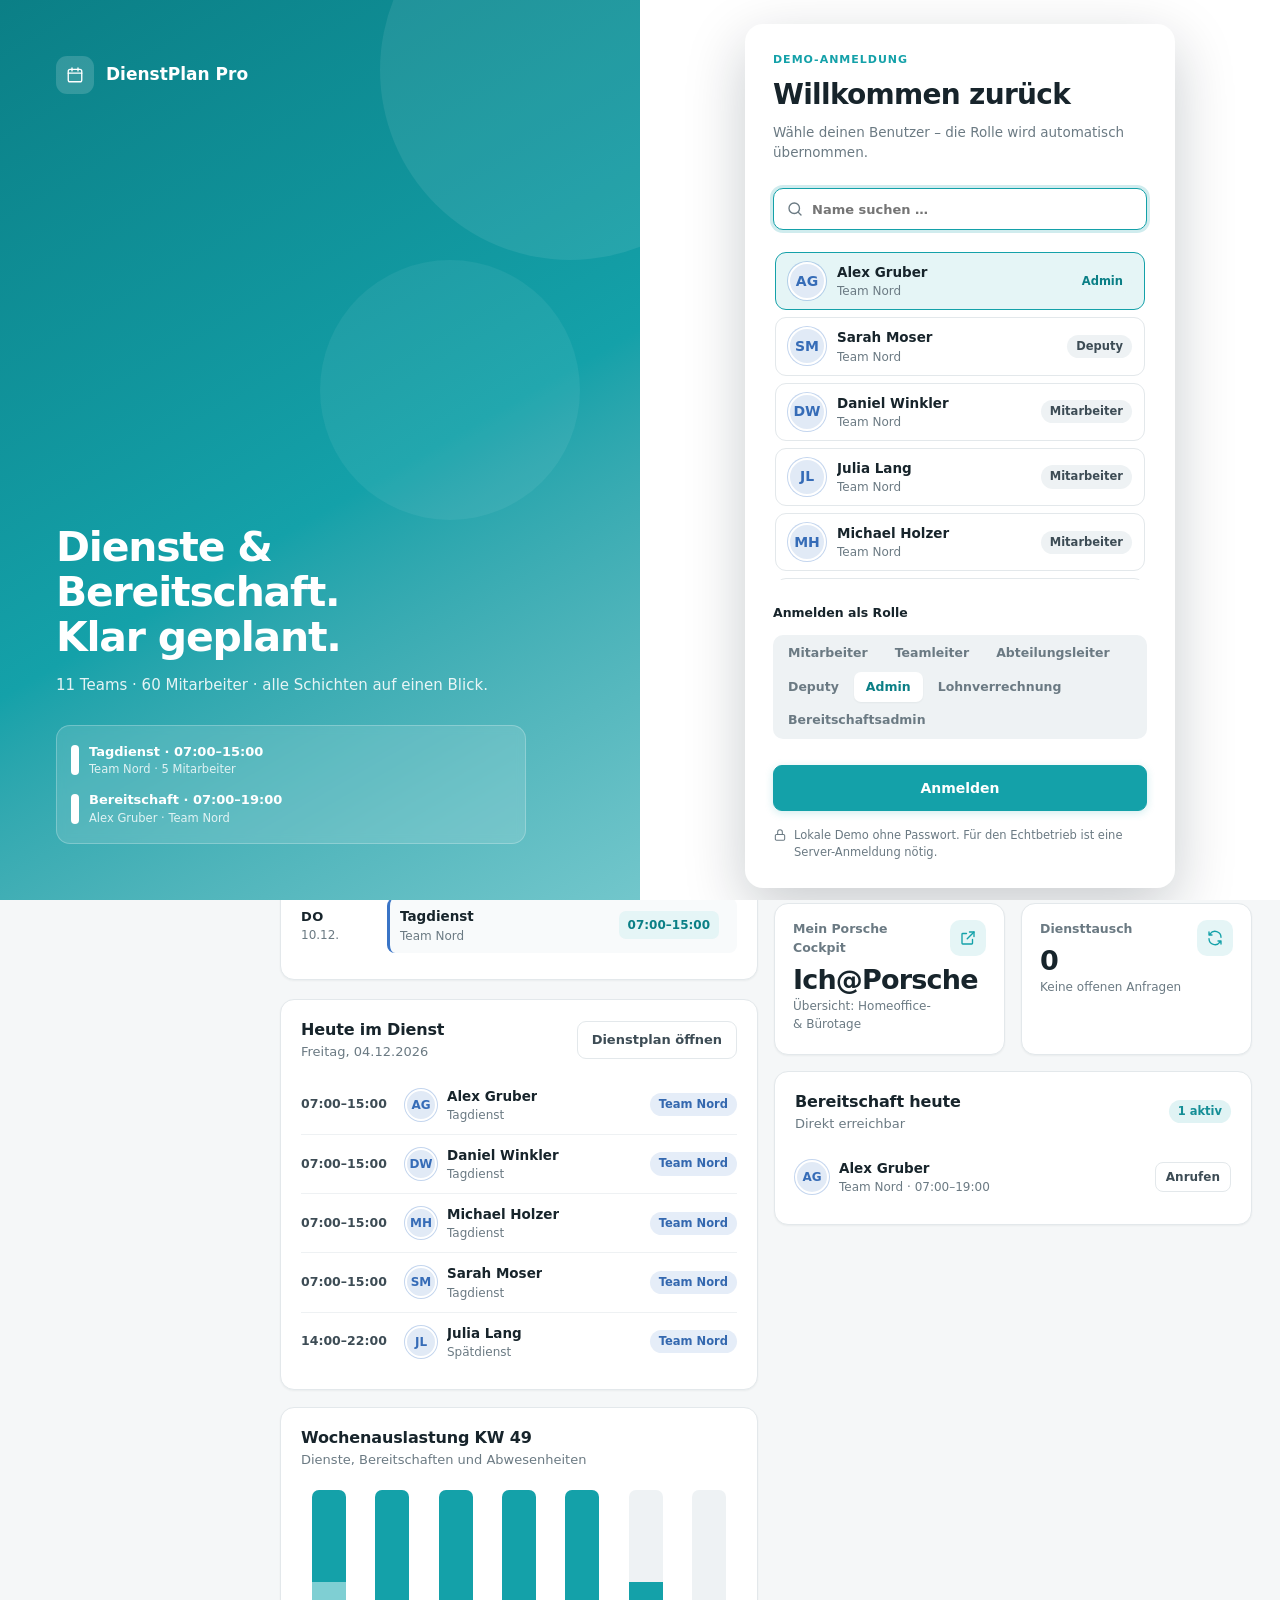
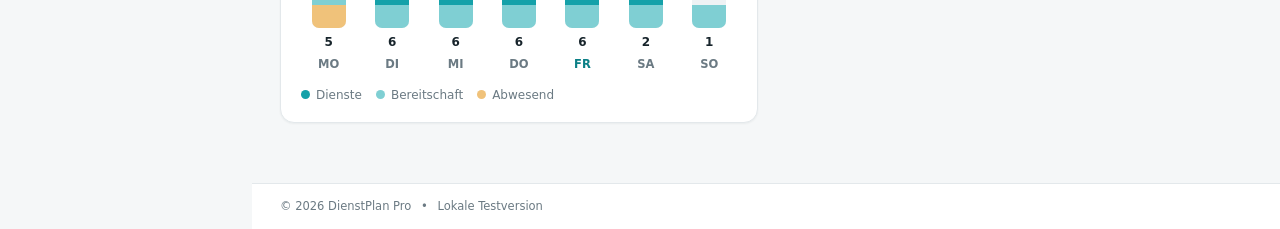
<file: DienstPlanPro/index.html>
<!doctype html>
<html lang="de">
<head>
  <meta charset="utf-8">
  <meta name="viewport" content="width=device-width, initial-scale=1">
  <meta name="theme-color" content="#14A1A9">
  <title>DienstPlan Pro – Dienst- & Bereitschaftsmanagement</title>
  <link rel="stylesheet" href="styles.css">
</head>
<body>
  <!-- Wiederverwendbare Linien-Icons (einheitlicher Stil statt Unicode-Zeichen) -->
  <svg width="0" height="0" style="position:absolute" aria-hidden="true">
    <defs>
      <symbol id="i-grid" viewBox="0 0 24 24"><rect x="3" y="3" width="7" height="7" rx="1.5"/><rect x="14" y="3" width="7" height="7" rx="1.5"/><rect x="3" y="14" width="7" height="7" rx="1.5"/><rect x="14" y="14" width="7" height="7" rx="1.5"/></symbol>
      <symbol id="i-cal" viewBox="0 0 24 24"><rect x="3" y="4.5" width="18" height="16.5" rx="2.5"/><path d="M3 9.5h18M8 2.5v4M16 2.5v4"/></symbol>
      <symbol id="i-moon" viewBox="0 0 24 24"><path d="M20 14.5A8 8 0 1 1 9.5 4a6.5 6.5 0 0 0 10.5 10.5z"/></symbol>
      <symbol id="i-sliders" viewBox="0 0 24 24"><path d="M4 6h10M18 6h2M4 12h4M12 12h8M4 18h12"/><circle cx="16" cy="6" r="2"/><circle cx="10" cy="12" r="2"/><circle cx="18" cy="18" r="2"/></symbol>
      <symbol id="i-clock" viewBox="0 0 24 24"><circle cx="12" cy="12" r="9"/><path d="M12 7v5l3 2"/></symbol>
      <symbol id="i-users" viewBox="0 0 24 24"><circle cx="9" cy="8" r="3.5"/><path d="M2.5 20c.5-3.5 3.2-5.5 6.5-5.5s6 2 6.5 5.5M16 4.5a3.5 3.5 0 0 1 0 7M18 14.8c2 .7 3.2 2.5 3.5 5.2"/></symbol>
      <symbol id="i-chart" viewBox="0 0 24 24"><path d="M4 20V10M10 20V4M16 20v-7M22 20H2"/></symbol>
      <symbol id="i-build" viewBox="0 0 24 24"><path d="M3 21h18M5 21V7l7-4 7 4v14"/><path d="M9 21v-5h6v5"/></symbol>
      <symbol id="i-shield" viewBox="0 0 24 24"><path d="M12 3l8 3v6c0 4.5-3.4 8.2-8 9-4.6-.8-8-4.5-8-9V6z"/><path d="m9 12 2 2 4-4"/></symbol>
      <symbol id="i-history" viewBox="0 0 24 24"><path d="M3 12a9 9 0 1 0 3-6.7L3 8"/><path d="M3 3v5h5M12 7v5l3 2"/></symbol>
      <symbol id="i-download" viewBox="0 0 24 24"><path d="M12 3v12M7 10l5 5 5-5M4 20h16"/></symbol>
      <symbol id="i-gear" viewBox="0 0 24 24"><circle cx="12" cy="12" r="3"/><path d="M19.4 15a1.6 1.6 0 0 0 .3 1.8l.1.1a2 2 0 1 1-2.8 2.8l-.1-.1a1.6 1.6 0 0 0-2.7 1.1V21a2 2 0 1 1-4 0v-.1a1.6 1.6 0 0 0-2.7-1.1l-.1.1a2 2 0 1 1-2.8-2.8l.1-.1A1.6 1.6 0 0 0 3.6 15H3a2 2 0 1 1 0-4h.1a1.6 1.6 0 0 0 1.1-2.7l-.1-.1a2 2 0 1 1 2.8-2.8l.1.1A1.6 1.6 0 0 0 9.7 4.4V3a2 2 0 1 1 4 0v.1a1.6 1.6 0 0 0 2.7 1.1l.1-.1a2 2 0 1 1 2.8 2.8l-.1.1a1.6 1.6 0 0 0 1.1 2.7H21a2 2 0 1 1 0 4h-.1a1.6 1.6 0 0 0-1.5 1.3z"/></symbol>
      <symbol id="i-bell" viewBox="0 0 24 24"><path d="M18 8a6 6 0 0 0-12 0c0 7-3 7-3 9h18c0-2-3-2-3-9M10 21h4"/></symbol>
      <symbol id="i-chev" viewBox="0 0 24 24"><path d="m15 18-6-6 6-6"/></symbol>
      <symbol id="i-down" viewBox="0 0 24 24"><path d="m6 9 6 6 6-6"/></symbol>
      <symbol id="i-sun" viewBox="0 0 24 24"><circle cx="12" cy="12" r="4"/><path d="M12 2v2M12 20v2M4.9 4.9l1.4 1.4M17.7 17.7l1.4 1.4M2 12h2M20 12h2M4.9 19.1l1.4-1.4M17.7 6.3l1.4-1.4"/></symbol>
      <symbol id="i-search" viewBox="0 0 24 24"><circle cx="11" cy="11" r="7"/><path d="m20 20-3.5-3.5"/></symbol>
      <symbol id="i-lock" viewBox="0 0 24 24"><rect x="4" y="11" width="16" height="10" rx="2"/><path d="M8 11V7a4 4 0 0 1 8 0v4"/></symbol>
      <symbol id="i-phone" viewBox="0 0 24 24"><path d="M5 4h4l2 5-2.5 1.5a11 11 0 0 0 5 5L15 13l5 2v4a2 2 0 0 1-2 2A16 16 0 0 1 3 6a2 2 0 0 1 2-2"/></symbol>
      <symbol id="i-mail" viewBox="0 0 24 24"><rect x="3" y="5" width="18" height="14" rx="2"/><path d="m3 7 9 6 9-6"/></symbol>
      <symbol id="i-plus" viewBox="0 0 24 24"><path d="M12 5v14M5 12h14"/></symbol>
      <symbol id="i-edit" viewBox="0 0 24 24"><path d="M4 20h4L19 9l-4-4L4 16z"/></symbol>
      <symbol id="i-trash" viewBox="0 0 24 24"><path d="M4 7h16M9 7V4h6v3M6 7l1 13h10l1-13"/></symbol>
      <symbol id="i-copy" viewBox="0 0 24 24"><rect x="8" y="8" width="12" height="12" rx="2"/><path d="M4 16V6a2 2 0 0 1 2-2h10"/></symbol>
      <symbol id="i-home" viewBox="0 0 24 24"><path d="M3 11 12 4l9 7M5 10v10h14V10"/></symbol>
      <symbol id="i-travel" viewBox="0 0 24 24"><path d="M9.93,21.13l-2.48-4.6l-4.6-2.47L4.63,12.3l3.63,0.63l2.55-2.55L2.88,7l2.1-2.15l9.63,1.7l3.1-3.1q0.58-0.57 1.43-0.57q0.85,0 1.43,0.57t0.57,1.41T20.55,6.27L17.43,9.4l1.7,9.6L17,21.13L13.6,13.2l-2.55,2.55l0.65,3.6L9.93,21.13Z"/></symbol>
      <symbol id="i-plane" viewBox="0 0 24 24"><path d="M10 14 3 11l1-2 8 1 4-5c1-1 3-1 3 0s0 2-1 3l-5 4 1 8-2 1-3-7z"/></symbol>
      <symbol id="i-alert" viewBox="0 0 24 24"><path d="M12 3 2 20h20z"/><path d="M12 10v4M12 17h0"/></symbol>
      <symbol id="i-check" viewBox="0 0 24 24"><path d="m5 12 5 5 9-10"/></symbol>
      <symbol id="i-spark" viewBox="0 0 24 24"><path d="M12 3v4M12 17v4M3 12h4M17 12h4M6 6l2.5 2.5M15.5 15.5 18 18M6 18l2.5-2.5M15.5 8.5 18 6"/></symbol>
      <symbol id="i-filter" viewBox="0 0 24 24"><path d="M3 5h18l-7 8v6l-4 2v-8z"/></symbol>
      <symbol id="i-file" viewBox="0 0 24 24"><path d="M14 3H6v18h12V7z"/><path d="M14 3v4h4"/></symbol>
      <symbol id="i-dots" viewBox="0 0 24 24"><circle cx="5" cy="12" r="1.3"/><circle cx="12" cy="12" r="1.3"/><circle cx="19" cy="12" r="1.3"/></symbol>
      <symbol id="i-eye" viewBox="0 0 24 24"><path d="M2 12s3.5-7 10-7 10 7 10 7-3.5 7-10 7S2 12 2 12z"/><circle cx="12" cy="12" r="3"/></symbol>
      <symbol id="i-upload" viewBox="0 0 24 24"><path d="M12 15V3M7 8l5-5 5 5M4 20h16"/></symbol>
      <symbol id="i-refresh" viewBox="0 0 24 24"><path d="M20 11a8 8 0 0 0-14.5-4.5L4 8M4 4v4h4M4 13a8 8 0 0 0 14.5 4.5L20 16M20 20v-4h-4"/></symbol>
      <symbol id="i-undo" viewBox="0 0 24 24"><path d="M9 14 4 9l5-5"/><path d="M4 9h10a6 6 0 0 1 0 12h-3"/></symbol>
      <symbol id="i-chat" viewBox="0 0 24 24"><path d="M20 12a8 8 0 0 1-11.6 7.1L4 20l1-4.1A8 8 0 1 1 20 12z"/><path d="M9 11h6M9 14h4"/></symbol><symbol id="i-star" viewBox="0 0 24 24"><path d="M12 3.5l2.6 5.3 5.9.9-4.3 4.1 1 5.8L12 16.9l-5.2 2.7 1-5.8-4.3-4.1 5.9-.9z"/></symbol><symbol id="i-external" viewBox="0 0 24 24"><path d="M14 4h6v6"/><path d="M20 4l-9 9"/><path d="M18 14v5a1 1 0 0 1-1 1H5a1 1 0 0 1-1-1V7a1 1 0 0 1 1-1h5"/></symbol>
    <symbol id="i-menu" viewBox="0 0 24 24"><path d="M4 6h16M4 12h16M4 18h16"/></symbol>
    </defs>
  </svg>
  <div class="app-shell">
    <aside class="sidebar" id="sidebar">
      <div class="brand">
        <div class="brand-mark"><svg class="ic"><use href="#i-cal"/></svg></div>
        <div><strong>DienstPlan <span>Pro</span></strong><small>Dienst- &amp; Bereitschaftsmanagement</small></div>
      </div>
      <button class="sidebar-collapse" id="sidebar-collapse" type="button" aria-label="Menü einklappen" title="Menü einklappen"><svg class="ic"><use href="#i-chev"/></svg></button>
      <div class="workspace-label">ARBEITSBEREICH</div>
      <nav id="main-nav" aria-label="Hauptnavigation">
        <button class="nav-item active" data-page="Dashboard"><svg class="ic"><use href="#i-grid"/></svg><em>Dashboard</em></button>
        <button class="nav-item" data-page="Dienstplan"><svg class="ic"><use href="#i-cal"/></svg><em>Dienstplan</em></button>
        <button class="nav-item" data-page="Bereitschaft"><svg class="ic"><use href="#i-moon"/></svg><em>Bereitschaft</em></button>
        <button class="nav-item" data-page="Dienstzeiten"><svg class="ic"><use href="#i-clock"/></svg><em>Dienstzeiten</em></button>
        <button class="nav-item" data-page="Kontakte"><svg class="ic"><use href="#i-users"/></svg><em>Kontakte</em></button>
        <button class="nav-item" data-page="Berichte / Export"><svg class="ic"><use href="#i-chart"/></svg><em>Berichte / Export</em></button>
        <div class="workspace-label admin-label">VERWALTUNG</div>
        <button class="nav-item" data-page="Administration"><svg class="ic"><use href="#i-build"/></svg><em>Administration</em></button>
        <button class="nav-item" data-page="Bereitschaft verwalten" id="nav-standby-admin"><svg class="ic"><use href="#i-sliders"/></svg><em>Bereitschaft verwalten</em></button>
        <button class="nav-item" data-page="Team Berechtigungen"><svg class="ic"><use href="#i-shield"/></svg><em>Team Berechtigungen</em></button>
        <button class="nav-item" data-page="Audit Log"><svg class="ic"><use href="#i-history"/></svg><em>Audit Log</em></button>
        <button class="nav-item" data-page="Export Audit"><svg class="ic"><use href="#i-download"/></svg><em>Export Audit</em></button>
      </nav>
      <div class="sidebar-bottom">
        <div class="profile">
          <div class="avatar">MM</div><div class="profile-copy"><b>Max Mustermann</b><small id="role-label">Teamleiter</small></div><button id="profile-menu" title="Benutzer wechseln / anmelden"><svg class="ic"><use href="#i-down"/></svg></button>
        </div>
      </div>
    </aside>

    <main class="main">
      <header class="topbar">
        <button class="btn back-dashboard" id="back-dashboard" type="button" aria-label="Zurück zum Dashboard"><svg class="ic"><use href="#i-chev"/></svg><span class="bd-long">Zurück zum Dashboard</span><span class="bd-short">Zurück</span></button>
        <button class="mobile-menu" id="mobile-menu" aria-label="Menü öffnen"><svg class="ic"><use href="#i-menu"/></svg></button>
        <div class="breadcrumbs">Arbeitsbereich <span>/</span> <b id="crumb">Dashboard</b></div>
        <button class="global-search" id="global-search-btn" type="button"><svg class="ic"><use href="#i-search"/></svg><span>Suchen: Mitarbeiter, Team, Dienst …</span><kbd>Strg K</kbd></button>
        <div class="top-actions">
          <span class="top-date" id="top-date"></span>
          <button class="top-icon-btn" id="theme-toggle" type="button" title="Hell/Dunkel umschalten" aria-label="Hell/Dunkel umschalten"><svg class="ic"><use href="#i-moon"/></svg></button>
          <div class="notification-wrap">
            <button class="notification-trigger" id="notification-trigger" type="button" title="Benachrichtigungen" aria-label="Benachrichtigungen öffnen" aria-expanded="false" aria-controls="notification-panel">
              <svg class="ic"><use href="#i-bell"/></svg>
              <span class="notification-count" id="notification-count" hidden>0</span>
            </button>
            <section class="notification-panel" id="notification-panel" aria-label="Benachrichtigungen" hidden>
              <div class="notification-panel-head"><div><b>Benachrichtigungen</b><small id="notification-summary">Keine ungelesenen Meldungen</small></div><button type="button" class="notification-read-all" id="notification-read-all">Alle gelesen</button></div>
              <div class="notification-list" id="notification-list"></div>
            </section>
          </div>
          <div class="account-wrap">
            <button type="button" class="top-avatar" id="top-avatar" aria-label="Mein Konto" aria-haspopup="dialog" aria-expanded="false" title="Mein Konto">MM</button>
            <section class="account-panel" id="account-panel" aria-label="Mein Konto" hidden></section>
          </div>
        </div>
      </header>
      <div class="content" id="content"></div>
      <footer>© 2026 DienstPlan Pro <span>•</span> Lokale Testversion</footer>
    </main>
  </div>
  <div class="login-screen" id="login-modal" hidden>
    <div class="login-hero">
      <div class="login-hero-brand"><span class="login-hero-logo"><svg class="ic"><use href="#i-cal"/></svg></span><b>DienstPlan Pro</b></div>
      <div class="login-hero-copy">
        <h1>Dienste &amp; Bereitschaft.<br>Klar geplant.</h1>
        <p id="login-hero-stats"></p>
        <div class="login-hero-card" id="login-hero-card"></div>
      </div>
      <span class="login-hero-circle" aria-hidden="true"></span>
    </div>
    <div class="login-panel">
      <section class="login-dialog" role="dialog" aria-modal="true" aria-labelledby="login-title">
        <div class="eyebrow">DEMO-ANMELDUNG</div>
        <h2 id="login-title">Willkommen zurück</h2>
        <p>Wähle deinen Benutzer – die Rolle wird automatisch übernommen.</p>
        <form id="login-form">
          <label class="login-search"><svg class="ic"><use href="#i-search"/></svg><input id="login-user-search" type="search" placeholder="Name suchen …" autocomplete="off" aria-label="Name suchen"></label>
          <div class="login-user-list" id="login-user-list" role="listbox" aria-label="Benutzer"></div>
          <div class="login-role-row"><span>Anmelden als Rolle</span><div class="login-role-chips" id="login-role-chips"></div></div>
          <button class="btn primary login-submit" type="submit">Anmelden</button>
        </form>
        <small class="login-note"><svg class="ic"><use href="#i-lock"/></svg>Lokale Demo ohne Passwort. Für den Echtbetrieb ist eine Server-Anmeldung nötig.</small>
        <button class="login-close" id="login-close" type="button" aria-label="Schließen">×</button>
      </section>
    </div>
  </div>
  <div class="toast" id="toast" role="status"></div>
  <script src="i18n.js"></script>
  <script src="app.js"></script>
</body>
</html>
</file>
<file: DienstPlanPro/styles.css>
/* =====================================================================
   DienstPlan Pro – Stylesheet (überarbeitet 11/2026)
   Ein Satz Design-Variablen steuert Hell/Dunkel und die Akzentfarbe.
   ===================================================================== */
:root{
  --accent-color:#14A1A9;--accent-hover:#0e8a91;--accent-dark:#0b7f86;--accent-soft:#e6f6f6;--accent-ring:rgba(20,161,169,.18);
  --bg:#f5f7f8;--surface:#ffffff;--surface-2:#f8fafb;--surface-3:#eef2f4;--sidebar:#f0f3f4;
  --ink:#17242b;--ink-2:#3d4c55;--muted:#6b7a83;--line:#e3e8eb;--line-2:#eef1f3;
  --green:#1f9a63;--green-soft:#e6f5ee;--amber:#c27a12;--amber-soft:#fdf2df;--red:#c93a46;--red-soft:#fde9ea;--blue-soft:#e8f0fb;
  --shadow-sm:0 1px 2px rgba(16,32,40,.05);--shadow:0 6px 20px rgba(16,32,40,.07);--shadow-lg:0 20px 60px rgba(10,25,35,.22);
  --radius:14px;--radius-sm:9px;
  --font:Inter,ui-sans-serif,system-ui,-apple-system,"Segoe UI",Roboto,sans-serif;
}
body.navy-accent{--accent-color:#0068A8;--accent-hover:#00588f;--accent-dark:#004d7d;--accent-soft:#e3eef6;--accent-ring:rgba(0,104,168,.2)}
body.dark-mode{
  --bg:#14191c;--surface:#1c2327;--surface-2:#20282c;--surface-3:#29333a;--sidebar:#182024;
  --ink:#e9eef0;--ink-2:#c9d3d7;--muted:#9aa9b0;--line:#2f3a40;--line-2:#273136;
  --accent-soft:rgba(20,161,169,.16);--green-soft:rgba(31,154,99,.18);--amber-soft:rgba(214,155,56,.18);--red-soft:rgba(201,58,70,.2);--blue-soft:rgba(57,116,198,.2);
  --shadow-sm:none;--shadow:0 8px 24px rgba(0,0,0,.3);--shadow-lg:0 20px 60px rgba(0,0,0,.55);
  color-scheme:dark;
}
body.dark-mode.navy-accent{--accent-color:#2f8fd1;--accent-hover:#0068A8;--accent-dark:#8cc3ea;--accent-soft:rgba(47,143,209,.18)}
body.dark-mode:not(.navy-accent){--accent-dark:#55cbd0}

*{box-sizing:border-box}
html{-webkit-text-size-adjust:100%}
body{margin:0;background:var(--bg);color:var(--ink);font:14px/1.5 var(--font);-webkit-font-smoothing:antialiased}
button,input,select,textarea{font:inherit;color:inherit}
a{color:var(--accent-dark)}
[hidden]{display:none!important}
.ic{width:18px;height:18px;flex:none;fill:none;stroke:currentColor;stroke-width:1.8;stroke-linecap:round;stroke-linejoin:round}
h1{font-size:25px;letter-spacing:-.5px;margin:0 0 4px;line-height:1.2}
h2{font-size:16px;margin:0 0 4px;letter-spacing:-.15px}
h3{margin:0}
.sub,p.sub{color:var(--muted);font-size:13px;margin:0}
.muted{color:var(--muted)}.small{font-size:12px}.block{display:block}.nowrap{white-space:nowrap}.wrap{white-space:normal!important}.num{text-align:right;font-variant-numeric:tabular-nums}
.dot{display:inline-block;width:9px;height:9px;border-radius:50%;background:var(--c,var(--accent-color));flex:none}

/* ---------- Grundlayout ---------- */
.app-shell{min-height:100vh}
.sidebar{position:fixed;inset:0 auto 0 0;width:252px;height:100dvh;background:var(--sidebar);border-right:1px solid var(--line);display:flex;flex-direction:column;padding:20px 12px 12px;z-index:50;transition:width .2s ease,transform .22s ease}
.brand{display:flex;align-items:center;gap:11px;padding:0 8px 20px;min-width:0}
.brand-mark{width:38px;height:38px;flex:none;border-radius:11px;display:grid;place-items:center;color:#fff;background:linear-gradient(140deg,var(--accent-color),var(--accent-dark));box-shadow:0 4px 12px var(--accent-ring)}
.brand-mark .ic{width:20px;height:20px}
.brand strong{display:block;font-size:15.5px;letter-spacing:-.2px;white-space:nowrap}.brand strong span{color:var(--accent-color)}
.brand small{display:block;font-size:11px;color:var(--muted);white-space:nowrap;overflow:hidden;text-overflow:ellipsis}
.sidebar-collapse{position:absolute;top:68px;right:-13px;width:26px;height:26px;border-radius:50%;border:1px solid var(--line);background:var(--surface);color:var(--muted);display:grid;place-items:center;cursor:pointer;box-shadow:var(--shadow-sm);z-index:2;padding:0}
.sidebar-collapse .ic{width:14px;height:14px;transition:transform .2s}
.sidebar-collapse:hover{color:var(--accent-color);border-color:var(--accent-color)}
.workspace-label{font-size:10.5px;font-weight:700;letter-spacing:.08em;color:var(--muted);padding:10px 10px 6px;opacity:.85}
.admin-label{padding-top:16px}
#main-nav{flex:1 1 auto;min-height:0;overflow-y:auto;overflow-x:hidden;scrollbar-width:thin;padding-bottom:8px}
.nav-item{width:100%;display:flex;align-items:center;gap:11px;padding:9px 10px;margin:1px 0;border:0;border-radius:var(--radius-sm);background:transparent;color:var(--ink-2);font-size:13.5px;font-weight:550;text-align:left;cursor:pointer;white-space:nowrap;transition:background .15s,color .15s}
.nav-item em{font-style:normal;overflow:hidden;text-overflow:ellipsis}
.nav-item .ic{color:var(--muted)}
.nav-item:hover{background:var(--surface-3);color:var(--ink)}
.nav-item.active{background:var(--surface);color:var(--accent-dark);box-shadow:var(--shadow-sm),inset 3px 0 0 var(--accent-color)}
.nav-item.active .ic{color:var(--accent-color)}
body.dark-mode .nav-item.active{background:var(--surface-3)}
.sidebar-bottom{flex:none;padding-top:8px}
.profile{display:flex;align-items:center;gap:10px;padding:9px 10px;border-radius:12px;background:var(--surface);border:1px solid var(--line);cursor:pointer;min-width:0}
.profile:hover{border-color:var(--accent-color)}
.avatar,.top-avatar{width:34px;height:34px;flex:none;border-radius:50%;display:grid;place-items:center;font-size:12px;font-weight:750;background:var(--accent-soft);color:var(--accent-dark)}
.profile-copy{flex:1;min-width:0}.profile-copy b,.profile-copy small{display:block;white-space:nowrap;overflow:hidden;text-overflow:ellipsis}
.profile-copy b{font-size:13px}.profile-copy small{font-size:11.5px;color:var(--muted)}
#profile-menu{border:0;background:transparent;color:var(--muted);cursor:pointer;padding:2px;display:grid;place-items:center}
.sidebar.collapsed{width:72px}
.sidebar.collapsed .brand{justify-content:center;padding-left:0;padding-right:0}
.sidebar.collapsed .brand>div:not(.brand-mark),.sidebar.collapsed .workspace-label,.sidebar.collapsed .nav-item em,.sidebar.collapsed .profile-copy,.sidebar.collapsed #profile-menu{display:none}
.sidebar.collapsed .nav-item{justify-content:center;padding:10px 0}
.sidebar.collapsed .profile{justify-content:center;padding:6px;border:0;background:transparent}
.sidebar.collapsed .sidebar-collapse .ic{transform:rotate(180deg)}
.sidebar.collapsed #main-nav{padding-top:10px}
.main{margin-left:252px;min-height:100vh;display:flex;flex-direction:column;transition:margin-left .2s ease}
.sidebar.collapsed~.main{margin-left:72px}
.topbar{position:sticky;top:0;z-index:40;height:62px;display:flex;align-items:center;gap:14px;padding:0 28px;background:color-mix(in srgb,var(--surface) 88%,transparent);backdrop-filter:blur(10px);border-bottom:1px solid var(--line)}
.mobile-menu{display:none}
.breadcrumbs{font-size:13px;color:var(--muted);min-width:0;white-space:nowrap;overflow:hidden;text-overflow:ellipsis}.breadcrumbs span{padding:0 7px;opacity:.6}.breadcrumbs b{color:var(--ink)}
.top-actions{margin-left:auto;display:flex;align-items:center;gap:10px}
.top-date{font-size:12.5px;color:var(--muted);font-weight:600;padding-right:6px;white-space:nowrap}
.top-icon-btn,.notification-trigger{position:relative;width:38px;height:38px;border-radius:10px;border:1px solid var(--line);background:var(--surface);color:var(--ink-2);display:grid;place-items:center;cursor:pointer;transition:border-color .15s,color .15s}
.top-icon-btn:hover,.notification-trigger:hover,.notification-trigger[aria-expanded="true"]{border-color:var(--accent-color);color:var(--accent-color)}
.content{flex:1;width:100%;max-width:1520px;margin:0 auto;padding:26px 28px 40px}
footer{padding:14px 28px;border-top:1px solid var(--line);color:var(--muted);font-size:11.5px;background:var(--surface)}footer span{padding:0 6px}

/* ---------- Bausteine ---------- */
.page-heading{display:flex;justify-content:space-between;align-items:flex-end;gap:18px;margin-bottom:20px;flex-wrap:wrap}
.page-heading>div:first-child{min-width:0}
.eyebrow,.card-kicker{font-size:11px;font-weight:750;letter-spacing:.09em;color:var(--accent-color);margin-bottom:5px}
.btn-row{display:flex;gap:8px;flex-wrap:wrap;align-items:center}.btn-row.end{justify-content:flex-end}
.modal-actions{justify-content:flex-end;margin-top:18px}
.btn{display:inline-flex;align-items:center;justify-content:center;gap:6px;min-height:38px;padding:0 14px;border-radius:var(--radius-sm);border:1px solid var(--line);background:var(--surface);color:var(--ink-2);font-size:13px;font-weight:600;cursor:pointer;white-space:nowrap;text-decoration:none;transition:background .15s,border-color .15s,color .15s,box-shadow .15s}
.btn:hover{border-color:color-mix(in srgb,var(--accent-color) 55%,var(--line));color:var(--ink)}
.btn:focus-visible,.chip:focus-visible,.nav-item:focus-visible{outline:2px solid var(--accent-color);outline-offset:2px}
.btn:disabled{opacity:.5;cursor:not-allowed}
.btn.primary{background:var(--accent-color);border-color:var(--accent-color);color:#fff;box-shadow:0 2px 8px var(--accent-ring)}
.btn.primary:hover{background:var(--accent-hover);border-color:var(--accent-hover);color:#fff}
.btn.soft{background:var(--accent-soft);border-color:transparent;color:var(--accent-dark)}
.btn.danger{color:var(--red)}.btn.danger:hover{border-color:var(--red);background:var(--red-soft);color:var(--red)}
.btn.ghost{border-color:transparent;background:transparent}
.btn.small{min-height:30px;padding:0 10px;font-size:12px;border-radius:8px}
.link-btn{border:0;background:none;color:var(--accent-dark);font-weight:650;cursor:pointer;padding:0}
.icon-btn{width:34px;height:34px;border:0;border-radius:8px;background:transparent;color:var(--muted);font-size:22px;line-height:1;cursor:pointer;display:grid;place-items:center}
.icon-btn:hover{background:var(--surface-3);color:var(--ink)}
.panel,.settings-card,.stat-card,.calendar-card,.team-card{background:var(--surface);border:1px solid var(--line);border-radius:var(--radius);box-shadow:var(--shadow-sm)}
.panel,.settings-card{padding:18px 20px;margin-bottom:16px;min-width:0}
.settings-card>h2{margin-bottom:2px}
.panel-head{display:flex;align-items:center;justify-content:space-between;gap:12px;margin-bottom:14px}
.panel-head h2{margin:0}
.pill{display:inline-flex;align-items:center;gap:5px;padding:3px 9px;border-radius:20px;font-size:11.5px;font-weight:650;white-space:nowrap;background:color-mix(in srgb,var(--c,#6b7a83) 13%,var(--surface));color:color-mix(in srgb,var(--c,#56646c) 85%,var(--ink))}
.pill.teal{--c:var(--accent-color)}
.kind-dienst{--c:#14A1A9}.kind-bereitschaft{--c:#3974c6}.kind-abwesenheit{--c:#c27a12}.kind-arbeitsort{--c:#596579}
.act-erstellt,.act-erfolgreich{--c:#1f9a63}.act-geändert{--c:#3974c6}.act-gelöscht{--c:#c93a46}.act-hinweis{--c:#c27a12}
.chip-row{display:flex;gap:6px;flex-wrap:wrap}
.chip{display:inline-flex;align-items:center;gap:6px;min-height:32px;padding:0 12px;border-radius:20px;border:1px solid var(--line);background:var(--surface);color:var(--ink-2);font-size:12.5px;font-weight:600;cursor:pointer;white-space:nowrap}
.chip:hover{border-color:var(--accent-color)}
.chip.active{background:var(--accent-soft);border-color:color-mix(in srgb,var(--accent-color) 40%,transparent);color:var(--accent-dark)}
.input,.form-select,select,input:not([type]),input[type=text],input[type=search],input[type=email],input[type=date],input[type=time],textarea{min-height:38px;padding:0 11px;border:1px solid var(--line);border-radius:var(--radius-sm);background:var(--surface);color:var(--ink);font-size:13px;outline:none;transition:border-color .15s,box-shadow .15s;min-width:0}
textarea{padding:10px 12px;line-height:1.45;resize:vertical}
select[multiple],select[size]{padding:6px}
.input:focus,select:focus,input:focus,textarea:focus{border-color:var(--accent-color);box-shadow:0 0 0 3px var(--accent-ring)}
input[type=color]{width:44px;height:36px;padding:3px;border:1px solid var(--line);border-radius:8px;background:var(--surface);cursor:pointer}
.legend{display:flex;gap:14px;flex-wrap:wrap;font-size:12px;color:var(--muted);margin-top:12px}.legend span{display:inline-flex;align-items:center;gap:6px}
.empty-note{padding:28px 16px;text-align:center;color:var(--muted);font-size:13px}
.more-line{padding-top:10px;font-size:12.5px;color:var(--muted)}
.av{display:inline-grid;place-items:center;flex:none;border-radius:50%;overflow:hidden;font-weight:750;background:color-mix(in srgb,var(--c) 15%,var(--surface));color:color-mix(in srgb,var(--c) 90%,var(--ink));border:2px solid var(--surface);box-shadow:0 0 0 1px color-mix(in srgb,var(--c) 30%,transparent)}
.av img{width:100%;height:100%;object-fit:cover}
.person{display:flex;align-items:center;gap:10px;min-width:0}.person b{display:block;font-size:13.5px;white-space:nowrap;overflow:hidden;text-overflow:ellipsis}.person small{display:block;font-size:12px;color:var(--muted)}
.info-box{display:flex;align-items:center;gap:8px;flex-wrap:wrap;padding:11px 14px;margin:12px 0;border-radius:10px;background:var(--amber-soft);color:color-mix(in srgb,var(--amber) 80%,var(--ink));font-size:13px}
.info-box.warn{background:var(--red-soft);color:color-mix(in srgb,var(--red) 85%,var(--ink))}

/* ---------- Kennzahlen ---------- */
.stats{display:grid;grid-template-columns:repeat(4,minmax(0,1fr));gap:14px;margin-bottom:16px}
.stats.stats-2,.employee-stats{grid-template-columns:repeat(3,minmax(0,1fr))}.stats.stats-2{grid-template-columns:repeat(2,minmax(0,1fr));max-width:720px}
.stat-card{padding:16px 18px;display:flex;justify-content:space-between;align-items:flex-start;gap:12px;min-width:0}
.stat-card>div:first-child{min-width:0;flex:1}
.stat-label{font-size:12.5px;color:var(--muted);font-weight:600}
.stat-value{font-size:27px;font-weight:750;letter-spacing:-.8px;margin:6px 0 2px;line-height:1.15}.stat-value small{font-size:15px;color:var(--muted);font-weight:600;letter-spacing:0}
.stat-value.small-value{font-size:17px;letter-spacing:0}
.stat-note{font-size:12px;color:var(--muted)}
.stat-icon{width:36px;height:36px;flex:none;border-radius:10px;display:grid;place-items:center;background:var(--accent-soft);color:var(--accent-color);font-weight:800}
.stat-icon.amber{background:var(--amber-soft);color:var(--amber)}.stat-icon.red{background:var(--red-soft);color:var(--red)}
.meter{height:7px;border-radius:5px;background:var(--surface-3);overflow:hidden;margin:7px 0 6px}.meter i{display:block;height:100%;background:var(--green);border-radius:5px}.meter.warn i{background:#d69b38}
.stats .stat-card:first-child .meter i{background:var(--accent-color)}
body.navy-accent:not(.dark-mode) .page-heading+.stats .stat-card{background:#004d7d;border-color:#004d7d;color:#fff}
body.navy-accent:not(.dark-mode) .page-heading+.stats .stat-card .stat-label,body.navy-accent:not(.dark-mode) .page-heading+.stats .stat-card .stat-note,body.navy-accent:not(.dark-mode) .page-heading+.stats .stat-card .stat-value small{color:rgba(255,255,255,.78)}
body.navy-accent:not(.dark-mode) .page-heading+.stats .stat-icon{background:rgba(255,255,255,.15);color:#fff}

/* ---------- Dashboard ---------- */
.dashboard-grid{display:grid;grid-template-columns:minmax(0,1.5fr) minmax(0,1fr);gap:16px}
.dashboard-grid-b{grid-template-columns:minmax(0,1fr) minmax(0,1.2fr)}
.schedule-row{display:grid;grid-template-columns:92px minmax(0,1fr) auto;gap:12px;align-items:center;padding:10px 0;border-bottom:1px solid var(--line-2)}
.schedule-row:last-of-type{border-bottom:0}
.schedule-row.standby-row{grid-template-columns:minmax(0,1fr) auto}
.schedule-time{font-size:12.5px;font-weight:700;color:var(--ink-2);font-variant-numeric:tabular-nums}
.week-bars{display:flex;gap:8px;align-items:flex-end;height:190px;padding-top:6px}
.week-bar{flex:1;display:flex;flex-direction:column;align-items:center;gap:5px;height:100%}
.week-bar-stack{flex:1;width:min(34px,100%);display:flex;flex-direction:column-reverse;border-radius:7px;overflow:hidden;background:var(--surface-3)}
.week-bar-stack i{display:block}.week-bar-stack .d{background:var(--accent-color)}.week-bar-stack .s{background:#7fcfd3}.week-bar-stack .a{background:#f0c27a}
.week-bar b{font-size:12px}.week-bar span{font-size:11.5px;color:var(--muted);font-weight:650}
.week-bar.today span{color:var(--accent-dark);font-weight:800}
.issue-row{display:grid;grid-template-columns:36px minmax(0,1fr) auto;gap:12px;align-items:center;padding:10px 0;border-bottom:1px solid var(--line-2)}
.issue-row:last-child{border-bottom:0}
.issue-row b{display:block;font-size:13.5px}.issue-row small{display:block;color:var(--muted);font-size:12px}
.issue-icon{width:36px;height:36px;border-radius:10px;display:grid;place-items:center;background:var(--amber-soft);color:var(--amber)}
.issue-row.crit .issue-icon{background:var(--red-soft);color:var(--red)}
.today-hero{padding:18px 20px;margin-bottom:16px;border-radius:var(--radius);color:#fff;background:linear-gradient(135deg,var(--accent-dark),var(--accent-color));box-shadow:0 6px 18px var(--accent-ring)}
body.dark-mode .today-hero{background:linear-gradient(135deg,color-mix(in srgb,var(--accent-color) 55%,#000),var(--accent-color))}
.today-hero span{font-size:11px;font-weight:750;letter-spacing:.09em;opacity:.85}.today-hero b{display:block;font-size:21px;margin:3px 0}.today-hero small{opacity:.9}
.employee-dashboard-grid{display:grid;grid-template-columns:1fr 1fr;gap:16px;align-items:start}
.employee-schedule-row{grid-template-columns:110px minmax(0,1fr) auto;border-left:3px solid var(--c);padding-left:10px;margin-bottom:6px;border-bottom:0;background:var(--surface-2);border-radius:8px}
.schedule-date{font-size:12.5px;color:var(--muted);font-weight:650;white-space:nowrap}
.employee-schedule-main b,.employee-schedule-main small{display:block}.employee-schedule-main small{color:var(--muted);font-size:12px}
.employee-time-pill{background:var(--accent-soft);color:var(--accent-dark);border-radius:7px;padding:5px 9px;font-size:12px;font-weight:700;white-space:nowrap;margin-right:8px}
.employee-empty{padding:22px 12px;color:var(--muted);text-align:center;background:var(--surface-2);border-radius:10px}

/* ---------- Kalender: Filter & Navigation ---------- */
.calendar-filterbar{display:flex;align-items:flex-end;gap:12px;flex-wrap:wrap;margin-bottom:12px}
.filter-field{display:flex;flex-direction:column;gap:4px;min-width:180px}
.filter-field>span{font-size:11px;font-weight:700;letter-spacing:.06em;text-transform:uppercase;color:var(--muted)}
.filter-field select,.filter-field input{width:100%}
.calendar-toolbar{display:flex;justify-content:space-between;align-items:center;gap:12px;flex-wrap:wrap;margin-bottom:12px}
.calendar-nav{display:flex;align-items:center;gap:8px;min-width:0}
.calendar-nav .btn{min-width:38px;padding:0 11px;font-size:16px}.calendar-nav #today{font-size:13px}
.calendar-nav strong{font-size:15px;min-width:190px;text-align:center;white-space:nowrap}
.kw-pill{display:inline-block;margin-left:6px;padding:2px 8px;border-radius:20px;background:var(--surface-3);color:var(--muted);font-size:11.5px;font-weight:700;vertical-align:middle}
.view-switch{display:inline-flex;background:var(--surface-3);padding:3px;border-radius:10px}
.view-switch button{border:0;background:transparent;padding:7px 14px;border-radius:7px;font-size:13px;font-weight:600;color:var(--muted);cursor:pointer}
.view-switch button.active{background:var(--surface);color:var(--accent-dark);box-shadow:var(--shadow-sm)}
.calendar-card{overflow:hidden}
.calendar-scroll{overflow-x:auto}

/* ---------- Kalender: Raster ---------- */
.cal-cols{--cols:7}
.week-grid{display:grid;grid-template-columns:repeat(var(--cols),minmax(110px,1fr));min-width:0}
.day-head{padding:10px 6px;text-align:center;font-size:11.5px;font-weight:650;color:var(--muted);border-bottom:1px solid var(--line);border-left:1px solid var(--line-2);background:var(--surface-2)}
.day-head:first-child{border-left:0}
.day-head b{display:block;font-size:18px;color:var(--ink);margin-top:2px}
.day-head.today{color:var(--accent-dark)}.day-head.today b{color:#fff;background:var(--accent-color);width:32px;height:32px;border-radius:50%;display:grid;place-items:center;margin:2px auto 0;font-size:15px}
.week-day-cell{min-height:150px;padding:6px;border-left:1px solid var(--line-2);min-width:0}
.week-day-cell:nth-child(n){border-top:0}
.week-grid>.week-day-cell:nth-of-type(1){border-left:0}
.week-day-cell.today,.month-cell.today{background:color-mix(in srgb,var(--accent-color) 5%,var(--surface))}
.calendar-empty{display:block;color:var(--muted);opacity:.5;font-size:12px;padding:8px 4px}
.month-grid{display:grid;grid-template-columns:repeat(var(--cols),minmax(0,1fr));min-width:640px}
.month-head{padding:9px 4px;text-align:center;font-size:11.5px;font-weight:700;color:var(--muted);background:var(--surface-2);border-bottom:1px solid var(--line)}
.month-cell{min-height:118px;padding:6px;border-right:1px solid var(--line-2);border-bottom:1px solid var(--line-2);min-width:0;display:flex;flex-direction:column}
.month-cell.is-blank{background:var(--surface-2)}
.month-cell .date{font-size:12.5px;font-weight:700;color:var(--ink-2);margin:0 0 3px 2px}
.month-cell.today .date{color:#fff;background:var(--accent-color);width:24px;height:24px;border-radius:50%;display:grid;place-items:center;margin-left:0}
/* Einträge */
.calendar-assignment{position:relative;display:flex;flex-direction:column;gap:1px;min-width:0;padding:6px 26px 6px 8px;margin:0 0 5px;border-radius:8px;background:var(--shift-color,#3974c6);color:#fff;box-shadow:0 1px 2px rgba(0,0,0,.08);overflow:hidden}
.calendar-assignment b{font-size:12px;line-height:1.3;white-space:nowrap;overflow:hidden;text-overflow:ellipsis}
.calendar-assignment>span{font-size:11px;line-height:1.3;white-space:nowrap;overflow:hidden;text-overflow:ellipsis;opacity:.95}
.calendar-assignment small{font-size:10.5px;opacity:.82;white-space:nowrap;overflow:hidden;text-overflow:ellipsis}
.calendar-assignment.standby-assignment{background:color-mix(in srgb,var(--shift-color) 14%,var(--surface));color:var(--ink);border:1.5px dashed var(--shift-color);box-shadow:none}
.calendar-assignment.standby-assignment small{opacity:.7}
.calendar-assignment.absence-assignment{background:repeating-linear-gradient(135deg,var(--amber-soft) 0 7px,color-mix(in srgb,#d69b38 22%,var(--surface)) 7px 14px);color:color-mix(in srgb,#9a6410 85%,var(--ink));border:1px dashed #d69b38;box-shadow:none}
.calendar-assignment.workplace-assignment{background:var(--surface-3);color:var(--ink-2);border:1px solid var(--line);box-shadow:none}
.standby-indicator,.workplace-indicator{align-self:flex-start;font-size:9.5px!important;font-weight:800;letter-spacing:.05em;text-transform:uppercase;padding:1px 6px;border-radius:4px;margin-bottom:2px;background:var(--shift-color);color:#fff;opacity:1!important}
.workplace-indicator{background:var(--accent-color)}
.absence-note{display:flex;flex-direction:column;gap:2px;margin-top:4px;padding:5px 7px;border-radius:6px;background:rgba(255,255,255,.55);font-size:11px;white-space:normal;line-height:1.35}
body.dark-mode .absence-note{background:rgba(0,0,0,.25)}
.absence-note-label{font-size:9px;font-weight:800;letter-spacing:.06em;text-transform:uppercase;opacity:.8}
.duty-actions{position:absolute;top:3px;right:3px}
.duty-actions>summary{list-style:none;width:22px;height:22px;border-radius:6px;display:grid;place-items:center;font-size:17px;font-weight:800;line-height:1;cursor:pointer;color:inherit;opacity:.8}
.duty-actions>summary::-webkit-details-marker{display:none}
.duty-actions>summary:hover,.duty-actions[open]>summary{background:rgba(255,255,255,.25);opacity:1}
.duty-actions-menu{display:grid;gap:2px;padding:4px;min-width:130px;background:var(--surface);border:1px solid var(--line);border-radius:10px;box-shadow:var(--shadow-lg);position:absolute;right:0;top:24px;z-index:30}
body>.duty-actions-menu{position:fixed;z-index:2000}
.duty-actions-menu button{border:0;background:transparent;text-align:left;padding:8px 10px;border-radius:7px;font-size:13px;color:var(--ink);cursor:pointer;white-space:nowrap}
.duty-actions-menu button:hover{background:var(--surface-3)}
.duty-actions-menu .danger-text{color:var(--red)}
.calendar-more{align-self:flex-start;border:0;border-radius:7px;padding:4px 9px;margin-top:2px;background:var(--accent-soft);color:var(--accent-dark);font-size:11.5px;font-weight:750;cursor:pointer}
.calendar-more:hover{background:var(--accent-color);color:#fff}
.month-cell .calendar-assignment{padding:4px 24px 4px 7px;margin-bottom:3px}
.month-cell .calendar-assignment small{display:none}
.workplace-range-selected{outline:2px solid var(--accent-color);outline-offset:-2px;background:var(--accent-soft)!important;cursor:crosshair}
.day-assignment-list{padding:12px 16px;display:grid;gap:6px}
.day-assignment-row .calendar-assignment{padding:10px 34px 10px 12px;margin:0}
.day-assignment-row .calendar-assignment b{font-size:14px}.day-assignment-row .calendar-assignment>span{font-size:12.5px}.day-assignment-row .calendar-assignment small{font-size:12px}
.day-details-modal{width:min(620px,100%)}
.day-details-modal .day-assignment-list{max-height:min(62vh,560px);overflow-y:auto;padding:4px 0}

/* ---------- Kalender: Team-Ansicht ---------- */
.team-matrix-scroll{overflow-x:auto}
.team-matrix{min-width:calc(220px + var(--cols) * 130px)}
.tm-row{display:grid;grid-template-columns:220px repeat(var(--cols),minmax(130px,1fr));border-bottom:1px solid var(--line-2)}
.tm-row>div{min-width:0}
.tm-head{position:sticky;top:0;z-index:2;background:var(--surface-2);font-size:11.5px;font-weight:700;color:var(--muted);border-bottom:1px solid var(--line)}
.tm-head>div{padding:9px 10px}
.tm-head b{display:block;font-size:15px;color:var(--ink)}
.tm-head .today,.tm-head .today b{color:var(--accent-dark)}
.tm-name{display:flex;align-items:center;gap:8px;padding:8px 12px;position:sticky;left:0;background:var(--surface);z-index:1}
.tm-head .tm-name{background:var(--surface-2)}
.tm-team{background:var(--surface-2)}
.tm-team .tm-name{background:var(--surface-2)}
.tm-team .tm-name b{font-size:13.5px}.tm-team .tm-name small{color:var(--muted);font-size:12px}
.tm-person b{display:block;font-size:13px;white-space:nowrap;overflow:hidden;text-overflow:ellipsis}.tm-person small{display:block;font-size:11.5px;color:var(--muted)}
.tm-cov{display:flex;align-items:center;justify-content:center;gap:7px;font-size:12px;color:var(--muted);font-weight:650;padding:6px}
.cov-bar{width:54px;height:6px;border-radius:4px;background:var(--surface-3);overflow:hidden}.cov-bar i{display:block;height:100%}
.cov-bar i.ok{background:var(--green)}.cov-bar i.mid{background:#d69b38}.cov-bar i.low{background:var(--red)}
.tm-cell{padding:5px;border-left:1px solid var(--line-2);display:flex;flex-direction:column;gap:3px;min-height:58px}
.tm-cell.today,.tm-cov.today{background:color-mix(in srgb,var(--accent-color) 5%,transparent)}
.tm-cell .calendar-assignment{margin:0;padding:5px 24px 5px 8px}
.tm-cell .calendar-assignment small,.tm-cell .calendar-assignment>b{display:none}
.tm-cell .calendar-assignment .ca-shift{font-weight:700;font-size:11.5px}
.tm-add{flex:1;min-height:42px;border:1.5px dashed var(--line);border-radius:8px;background:transparent;color:var(--muted);font-size:18px;cursor:pointer;opacity:.6;transition:opacity .15s,border-color .15s,color .15s}
.tm-add:hover{opacity:1;border-color:var(--accent-color);color:var(--accent-color);background:var(--accent-soft)}
.tm-legend{display:flex;gap:16px;flex-wrap:wrap;padding:10px 14px;font-size:12px;color:var(--muted);border-top:1px solid var(--line)}
.tm-legend span{display:inline-flex;align-items:center;gap:6px}

/* ---------- Mobile Agenda (nur kleine Bildschirme) ---------- */
.mobile-agenda-view{display:none}

/* ---------- Modale ---------- */
.modal-backdrop{position:fixed;inset:0;z-index:1000;display:grid;place-items:center;padding:16px;background:rgba(12,22,30,.5);backdrop-filter:blur(2px);overflow-y:auto}
.modal{width:min(480px,100%);max-height:calc(100dvh - 32px);overflow-y:auto;padding:22px;border-radius:16px;background:var(--surface);color:var(--ink);box-shadow:var(--shadow-lg)}
.modal label,.stack-form label,.team-config-form label{display:flex;flex-direction:column;gap:6px;margin:12px 0;font-size:12.5px;font-weight:650;color:var(--ink-2)}
.modal input:not([type=checkbox]):not([type=color]):not([data-color-input]),.modal select,.stack-form input,.stack-form select{width:100%}
.form-two{display:grid;grid-template-columns:1fr 1fr;gap:12px}
.form-two label{margin:8px 0}
.absence-note-field{display:flex;flex-direction:column;gap:6px;margin-top:10px}
.absence-note-field>label{margin:0}.absence-note-field>label span{font-weight:400;color:var(--muted)}
.absence-note-field textarea{width:100%;min-height:80px}
.absence-note-field>small{font-size:11.5px;color:var(--muted)}
.login-backdrop{z-index:3000;background:rgba(10,22,30,.62);backdrop-filter:blur(4px)}
.login-dialog{position:relative;width:min(440px,100%);padding:28px;border-radius:18px;background:var(--surface);box-shadow:var(--shadow-lg)}
.login-brand{display:flex;align-items:center;gap:9px;font-size:11px;font-weight:800;letter-spacing:.12em;color:var(--accent-color);margin-bottom:18px}
.login-brand-icon{width:34px;height:34px;border-radius:10px;display:grid;place-items:center;color:#fff;background:var(--accent-color)}
.login-dialog h2{font-size:24px;margin:0 0 6px}
.login-dialog>p{color:var(--muted);margin:0 0 18px;font-size:13.5px}
.login-dialog form{display:grid;gap:8px}
.login-dialog form label{font-size:12.5px;font-weight:700;margin-top:6px}
.login-dialog select{width:100%}
#login-user{min-height:170px;padding:6px}
#login-user option{padding:7px 9px;border-radius:6px}
.login-submit{margin-top:10px;min-height:46px;font-size:14px}
.login-note{display:block;margin-top:14px;color:var(--muted);font-size:11.5px;line-height:1.45}
.login-close{position:absolute;right:14px;top:12px;width:34px;height:34px;border:0;border-radius:8px;background:transparent;color:var(--muted);font-size:24px;cursor:pointer}
.toast{position:fixed;right:22px;bottom:22px;z-index:4000;max-width:min(420px,calc(100vw - 32px));padding:12px 16px;border-radius:10px;background:#1d2b31;color:#fff;font-size:13px;box-shadow:var(--shadow-lg);opacity:0;transform:translateY(8px);transition:.2s;pointer-events:none}
.toast.show{opacity:1;transform:none;pointer-events:auto;cursor:pointer}

/* ---------- Benachrichtigungen ---------- */
.notification-wrap{position:relative}
.notification-count{position:absolute;top:-5px;right:-5px;min-width:18px;height:18px;padding:0 5px;border-radius:10px;border:2px solid var(--surface);background:var(--red);color:#fff;font-size:10px;font-weight:800;line-height:14px;text-align:center}
.notification-panel{position:absolute;right:0;top:calc(100% + 10px);z-index:1200;width:min(390px,calc(100vw - 24px));max-height:min(520px,calc(100dvh - 90px));display:flex;flex-direction:column;overflow:hidden;background:var(--surface);border:1px solid var(--line);border-radius:14px;box-shadow:var(--shadow-lg)}
.notification-panel-head{display:flex;align-items:center;justify-content:space-between;gap:12px;padding:14px 16px;border-bottom:1px solid var(--line)}
.notification-panel-head b,.notification-panel-head small{display:block}.notification-panel-head small{font-size:11.5px;color:var(--muted)}
.notification-read-all{border:0;background:transparent;color:var(--accent-dark);font-size:12px;font-weight:750;cursor:pointer}.notification-read-all:disabled{opacity:.4;cursor:default}
.notification-list{overflow-y:auto}
.notification-item{display:flex;gap:10px;padding:12px 14px;border-bottom:1px solid var(--line-2);cursor:pointer}
.notification-item:hover{background:var(--surface-2)}.notification-item.is-unread{background:var(--accent-soft)}
.notification-item:focus-visible{outline:2px solid var(--accent-color);outline-offset:-2px}
.notification-dot{width:8px;height:8px;margin-top:6px;border-radius:50%;background:var(--accent-color);flex:none}.notification-item.is-read .notification-dot{background:var(--line)}
.notification-copy{flex:1;min-width:0}.notification-copy b{display:block;font-size:13px}.notification-copy p{margin:3px 0;color:var(--ink-2);font-size:12.5px;overflow-wrap:anywhere}.notification-copy small{font-size:11px;color:var(--muted)}
.notification-mark-read{width:28px;height:28px;flex:none;border:1px solid var(--line);border-radius:8px;background:var(--surface);color:var(--accent-dark);cursor:pointer}
.notification-empty{padding:28px 16px;text-align:center;color:var(--muted);font-size:13px}

/* ---------- Tabellen ---------- */
.table-toolbar{display:flex;align-items:center;gap:10px;flex-wrap:wrap;margin-bottom:12px}
.table-toolbar .input{width:280px;max-width:100%}
.table-wrap{overflow-x:auto;border:1px solid var(--line);border-radius:12px}
table{width:100%;border-collapse:collapse;min-width:640px}
th{text-align:left;padding:10px 14px;background:var(--surface-2);border-bottom:1px solid var(--line);font-size:11px;font-weight:700;letter-spacing:.06em;text-transform:uppercase;color:var(--muted);white-space:nowrap}
td{padding:11px 14px;border-bottom:1px solid var(--line-2);font-size:13px;white-space:nowrap;vertical-align:middle}
tbody tr:last-child td{border-bottom:0}
tbody tr:hover td{background:var(--surface-2)}
td.empty-note{white-space:normal}
.role-pill{display:inline-flex;padding:3px 9px;border-radius:20px;background:var(--accent-soft);color:var(--accent-dark);font-size:12px;font-weight:650}
.contact-link{color:var(--ink-2);text-decoration:none}.contact-link:hover{color:var(--accent-dark);text-decoration:underline}
.mini-scale{position:relative;height:14px;min-width:140px;border-radius:5px;background:var(--surface-3)}.mini-scale i{position:absolute;top:0;bottom:0;border-radius:5px}
.shift-color-tag{display:inline-flex;align-items:center;gap:7px;padding:4px 10px;border-radius:7px;background:color-mix(in srgb,var(--shift-color) 13%,var(--surface));color:color-mix(in srgb,var(--shift-color) 85%,var(--ink));font-weight:700}
.shift-color-tag i{width:8px;height:8px;border-radius:50%;background:var(--shift-color)}
.shift-duration-note{font-size:12.5px;color:var(--accent-dark);font-weight:650;margin:-2px 0 6px}
.shift-color-field{display:flex;flex-direction:column;gap:9px;margin-top:6px}
.shift-color-field>label{margin:0!important}
.shift-color-picker-row{display:flex;align-items:center;gap:12px}
#shift-color{width:52px;height:46px}
.shift-color-preview{flex:1;display:flex;align-items:center;gap:10px;min-height:46px;padding:8px 12px;border-radius:9px;background:var(--shift-color,#3974c6);color:#fff}
.shift-color-preview span{display:none}.shift-color-preview b{font-size:13px}
.shift-color-presets{display:flex;flex-wrap:wrap;gap:8px}
.color-swatch{width:26px;height:26px;border-radius:50%;border:3px solid var(--surface);background:var(--swatch);box-shadow:0 0 0 1px var(--line);cursor:pointer;transition:transform .12s}
.color-swatch:hover{transform:scale(1.12)}

/* ---------- Einstellungen ---------- */
.setting-row{display:flex;align-items:center;justify-content:space-between;gap:20px;padding:14px 0;border-bottom:1px solid var(--line-2)}
.setting-row:last-of-type{border-bottom:0}
.setting-row b{display:block;font-size:13.5px}.setting-row small{display:block;color:var(--muted);font-size:12px;margin-top:2px}
.form-select{min-width:170px}
.segmented{display:inline-flex;background:var(--surface-3);padding:3px;border-radius:10px;flex:none}
.segmented button{display:inline-flex;align-items:center;gap:6px;border:0;background:transparent;padding:7px 14px;border-radius:7px;font-size:13px;font-weight:600;color:var(--muted);cursor:pointer}
.segmented button.active{background:var(--surface);color:var(--accent-dark);box-shadow:var(--shadow-sm)}

/* ---------- Kontakte ---------- */
.photo-row{display:flex;align-items:center;gap:14px;margin:6px 0}
.employee-photo-preview{width:64px;height:64px;border-radius:50%;border:2px dashed var(--line);display:grid;place-items:center;overflow:hidden;color:var(--muted);font-size:11px;background:var(--surface-2)}
.employee-photo-preview img{width:100%;height:100%;object-fit:cover}
.team-checks{border:1px solid var(--line);border-radius:10px;padding:10px 12px;margin:12px 0}
.team-checks legend{font-size:12.5px;font-weight:650;color:var(--ink-2);padding:0 4px}
.check-grid{display:grid;grid-template-columns:repeat(2,minmax(0,1fr));gap:4px 12px}
.check{display:flex!important;flex-direction:row!important;align-items:center;gap:8px!important;margin:0!important;padding:5px 4px;border-radius:7px;font-weight:550!important;font-size:13px!important;color:var(--ink)!important;cursor:pointer}
.check:hover{background:var(--surface-2)}
.check input{width:16px;height:16px;accent-color:var(--accent-color);margin:0;flex:none}
.check small{margin-left:auto;font-size:11px;color:var(--muted);font-weight:500;white-space:nowrap;overflow:hidden;text-overflow:ellipsis;max-width:45%}

/* ---------- Teamverwaltung ---------- */
.team-create-panel{display:flex;align-items:center;justify-content:space-between;gap:20px;flex-wrap:wrap}
#team-create-form{display:flex;gap:10px;flex:1;max-width:460px}#team-create-form input{flex:1}
.team-list-toolbar{display:flex;gap:10px;margin:4px 0 14px;flex-wrap:wrap}.team-list-toolbar .input{flex:1;min-width:220px}
.team-admin-list{display:grid;grid-template-columns:repeat(2,minmax(0,1fr));gap:14px;align-items:start}
.team-card{padding:16px 18px;min-width:0;transition:border-color .15s,box-shadow .15s}
.team-card:hover{border-color:color-mix(in srgb,var(--accent-color) 40%,var(--line));box-shadow:var(--shadow)}
.team-card-top{display:flex;align-items:center;gap:11px}
.team-mark{width:42px;height:42px;flex:none;border-radius:11px;display:grid;place-items:center;font-size:13px;font-weight:800;background:color-mix(in srgb,var(--team-accent) 14%,var(--surface));color:var(--team-accent)}
.team-card-title{flex:1;min-width:0}.team-card-title h3{font-size:15px}.team-card-title span{font-size:12px;color:var(--muted)}
.team-status{font-size:11.5px;font-weight:700;border-radius:20px;padding:4px 9px;white-space:nowrap}
.team-status.complete{background:var(--green-soft);color:var(--green)}.team-status.incomplete{background:var(--amber-soft);color:var(--amber)}
.team-people-summary{display:grid;grid-template-columns:1fr 1fr;gap:10px;padding:12px 0;margin-top:12px;border-top:1px solid var(--line-2)}
.team-people-summary small{display:block;font-size:10.5px;font-weight:750;letter-spacing:.06em;color:var(--muted)}.team-people-summary b{font-size:13px}
.avatar-stack{display:flex;align-items:center;flex-wrap:wrap;min-height:32px}
.avatar-stack .av{margin-right:-7px}.avatar-stack .more{margin-left:14px;font-size:12px;color:var(--muted);font-weight:650}
.team-edit-details{margin-top:12px;border-top:1px solid var(--line-2);padding-top:10px}
.team-edit-details summary{list-style:none;cursor:pointer;display:flex;justify-content:space-between;gap:8px;font-size:13px;font-weight:700;color:var(--accent-dark)}
.team-edit-details summary::-webkit-details-marker{display:none}
.team-edit-details summary span{font-weight:500;color:var(--muted)}
.team-edit-details summary::after{content:'＋';margin-left:auto}.team-edit-details[open] summary::after{content:'−'}
.team-edit-details summary span{margin-left:auto}
.team-config-form{display:grid;gap:10px;padding-top:12px}
.member-search{width:100%}
.member-check-list{max-height:240px;overflow-y:auto;border:1px solid var(--line);border-radius:10px;padding:4px}
.team-role-grid{display:grid;grid-template-columns:1fr 1fr;gap:10px}
.team-role-grid label{margin:0}
.team-save-row{display:flex;justify-content:space-between;gap:10px}

/* ---------- Bereitschaft verwalten ---------- */
.standby-management-layout{display:grid;grid-template-columns:1fr 1fr;gap:16px}
.standby-management-layout .panel{margin-bottom:16px}
.stack-form{margin-top:6px}
.standby-group-row{padding:14px 0;border-bottom:1px solid var(--line-2)}
.standby-group-row:last-child{border-bottom:0}
.standby-group-head{display:flex;justify-content:space-between;align-items:center;gap:10px;margin-bottom:10px}
.standby-group-head b{display:block;font-size:14px}.standby-group-head small{color:var(--muted);font-size:12px}
.day-scale-labels{display:flex;justify-content:space-between;font-size:10.5px;color:var(--muted);margin-bottom:3px}
.day-scale-bar{position:relative;height:30px;border-radius:8px;background:repeating-linear-gradient(90deg,var(--surface-3) 0 calc(12.5% - 1px),var(--line) calc(12.5% - 1px) 12.5%)}
.day-scale-bar i{position:absolute;top:3px;bottom:3px;border-radius:6px;color:#fff;font-size:11px;font-weight:700;font-style:normal;padding:3px 8px;white-space:nowrap;overflow:hidden}
.standby-time-chips{display:flex;flex-wrap:wrap;gap:7px;margin-top:10px}
.standby-time-chip{display:inline-flex;align-items:center;gap:8px;padding:6px 6px 6px 11px;border-radius:9px;border:1px solid var(--line);background:var(--surface-2);font-size:12.5px}
.standby-time-chip small{color:var(--muted)}
.chip-x{width:22px;height:22px;border:0;border-radius:6px;background:transparent;color:var(--muted);cursor:pointer;font-size:16px;line-height:1}
.chip-x:hover{background:var(--red-soft);color:var(--red)}
.standby-team-color-list{display:grid;grid-template-columns:repeat(auto-fill,minmax(200px,1fr));gap:9px}
.standby-team-color-row{display:flex;align-items:center;gap:10px;padding:9px 11px;border:1px solid var(--line);border-radius:10px;cursor:pointer}
.standby-team-color-row b,.standby-team-color-row small{display:block}.standby-team-color-row small{font-size:11px;color:var(--muted);font-family:ui-monospace,monospace}

/* ---------- Berichte ---------- */
.report-filters{display:flex;align-items:flex-end;gap:12px;flex-wrap:wrap}
.report-filters .filter-field{min-width:150px}
.report-filters .chip-row{padding-bottom:3px}

/* ---------- Mobile Tabellendetails ---------- */
.mobile-detail-field{display:grid;grid-template-columns:minmax(90px,.8fr) minmax(0,1.4fr);gap:10px;padding:10px 0;border-bottom:1px solid var(--line-2);font-size:13px}
.mobile-detail-field>b{color:var(--muted);font-weight:600}.mobile-detail-field>div{overflow-wrap:anywhere;white-space:normal}
.mobile-detail-actions{display:flex;flex-wrap:wrap;gap:9px;padding-top:14px}

/* =====================================================================
   Responsive
   ===================================================================== */
@media(max-width:1180px){
  .stats{grid-template-columns:repeat(2,minmax(0,1fr))}
  .dashboard-grid,.dashboard-grid-b{grid-template-columns:minmax(0,1fr)}
  .team-admin-list{grid-template-columns:minmax(0,1fr)}
  .top-date{display:none}
}
@media(max-width:900px){
  .standby-management-layout,.employee-dashboard-grid{grid-template-columns:1fr}
  .employee-stats{grid-template-columns:repeat(2,minmax(0,1fr))}
  /* Kalender: Agenda statt Raster */
  .mobile-hide-calendar{display:none!important}
  .mobile-agenda-view{display:block;padding:12px}
  .calendar-scroll{overflow:visible}
  .mobile-date-strip{display:grid;grid-template-columns:repeat(var(--cols),minmax(0,1fr));gap:5px;padding-bottom:10px;border-bottom:1px solid var(--line)}
  .mobile-date-button{position:relative;display:flex;flex-direction:column;align-items:center;gap:2px;padding:8px 0 10px;border:1px solid var(--line);border-radius:12px;background:var(--surface);color:var(--ink);cursor:pointer}
  .mobile-date-button small{font-size:10.5px;font-weight:750;color:var(--muted)}
  .mobile-date-button b{font-size:16px}
  .mobile-date-button i{position:absolute;bottom:4px;width:5px;height:5px;border-radius:50%;background:var(--accent-color)}
  .mobile-date-button.is-today{border-color:var(--accent-color)}
  .mobile-date-button.selected{background:var(--accent-color);border-color:var(--accent-color);color:#fff}
  .mobile-date-button.selected small{color:rgba(255,255,255,.85)}.mobile-date-button.selected i{background:#fff}
  .mobile-agenda-heading{display:flex;align-items:flex-end;justify-content:space-between;gap:8px;padding:12px 2px 8px}
  .mobile-agenda-heading b{font-size:14.5px;text-transform:capitalize}
  .mobile-agenda-heading span{font-size:12px;color:var(--muted)}
  .mobile-agenda-heading>div span{display:block;font-size:10px;font-weight:800;letter-spacing:.08em}
  .mobile-agenda-list{display:flex;flex-direction:column;gap:8px}
  .mobile-agenda-card{position:relative;display:grid;grid-template-columns:52px minmax(0,1fr) 26px;gap:10px;align-items:start;padding:11px 12px;border-radius:12px;background:var(--surface);border:1px solid var(--line);border-left:4px solid var(--shift-color)}
  .mobile-agenda-card.absence-assignment{background:var(--amber-soft)}
  .mobile-agenda-time{font-size:13.5px;font-weight:750;font-variant-numeric:tabular-nums}.mobile-agenda-time small{display:block;font-size:11.5px;font-weight:500;color:var(--muted)}
  .mobile-agenda-content{min-width:0;display:flex;flex-direction:column;gap:1px}
  .mobile-agenda-content b{font-size:14px}.mobile-agenda-content span{font-size:12.5px}.mobile-agenda-content small{font-size:12px;color:var(--muted)}
  .mobile-agenda-content .standby-indicator{background:var(--shift-color);font-size:9.5px}
  .mobile-agenda-card .duty-actions{position:static}.mobile-agenda-card .duty-actions>summary{color:var(--muted)}
  .mobile-agenda-empty{padding:22px 12px;text-align:center;border:1px dashed var(--line);border-radius:12px;color:var(--muted);font-size:13px}
  .mobile-month-overview,.mobile-month-selected-day{padding:12px;border:1px solid var(--line);border-radius:14px;background:var(--surface)}
  .mobile-month-selected-day{margin-top:10px}
  .mobile-month-title{display:flex;justify-content:space-between;align-items:flex-end;margin-bottom:8px}
  .mobile-month-title span{display:block;font-size:10px;font-weight:800;letter-spacing:.08em;color:var(--muted)}
  .mobile-month-title b{font-size:15px;text-transform:capitalize}.mobile-month-title small{font-size:11.5px;color:var(--muted)}
  .mobile-month-grid{display:grid;grid-template-columns:repeat(var(--cols),minmax(0,1fr));gap:3px}
  .mobile-month-weekday{text-align:center;font-size:10.5px;font-weight:750;color:var(--muted);padding:3px 0}
  .mobile-month-blank{height:42px}
  .mobile-month-day{height:42px;display:flex;flex-direction:column;align-items:center;justify-content:center;gap:2px;border:1px solid var(--line-2);border-radius:9px;background:var(--surface-2);color:var(--ink);font-size:13px;font-weight:700;cursor:pointer}
  .mobile-month-day i{font-style:normal;font-size:9px;font-weight:800;min-width:15px;padding:0 3px;border-radius:7px;background:var(--accent-soft);color:var(--accent-dark)}
  .mobile-month-day.is-today{border:2px solid var(--accent-color)}
  .mobile-month-day.selected{background:var(--accent-color);border-color:var(--accent-color);color:#fff}
  .mobile-month-day.selected i{background:rgba(255,255,255,.25);color:#fff}
  .mobile-month-entry-count{padding:4px 9px;border-radius:20px;background:var(--surface-3)}
}
@media(max-width:700px){
  .sidebar{width:min(290px,86vw);transform:translateX(-105%);box-shadow:none}
  .sidebar.open{transform:none;box-shadow:12px 0 40px rgba(0,0,0,.25)}
  .sidebar.collapsed{width:min(290px,86vw)}
  .sidebar.collapsed .brand>div:not(.brand-mark),.sidebar.collapsed .workspace-label,.sidebar.collapsed .nav-item em,.sidebar.collapsed .profile-copy,.sidebar.collapsed #profile-menu{display:block}
  .sidebar.collapsed .nav-item{justify-content:flex-start;padding:9px 10px}
  .sidebar-collapse{display:none}
  .main,.sidebar.collapsed~.main{margin-left:0}
  .topbar{padding:0 12px;height:56px;gap:10px}
  .mobile-menu{display:grid;place-items:center;width:38px;height:38px;flex:none;border:0;border-radius:10px;background:var(--accent-color);color:#fff;cursor:pointer}
  .top-avatar{display:none}
  .content{padding:16px 12px 28px}
  h1{font-size:21px}
  .page-heading{margin-bottom:14px;align-items:flex-start}
  .page-heading .sub{display:none}
  .page-heading .btn-row .btn{min-height:34px;padding:0 10px;font-size:12px}
  .stats{gap:8px}.stat-card{padding:12px}.stat-value{font-size:21px}.stat-icon{display:none}
  .stats.stats-2,.employee-stats{grid-template-columns:repeat(2,minmax(0,1fr))}
  .panel,.settings-card{padding:14px}
  .calendar-filterbar{display:grid;grid-template-columns:1fr 1fr;gap:8px}
  .filter-field{min-width:0}
  .calendar-filterbar .btn{grid-column:1/-1}
  .calendar-toolbar{flex-direction:column;align-items:stretch;gap:8px}
  .calendar-nav{display:grid;grid-template-columns:38px minmax(0,1fr) 38px auto;gap:5px}
  .calendar-nav strong{min-width:0;font-size:12.5px;overflow:hidden;text-overflow:ellipsis}
  .calendar-nav strong .kw-pill{display:none}
  .view-switch{display:grid;grid-template-columns:repeat(auto-fit,minmax(0,1fr))}
  .view-switch button{padding:8px 4px}
  .tm-row{grid-template-columns:150px repeat(var(--cols),minmax(118px,1fr))}
  .team-matrix{min-width:calc(150px + var(--cols) * 118px)}
  .tm-name{padding:8px}
  .tm-person .av{display:none}
  .form-two,.team-role-grid,.check-grid{grid-template-columns:1fr}
  .setting-row{flex-direction:column;align-items:flex-start;gap:8px}
  .setting-row .form-select{width:100%}
  .report-filters{display:grid;grid-template-columns:1fr 1fr}
  .report-filters .chip-row{grid-column:1/-1}
  .table-toolbar .input{width:100%}
  /* Tabellen: Übersichtsspalten, Details per Antippen */
  .table-wrap{overflow-x:hidden}
  .table-wrap table{min-width:0;table-layout:fixed}
  .table-wrap th,.table-wrap td{padding:9px 8px;overflow:hidden;text-overflow:ellipsis}
  .table-wrap th:nth-child(n+4),.table-wrap td:nth-child(n+4){display:none}
  .table-wrap tbody tr{cursor:pointer}
  .employee-directory-table-wrap th:nth-child(3),.employee-directory-table-wrap td:nth-child(3){display:none}
  .employee-directory-table-wrap th:nth-child(4),.employee-directory-table-wrap td:nth-child(4){display:table-cell}
  .hide-sm{display:none!important}
  .mobile-table-detail-card{max-width:520px}
  .team-create-panel{flex-direction:column;align-items:stretch}#team-create-form{max-width:none}
  .modal{padding:16px}
  .toast{left:12px;right:12px;bottom:12px;max-width:none}
}
@media(max-width:420px){
  .calendar-filterbar,.report-filters{grid-template-columns:1fr}
  .mobile-date-strip{gap:3px}
  .mobile-date-button b{font-size:14px}
  .mobile-month-day,.mobile-month-blank{height:38px}
}
@media(prefers-reduced-motion:reduce){*{transition:none!important}}
body.dark-mode .calendar-assignment.absence-assignment{background:repeating-linear-gradient(135deg,#3a2f1c 0 7px,#46371f 7px 14px);color:#f3d29a}
body.dark-mode .calendar-assignment.standby-assignment{color:var(--ink)}
.app-dialog{z-index:5000}
.app-dialog .modal{width:min(420px,100%)}
.dialog-text{color:var(--ink-2);margin:8px 0 0;line-height:1.5}
.dialog-input{width:100%;margin-top:10px}
.btn.danger-solid{background:var(--red);border-color:var(--red);color:#fff}
.btn.danger-solid:hover{filter:brightness(.95);color:#fff}
.date-preview{margin-top:10px;padding:10px 12px;border-radius:10px;background:var(--surface-2);border:1px solid var(--line-2);font-size:13px;color:var(--muted)}
.date-preview b{color:var(--ink)}

/* ---------- Team-Ansicht am Handy/Tablet hochkant: Wochenübersicht + Tagesdetails ---------- */
.mobile-team-view{display:none}
@media(max-width:900px){
  .view-team .team-matrix-scroll,.view-team .tm-legend,.view-zeitleiste .team-matrix-scroll{display:none}
  .mobile-team-view{display:block;padding:12px 10px 14px}
  .mt-head{display:flex;flex-direction:column;gap:1px;margin-bottom:8px}
  .mt-head b{font-size:14px}.mt-head small{font-size:11.5px;color:var(--muted)}
  .mt-days,.mt-grid{display:grid;grid-template-columns:76px repeat(var(--cols),minmax(0,1fr));gap:3px;align-items:center}
  .mt-days{position:sticky;top:56px;z-index:3;background:var(--surface);padding:4px 0 6px;border-bottom:1px solid var(--line)}
  .mt-day{display:flex;flex-direction:column;align-items:center;padding:4px 0;border:1px solid transparent;border-radius:9px;background:transparent;color:var(--ink);cursor:pointer}
  .mt-day small{font-size:10px;font-weight:750;color:var(--muted)}.mt-day b{font-size:15px;line-height:1.2}
  .mt-day.is-today b{color:var(--accent-dark)}
  .mt-day.sel{background:var(--accent-color);color:#fff}.mt-day.sel small,.mt-day.sel b{color:#fff}
  .mt-team{margin-top:10px}
  .mt-team-name{display:flex;align-items:center;gap:6px;font-size:12.5px;font-weight:750;margin:0 0 4px 2px}
  .mt-cov{height:22px;border:0;border-radius:6px;font-size:10.5px;font-weight:750;cursor:pointer;background:var(--surface-3);color:var(--muted)}
  .mt-cov.ok{color:var(--green)}.mt-cov.mid{color:var(--amber)}.mt-cov.low{color:var(--red);background:var(--red-soft)}
  .mt-cov.sel{outline:2px solid var(--accent-color);outline-offset:-2px}
  .mt-name{font-size:12px;font-weight:600;white-space:nowrap;overflow:hidden;text-overflow:ellipsis;padding-left:2px}
  .mt-cell{position:relative;height:36px;padding:2px;border:1px solid var(--line-2);border-radius:8px;background:var(--surface-2);cursor:pointer;display:grid;place-items:center}
  .mt-cell.sel{border-color:var(--accent-color);background:var(--accent-soft)}
  .mt-tile{display:grid;place-items:center;width:100%;height:100%;border-radius:6px;background:var(--shift-color);color:#fff;font-size:11px;font-weight:800;letter-spacing:.02em}
  .mt-tile.is-absence{background:repeating-linear-gradient(135deg,#f6d9a5 0 5px,#efc77f 5px 10px);color:#7a4d08}
  .mt-tile.is-standby{background:color-mix(in srgb,var(--shift-color) 15%,var(--surface));color:var(--shift-color);border:1.5px dashed var(--shift-color)}
  .mt-tile.mini{display:inline-grid;width:20px;height:16px;font-size:9px;vertical-align:middle}
  .mt-empty{width:6px;height:6px;border-radius:50%;background:var(--line)}
  .mt-sb{position:absolute;top:-3px;right:-3px;width:11px;height:11px;border-radius:50%;background:var(--c);border:2px solid var(--surface)}
  .mt-legend .mt-sb{position:static;display:inline-block;vertical-align:middle}
  .mt-ho{position:absolute;bottom:-2px;left:1px;font-style:normal;font-size:10px;line-height:1;color:var(--ink-2);background:var(--surface);border-radius:4px;padding:0 2px}
  .mt-legend{display:flex;flex-wrap:wrap;gap:6px 12px;margin:12px 0 4px;font-size:11.5px;color:var(--muted)}
  .mt-legend b{color:var(--ink);margin-right:2px}
  .md-heading{margin:16px 0 8px;padding-top:12px;border-top:1px solid var(--line)}
  .md-heading b{font-size:15px;text-transform:capitalize}
  .md-team{margin-bottom:12px}
  .md-team-head{display:flex;justify-content:space-between;align-items:center;margin:0 2px 6px}
  .md-team-head span:first-child{display:flex;align-items:center;gap:6px;font-size:13px}
  .md-cov{font-size:11.5px;font-weight:800;padding:2px 8px;border-radius:20px;background:var(--surface-3)}
  .md-cov.ok{color:var(--green);background:var(--green-soft)}.md-cov.mid{color:var(--amber);background:var(--amber-soft)}.md-cov.low{color:var(--red);background:var(--red-soft)}
  .md-person{padding:10px;margin-bottom:6px;border:1px solid var(--line);border-radius:12px;background:var(--surface);transition:box-shadow .3s,border-color .3s}
  .md-person.focus{border-color:var(--accent-color);box-shadow:0 0 0 3px var(--accent-ring)}
  .md-person-head{display:flex;align-items:center;gap:9px}
  .md-person-head>div{flex:1;min-width:0}.md-person-head b{display:block;font-size:13.5px}.md-person-head small{font-size:11.5px;color:var(--muted)}
  .md-entries{display:flex;flex-direction:column;gap:6px;margin-top:8px}
  .md-entries .mobile-agenda-card{padding:8px 10px}
  .md-free{margin-top:6px;font-size:12px;color:var(--muted);padding-left:41px}
}
body.dark-mode .mt-tile.is-absence{background:repeating-linear-gradient(135deg,#4a3a1f 0 5px,#5a4625 5px 10px);color:#f3d29a}
@media(max-width:700px){.md-entries .mobile-agenda-content>span:not(.standby-indicator),.md-entries .mobile-agenda-content small{display:none}.md-entries .mobile-agenda-card{grid-template-columns:48px minmax(0,1fr) 24px;align-items:center}}

/* ---------- Große Bildschirme: verfügbare Fläche voll nutzen ---------- */
.content{max-width:none}
@media(min-width:901px){
  /* Kalender füllt die Höhe des Fensters */
  .calendar-card{display:flex;flex-direction:column;min-height:calc(100dvh - 310px)}
  .calendar-card>.calendar-scroll{flex:1;display:flex;flex-direction:column}
  .calendar-scroll>.week-grid{flex:1;grid-template-rows:auto 1fr}
  .calendar-scroll>.month-grid{flex:1;grid-auto-rows:minmax(118px,1fr);grid-template-rows:auto}
  .calendar-scroll>.team-matrix-scroll{flex:1}
  .calendar-scroll>.day-assignment-list{grid-template-columns:repeat(auto-fill,minmax(320px,1fr));align-content:start}
  .day-assignment-row{border:0}
}
@media(min-width:1700px){
  body{font-size:15px}
  .nav-item{font-size:14px;padding:10px 12px}
  .sidebar{width:268px}.main{margin-left:268px}
  h1{font-size:28px}
  .stat-value{font-size:31px}
  .calendar-assignment{padding:8px 28px 8px 10px;margin-bottom:6px}
  .calendar-assignment b{font-size:13.5px}.calendar-assignment>span{font-size:12.5px}.calendar-assignment small{font-size:11.5px}
  .day-head{font-size:12.5px}.day-head b{font-size:20px}
  .month-cell .date{font-size:13.5px}
  .tm-row{grid-template-columns:260px repeat(var(--cols),minmax(150px,1fr))}
  .tm-cell{min-height:64px}
  .schedule-row{padding:12px 0}
  .person b{font-size:14.5px}
  td{font-size:14px;padding:12px 16px}
}
@media(min-width:2200px){
  body{font-size:16px}
  .sidebar{width:288px}.main{margin-left:288px}
  .content{padding:32px 40px 48px}
  .calendar-assignment b{font-size:14.5px}.calendar-assignment>span{font-size:13.5px}
}
@media(min-width:1700px){.sidebar.collapsed~.main{margin-left:72px}}

/* =====================================================================
   Umbau nach Mockups (11/2026) – neue Komponenten
   ===================================================================== */
.push-right{margin-left:auto!important}.grow{flex:1;min-width:0}.center{justify-content:center}.btn-row.center{justify-content:center}
.vsep{width:1px;height:24px;background:var(--line);flex:none;margin:0 2px}
kbd{font:600 11px/1 var(--font);border:1px solid var(--line);background:var(--surface);border-radius:5px;padding:3px 6px;color:var(--muted)}
.field,.field-label{display:flex;flex-direction:column;gap:6px;font-size:12.5px;font-weight:650;color:var(--ink-2)}
.field input,.field select{width:100%}
.side-label{font-size:10.5px;font-weight:700;letter-spacing:.08em;color:var(--muted);padding:2px 2px 0}
.warn-pill{--c:var(--amber)}.ok-pill{--c:var(--green)}.gap-pill{--c:var(--red)}

/* ---------- Globale Suche ---------- */
.global-search{margin-left:auto;width:min(340px,32vw);height:38px;border:1px solid var(--line);border-radius:10px;background:var(--surface-2);display:flex;align-items:center;gap:8px;padding:0 10px 0 12px;color:var(--muted);font-size:13px;cursor:pointer;text-align:left}
.global-search:hover{border-color:var(--accent-color)}.global-search .ic{width:16px;height:16px}
.global-search span{flex:1;white-space:nowrap;overflow:hidden;text-overflow:ellipsis}.global-search kbd{margin-left:auto}
.global-search~.top-actions{margin-left:0}
.search-layer{align-items:flex-start!important;padding-top:12vh!important}
.search-box{width:min(620px,100%);background:var(--surface);border-radius:16px;box-shadow:var(--shadow-lg);overflow:hidden;border:1px solid var(--line)}
.search-input{display:flex;align-items:center;gap:10px;padding:14px 16px;border-bottom:1px solid var(--line)}
.search-input input{flex:1;border:0!important;outline:0;background:transparent;font-size:15px;padding:4px 0;box-shadow:none!important}
.search-results{max-height:min(420px,55vh);overflow-y:auto;padding:6px}
.search-group{font-size:10.5px;font-weight:700;letter-spacing:.08em;text-transform:uppercase;color:var(--muted);padding:10px 10px 4px}
.search-item{width:100%;display:flex;align-items:center;gap:12px;padding:9px 10px;border:0;border-radius:9px;background:transparent;text-align:left;cursor:pointer}
.search-item .ic{color:var(--muted)}.search-item b{display:block;font-size:13.5px}.search-item small{display:block;font-size:12px;color:var(--muted)}
.search-item.active,.search-item:hover{background:var(--accent-soft)}.search-item.active .ic{color:var(--accent-color)}
.search-foot{display:flex;gap:16px;padding:9px 16px;border-top:1px solid var(--line);font-size:11.5px;color:var(--muted);background:var(--surface-2)}
.search-foot kbd{margin-right:3px}

/* ---------- Login ---------- */
.login-screen{position:fixed;inset:0;z-index:200;display:grid;grid-template-columns:1fr 1fr;background:var(--surface);overflow:auto}
.login-hero{position:relative;overflow:hidden;color:#fff;padding:56px;display:flex;flex-direction:column;background:linear-gradient(150deg,var(--accent-dark),var(--accent-color) 55%,color-mix(in srgb,var(--accent-color) 60%,#fff))}
.login-hero-brand{display:flex;align-items:center;gap:12px;font-size:17px;position:relative;z-index:1}
.login-hero-logo{width:38px;height:38px;border-radius:11px;background:rgba(255,255,255,.16);display:grid;place-items:center}
.login-hero-copy{margin-top:auto;max-width:470px;position:relative;z-index:1}
.login-hero-copy h1{font-size:40px;letter-spacing:-1.2px;line-height:1.1;margin:0 0 14px;color:#fff}
.login-hero-copy p{font-size:15px;opacity:.88;margin:0 0 28px}
.login-hero-card{background:rgba(255,255,255,.13);border:1px solid rgba(255,255,255,.24);border-radius:14px;padding:10px 14px;backdrop-filter:blur(4px)}
.login-hero-card>div{display:flex;align-items:center;gap:10px;padding:6px 0}
.login-hero-card>div>i{width:8px;height:30px;border-radius:4px;background:#fff;flex:none}
.login-hero-card b{display:block;font-size:13px}.login-hero-card small{display:block;font-size:11.5px;opacity:.82}
.login-hero-circle{position:absolute;right:-120px;top:-120px;width:380px;height:380px;border-radius:50%;background:rgba(255,255,255,.08)}
.login-hero-circle::after{content:"";position:absolute;left:-60px;bottom:-260px;width:260px;height:260px;border-radius:50%;background:rgba(255,255,255,.06)}
.login-panel{display:grid;place-items:center;padding:40px 24px;background:var(--surface)}
.login-dialog{width:min(430px,100%);position:relative}
.login-dialog h2{font-size:28px;letter-spacing:-.7px;margin:0 0 6px}
.login-dialog>p{color:var(--muted);margin:0 0 20px}
.login-search{display:flex;align-items:center;gap:8px;height:42px;border:1px solid var(--line);border-radius:10px;padding:0 12px;color:var(--muted);margin-bottom:12px;background:var(--surface)}
.login-search:focus-within{border-color:var(--accent-color);box-shadow:0 0 0 3px var(--accent-ring)}
.login-search input{flex:1;border:0!important;outline:0;background:transparent;box-shadow:none!important;padding:0;height:100%}
.login-user-list{max-height:min(330px,42vh);overflow-y:auto;display:flex;flex-direction:column;gap:7px;padding:2px}
.login-user{display:flex;align-items:center;gap:11px;width:100%;padding:9px 12px;border:1px solid var(--line);border-radius:11px;background:var(--surface);text-align:left;cursor:pointer}
.login-user:hover{border-color:color-mix(in srgb,var(--accent-color) 45%,var(--line))}
.login-user.selected{border-color:var(--accent-color);background:var(--accent-soft)}
.login-user b{display:block;font-size:13.5px}.login-user small{display:block;font-size:12px;color:var(--muted)}
.login-user>span:nth-child(2){flex:1;min-width:0}
.login-user em{font-style:normal;font-size:11.5px;font-weight:650;border-radius:20px;padding:3px 9px;background:var(--surface-3);color:var(--ink-2);white-space:nowrap}.login-user em.admin{background:var(--accent-soft);color:var(--accent-dark)}
.login-role-row{display:flex;align-items:center;justify-content:space-between;gap:12px;margin:16px 0 6px;flex-wrap:wrap}
.login-role-row>span{font-size:12.5px;font-weight:650}
.login-role-chips{display:inline-flex;flex-wrap:wrap;gap:3px;background:var(--surface-3);border-radius:10px;padding:3px}
.login-role-chips button{border:0;background:transparent;padding:6px 12px;border-radius:7px;font-size:12.5px;font-weight:600;color:var(--muted);cursor:pointer}
.login-role-chips button.active{background:var(--surface);color:var(--accent-dark);box-shadow:var(--shadow-sm)}
.login-submit{width:100%;justify-content:center;min-height:46px;margin-top:12px;font-size:14px}
.login-note{display:flex;gap:7px;align-items:flex-start;color:var(--muted);font-size:11.5px;margin-top:16px}.login-note .ic{width:14px;height:14px;margin-top:1px}
.login-close{position:absolute;top:-8px;right:-8px;width:34px;height:34px;border:0;border-radius:50%;background:transparent;color:var(--muted);font-size:24px;cursor:pointer}
.login-close:hover{background:var(--surface-3)}
/* Anmeldung – responsiv (Desktop, Tablet, Handy hoch/quer) */
.login-screen{grid-template-columns:minmax(0,1fr) minmax(0,1fr);overscroll-behavior:contain}
.login-hero,.login-panel{min-width:0}
.login-panel{overflow-y:auto;padding:max(24px,env(safe-area-inset-top)) 24px max(24px,env(safe-area-inset-bottom))}
.login-dialog{max-width:100%;min-width:0}
.login-panel{grid-template-columns:minmax(0,1fr)}
.login-search input{min-width:0;width:100%}
.login-user>span:nth-child(2) b,.login-user>span:nth-child(2) small{overflow:hidden;text-overflow:ellipsis;white-space:nowrap}
/* Benutzerliste passt sich der Fensterhöhe an, damit „Anmelden“ ohne Scrollen sichtbar bleibt */
.login-user-list{max-height:clamp(150px,calc(100dvh - 500px),330px);overscroll-behavior:contain}
.login-hero-copy h1{font-size:clamp(30px,3.2vw,44px)}
@media(max-width:1100px) and (min-width:901px){
 .login-screen{grid-template-columns:minmax(0,.85fr) minmax(0,1.15fr)}
 .login-hero{padding:40px}
 .login-hero-card{display:none}
}
@media(max-width:900px){
 .login-screen{display:flex;flex-direction:column;overflow-y:auto}
 .login-hero{padding:max(18px,env(safe-area-inset-top)) 20px 20px;flex:none}
 .login-panel{flex:1 0 auto}
 .login-hero-circle{width:240px;height:240px;right:-80px;top:-110px}
 .login-hero-copy{margin-top:14px;max-width:none}
 .login-hero-copy h1{font-size:24px;letter-spacing:-.5px;margin:0 0 6px}
 .login-hero-copy p{font-size:13px;margin:0}
 .login-hero-card{display:none}
 .login-panel{place-items:start center;overflow:visible;padding:20px 16px max(20px,env(safe-area-inset-bottom))}
 .login-dialog{width:min(480px,100%)}
 .login-user-list{max-height:clamp(170px,calc(100dvh - 520px),360px)}
 .login-search input{font-size:16px}/* verhindert Zoomen beim Antippen (iOS) */
 .login-role-chips{display:flex;width:100%}
 .login-role-chips button{min-height:36px;flex:1 1 auto}
 /* „Anmelden“ bleibt am unteren Rand erreichbar */
 .login-submit{position:sticky;bottom:max(10px,env(safe-area-inset-bottom));z-index:2;box-shadow:0 0 0 10px var(--surface),0 -16px 16px 8px var(--surface)}
}
@media(max-width:600px){
 .login-hero-brand{font-size:15px}.login-hero-logo{width:32px;height:32px}
 .login-hero-copy{margin-top:10px}
 .login-hero-copy h1{font-size:19px;line-height:1.2}
 .login-hero-copy p{display:none}
 .login-panel{padding:12px 12px max(16px,env(safe-area-inset-bottom))}
 .login-dialog{padding:18px 16px;border-radius:16px}
 .login-dialog h2{font-size:22px}
 .login-dialog>p{font-size:13px;margin-bottom:14px}
 .login-user{padding:8px 10px;gap:9px}
 .login-user em{font-size:11px;padding:2px 7px}
 .login-role-row{margin:12px 0 4px}
 .login-role-chips button{padding:6px 9px;font-size:12px}
 .login-close{top:6px;right:6px}
}
@media(max-width:600px){.login-user-list{max-height:clamp(132px,calc(100dvh - 610px),300px)}}
@media(max-width:600px) and (max-height:760px){.login-hero-copy{display:none}.login-hero{padding-bottom:14px}}
/* Handy quer und sehr niedrige Fenster: Kopfbereich auf eine Zeile reduzieren */
@media(max-height:520px){
 .login-screen{display:flex;flex-direction:column;overflow-y:auto}
 .login-hero{padding:10px 20px;flex:none;flex-direction:row;align-items:center}
 .login-panel{flex:1 0 auto}
 .login-hero-copy,.login-hero-circle{display:none}
 .login-panel{place-items:start center;overflow:visible;padding:12px 16px max(12px,env(safe-area-inset-bottom))}
 .login-dialog{width:min(560px,100%);padding:16px 18px}
 .login-dialog .eyebrow,.login-dialog>p,.login-note{display:none}
 .login-dialog h2{font-size:20px;margin-bottom:10px}
 .login-user-list{max-height:clamp(110px,calc(100dvh - 300px),220px)}
 .login-submit{position:sticky;bottom:max(8px,env(safe-area-inset-bottom));z-index:2;margin-top:8px;box-shadow:0 0 0 8px var(--surface),0 -14px 14px 6px var(--surface)}
}
/* Handy quer: Liste links, Rolle und „Anmelden“ rechts – alles ohne Scrollen sichtbar */
@media(max-height:520px) and (min-width:640px){
 .login-dialog{width:min(820px,100%)}
 #login-form{display:grid;grid-template-columns:minmax(0,1.15fr) minmax(0,1fr);column-gap:20px;align-items:start}
 .login-search{grid-column:1;grid-row:1}
 .login-user-list{grid-column:1;grid-row:2 / span 2;max-height:calc(100dvh - 200px);min-height:110px}
 .login-role-row{grid-column:2;grid-row:1 / span 2;margin:0;align-self:start}
 .login-role-chips{display:flex;width:100%}.login-role-chips button{flex:1 1 auto;min-height:34px}
 .login-submit{grid-column:2;grid-row:3;position:static;box-shadow:none;margin-top:12px}
}

/* ---------- Einstellungen ---------- */
.settings-layout{display:grid;grid-template-columns:220px minmax(0,1fr);gap:18px;align-items:start}
.settings-nav{padding:10px;position:sticky;top:80px;display:flex;flex-direction:column}
.settings-nav .nav-item{text-decoration:none}
.settings-main{display:flex;flex-direction:column;gap:16px;min-width:0}
.theme-cards{display:flex;gap:12px;flex-wrap:wrap;margin:6px 0 4px}
.theme-card{width:150px;border-radius:12px;border:1px solid var(--line);padding:8px;background:var(--surface);cursor:pointer;text-align:left}
.theme-card.active{border:2px solid var(--accent-color);padding:7px}
.theme-prev{height:74px;border-radius:7px;display:flex;gap:5px;padding:6px;overflow:hidden;background:#f6f8f9}
.theme-prev>i{width:26px;border-radius:4px;background:#e3e8eb}
.theme-prev>span{flex:1;display:flex;flex-direction:column;gap:4px}
.theme-prev>span i{height:10px;border-radius:3px;background:#e3e8eb}.theme-prev>span i:first-child{width:70%}.theme-prev>span i:nth-child(2){height:22px;background:var(--accent-color)}
.theme-prev.dark{background:#1b2124}.theme-prev.dark>i,.theme-prev.dark>span i:not(:nth-child(2)){background:#2c3438}
.theme-prev.system{background:linear-gradient(90deg,#f6f8f9 50%,#1b2124 50%)}.theme-prev.system>i,.theme-prev.system>span i:not(:nth-child(2)){background:#9aa5ab}
.theme-card-foot{display:flex;align-items:center;justify-content:space-between;margin-top:7px}.theme-card-foot b{font-size:12.5px}
.theme-card-foot em{font-style:normal;font-size:11px;font-weight:650;padding:2px 8px;border-radius:20px;background:var(--accent-soft);color:var(--accent-dark)}
.swatch-row{display:flex;gap:8px;flex-wrap:wrap}
.accent-swatch{width:28px;height:28px;border-radius:50%;background:var(--sw);border:3px solid var(--surface);box-shadow:0 0 0 1px var(--line);cursor:pointer;padding:0}
.accent-swatch.active{box-shadow:0 0 0 2px var(--accent-color)}
.toggle{position:relative;width:38px;height:22px;flex:none;display:inline-block;cursor:pointer;border:0;border-radius:20px;background:#d5dce1;padding:0;transition:background .15s}
.toggle::after{content:"";position:absolute;width:18px;height:18px;border-radius:50%;background:#fff;top:2px;left:2px;box-shadow:0 1px 2px rgba(0,0,0,.25);transition:left .15s}
.toggle.on{background:var(--accent-color)}.toggle.on::after{left:18px}
.toggle:focus-visible{box-shadow:0 0 0 3px var(--accent-ring);outline:0}
body.dark-mode .toggle:not(.on){background:#3a464d}
.account-head{display:flex;align-items:center;gap:12px;padding:12px 0 6px;flex-wrap:wrap}.account-head b{display:block;font-size:14px}.account-head small{display:block;color:var(--muted);font-size:12px}

/* ---------- Gemeinsame Layouts ---------- */
.split-layout{display:grid;grid-template-columns:minmax(0,1fr) 360px;gap:16px;align-items:start}
.split-layout.wide-side{grid-template-columns:minmax(0,1fr) 420px}
.split-layout.narrow-side{grid-template-columns:minmax(0,1fr) 300px}
.split-layout.left-side{grid-template-columns:280px minmax(0,1fr)}
.split-layout.no-side{grid-template-columns:minmax(0,1fr)}
.panel.flush{padding:0;overflow:hidden}
.panel-toolbar{display:flex;align-items:center;gap:10px;flex-wrap:wrap;padding:12px 16px;border-bottom:1px solid var(--line)}
.list-toolbar{display:flex;align-items:center;gap:10px;flex-wrap:wrap;margin-bottom:14px}
.table-wrap.borderless{border:0;border-radius:0}
.search-field{display:inline-flex;align-items:center;gap:8px;height:36px;min-width:220px;border:1px solid var(--line);border-radius:9px;background:var(--surface);padding:0 10px;color:var(--muted)}
.search-field:focus-within{border-color:var(--accent-color);box-shadow:0 0 0 3px var(--accent-ring)}
.search-field .ic{width:15px;height:15px}
.search-field input{border:0!important;outline:0;background:transparent;box-shadow:none!important;padding:0;height:100%;min-width:0;flex:1}
.group-row td{background:var(--surface-2);font-size:11px;font-weight:700;letter-spacing:.06em;text-transform:uppercase;color:var(--muted);padding:8px 14px!important}
.row-actions{display:flex;gap:2px;justify-content:flex-end}
.row-actions .icon-btn{width:30px;height:30px}.row-actions .icon-btn .ic{width:16px;height:16px}
.icon-btn.danger:hover{background:var(--red-soft);color:var(--red)}
.scale-head{min-width:150px}.scale-head span{display:inline-block;width:33%;font-size:10px}.scale-head span:last-child{text-align:right;width:34%}
.side-editor{position:sticky;top:80px;padding:18px 20px}
.side-editor .panel-head{display:flex;align-items:center;justify-content:space-between;gap:10px;margin-bottom:6px}
.big-time{font-size:20px!important;font-weight:700;letter-spacing:-.3px;height:46px!important;font-variant-numeric:tabular-nums}
.net-box{display:flex;align-items:center;height:46px;padding:0 12px;border-radius:9px;background:var(--accent-soft);color:var(--accent-dark);font-size:17px;font-weight:750}
.color-swatch.active{box-shadow:0 0 0 2px var(--surface),0 0 0 4px var(--accent-color)}
.color-swatch.custom{position:relative;overflow:hidden;background:conic-gradient(red,yellow,lime,cyan,blue,magenta,red)!important;cursor:pointer}
.color-swatch.custom input{position:absolute;inset:0;opacity:0;cursor:pointer;width:100%;height:100%}
.shift-color-preview{display:flex;align-items:center;gap:10px;padding:10px 12px;border-radius:10px;border:1px dashed var(--line);margin-top:12px;background:var(--surface-2)}
.form-dialog{width:min(520px,100%)}
.form-dialog .panel-head{display:flex;align-items:flex-start;justify-content:space-between;gap:10px}
.modal-actions{justify-content:flex-end;margin-top:16px}
.side-stack{display:flex;flex-direction:column;gap:12px;min-width:0}
.side-stack>.panel{padding:16px 18px}.side-stack h2{font-size:14px;margin-bottom:8px}
.stat-line{display:flex;align-items:center;gap:10px;padding:7px 0;border-bottom:1px solid var(--line-2)}.stat-line:last-child{border-bottom:0}.stat-line>b{margin-left:auto;font-variant-numeric:tabular-nums}
.filter-panel{display:flex;align-items:center;gap:8px;flex-wrap:wrap;padding:12px 14px;margin-bottom:16px}
.chip-select{min-height:32px;height:32px;padding:0 28px 0 12px;border-radius:20px!important;border:1px solid var(--line);font-size:12.5px;font-weight:600;color:var(--ink-2);width:auto!important;background-color:var(--surface)}
.chip-select.active{background-color:var(--accent-soft);border-color:color-mix(in srgb,var(--accent-color) 40%,transparent);color:var(--accent-dark)}
.date-range{display:inline-flex;align-items:center;gap:6px;border:1px solid var(--line);border-radius:9px;padding:0 6px 0 10px;height:34px;color:var(--muted);background:var(--surface)}
.date-range input{border:0!important;background:transparent;box-shadow:none!important;height:30px;padding:0 4px;width:auto;min-width:0}
.date-range .ic{width:15px;height:15px}
.up{color:var(--green);font-weight:650}.down{color:var(--red);font-weight:650}
body.compact .calendar-day,body.compact .stat-card{padding-top:8px;padding-bottom:8px}
body.compact .content,body.compact main.content{padding-top:16px}
body.compact .entry,body.compact .duty-card,body.compact .cal-entry{padding-top:3px!important;padding-bottom:3px!important;font-size:11.5px}
body.compact td{padding-top:7px!important;padding-bottom:7px!important}

/* ---------- Berichte ---------- */
.cb-col{width:40px;padding-right:0!important}.cb-col input{width:16px;height:16px;accent-color:var(--accent-color);margin:0}
tr.is-selected td{background:color-mix(in srgb,var(--accent-color) 6%,var(--surface))}
.pager{display:flex;align-items:center;justify-content:space-between;gap:10px;padding:10px 16px;border-top:1px solid var(--line)}
.template-card{display:flex;align-items:center;gap:12px;width:100%;padding:13px 14px!important;text-align:left;cursor:pointer;border:1px solid var(--line)}
.template-card:hover{border-color:var(--accent-color);box-shadow:var(--shadow)}
.template-card>span:nth-child(2){flex:1;min-width:0}.template-card b{display:block;font-size:13px}.template-card small{display:block;font-size:11.5px;color:var(--muted)}
.template-card .stat-icon{width:34px;height:34px;border-radius:9px;display:grid;place-items:center;background:var(--accent-soft);color:var(--accent-color);flex:none}
.template-card .icon-btn{width:30px;height:30px;pointer-events:none}
.kind-dienst{--c:var(--accent-color)}.kind-bereitschaft{--c:#6c5ccf}.kind-abwesenheit{--c:var(--amber)}.kind-arbeitsort{--c:#3974c6}

/* ---------- Kalender: Filterleiste, Drag & Drop, Konflikte ---------- */
.calendar-shell{display:flex;flex-direction:column;gap:12px;min-width:0}
.cal-filterbar{display:flex;align-items:center;gap:8px;flex-wrap:wrap}
.cal-filterbar .legend{margin-left:auto}
.chip.static{cursor:default}
.chip.warn.active,.chip.warn[aria-pressed=true]{background:var(--red-soft);border-color:color-mix(in srgb,var(--red) 40%,transparent);color:var(--red)}
.chip>span[aria-hidden]{opacity:.6;margin-left:2px}
.chip .ic{width:14px;height:14px}
.chip-menu{position:relative;display:inline-flex}
.chip-menu-list{position:absolute;top:calc(100% + 6px);left:0;z-index:30;min-width:200px;max-height:300px;overflow-y:auto;background:var(--surface);border:1px solid var(--line);border-radius:12px;box-shadow:var(--shadow);padding:6px;display:flex;flex-direction:column}
.chip-menu-list[hidden]{display:none}
.chip-menu-list button{border:0;background:transparent;text-align:left;padding:8px 10px;border-radius:8px;font-size:13px;cursor:pointer;display:flex;align-items:center;gap:8px}
.chip-menu-list button:hover{background:var(--surface-3)}
.legend{display:flex;gap:14px;flex-wrap:wrap;font-size:12px;color:var(--muted)}.legend span{display:inline-flex;align-items:center;gap:6px}
.legend .ic{width:14px;height:14px}
.lg-standby,.lg-absence{font-style:normal;font-size:9.5px;font-weight:700;padding:1px 5px;border-radius:4px}
.lg-standby{border:1.5px dashed #6c5ccf;color:#6c5ccf}
.lg-absence{background:repeating-linear-gradient(135deg,#fdf2df 0 4px,#f9e6c4 4px 8px);color:#8a5a0e;border:1px dashed #e0b25f}
.cal-tip{display:flex;align-items:center;gap:12px;justify-content:space-between;flex-wrap:wrap;font-size:12px;color:var(--muted);padding:2px 2px 0}
.conflict{outline:2px solid var(--red)!important;outline-offset:-1px}
.conflict-indicator{display:inline-flex;align-items:center;gap:3px;font-size:10px;font-weight:750;color:var(--red);background:var(--red-soft);border-radius:4px;padding:0 5px;margin-left:4px;white-space:nowrap}
[draggable=true]{cursor:grab}
.dragging{opacity:.45}
.drop-hover{background:color-mix(in srgb,var(--accent-color) 12%,var(--surface))!important;outline:2px dashed var(--accent-color);outline-offset:-3px}
body.is-dragging [data-drop-date]{transition:background .1s}
.mt-tile.is-conflict{box-shadow:0 0 0 2px var(--red)}

/* ---------- Bereitschaft ---------- */
.standby-shell{padding:18px 20px}
.now-head{display:flex;align-items:center;gap:10px;flex-wrap:wrap;margin-bottom:10px}.now-head>b{font-size:14px}
.now-cards{display:grid;grid-template-columns:repeat(auto-fill,minmax(230px,1fr));gap:10px;margin-bottom:18px}
.now-card{display:flex;align-items:center;gap:11px;padding:11px 12px;border-radius:12px;border:1px solid var(--line);background:var(--surface);box-shadow:inset 3px 0 0 var(--c)}
.now-card>div{flex:1;min-width:0}.now-card b{display:block;font-size:13px;white-space:nowrap;overflow:hidden;text-overflow:ellipsis}.now-card small{display:block;font-size:11.5px;color:var(--muted)}
.now-card em{font-style:normal;font-size:11px;font-weight:650;color:var(--c)}
.call-btn{width:34px;height:34px;flex:none;border-radius:50%;display:grid;place-items:center;background:var(--green-soft);color:var(--green);text-decoration:none}
.call-btn:hover{background:var(--green);color:#fff}.call-btn .ic{width:16px;height:16px}
.timeline-wrap{overflow-x:auto;border:1px solid var(--line);border-radius:12px;background:var(--surface)}
.tl-row{display:grid;grid-template-columns:170px minmax(0,1fr);align-items:center;border-bottom:1px solid var(--line-2);min-width:900px}
.tl-row:last-of-type{border-bottom:0}
.tl-team{display:flex;align-items:center;gap:8px;padding:9px 14px;font-size:13px;position:sticky;left:0;background:var(--surface);z-index:1;min-width:0;white-space:nowrap;overflow:hidden;text-overflow:ellipsis;height:100%}
.tl-days,.tl-track{display:grid;grid-template-columns:repeat(var(--days),minmax(0,1fr));gap:2px;padding:6px 8px 6px 0}
.tl-headrow{background:var(--surface-2);position:sticky;top:0;z-index:2}.tl-headrow .tl-team{background:var(--surface-2)}
.tl-days span{text-align:center;font-size:10.5px;font-weight:650;color:var(--muted);line-height:1.2}
.tl-days span.we{color:color-mix(in srgb,var(--muted) 60%,transparent)}.tl-days span.t{color:var(--accent-dark);font-weight:800}
.tl-seg{height:30px;border-radius:7px;border:1px solid color-mix(in srgb,var(--c) 35%,transparent);background:color-mix(in srgb,var(--c) 15%,var(--surface));color:color-mix(in srgb,var(--c) 75%,var(--ink));display:flex;align-items:center;gap:5px;padding:0 5px;font-size:11px;font-weight:650;overflow:hidden;white-space:nowrap;cursor:pointer;min-width:0}
.tl-seg:hover{background:color-mix(in srgb,var(--c) 25%,var(--surface))}
.tl-seg>span{overflow:hidden;text-overflow:ellipsis}
.tl-seg .av{border-width:1px!important}
.tl-seg.gap{--c:#e07b84;background:repeating-linear-gradient(135deg,var(--red-soft) 0 5px,transparent 5px 10px);border:1.5px dashed #e07b84;color:var(--red);justify-content:center}
.tl-legend{display:flex;gap:16px;flex-wrap:wrap;padding:10px 14px;border-top:1px solid var(--line);font-size:12px;color:var(--muted);position:sticky;left:0}
.tl-legend span{display:inline-flex;align-items:center;gap:6px}

/* ---------- Administration ---------- */
button.team-card{display:block;width:100%;text-align:left;cursor:pointer;font:inherit;color:inherit}
.team-card.selected{border-color:var(--accent-color);box-shadow:0 0 0 1px var(--accent-color),var(--shadow)}
.team-card-foot{display:flex;align-items:center;justify-content:space-between;gap:8px;margin-top:12px;padding-top:10px;border-top:1px solid var(--line-2);font-size:12px;color:var(--muted)}
.members-head{display:flex;align-items:center;justify-content:space-between;gap:10px;margin:14px 0 8px}
.member-row{display:flex;align-items:center;gap:8px;padding:4px 6px;border-radius:9px}
.member-row .check{flex:1;min-width:0}.member-row.selected{background:var(--accent-soft)}
.member-row .check span{white-space:nowrap;overflow:hidden;text-overflow:ellipsis}
.role-set{display:inline-flex;gap:3px}.role-set button{border:1px solid var(--line);background:var(--surface);border-radius:6px;font-size:10.5px;font-weight:700;padding:2px 6px;cursor:pointer;color:var(--muted)}
.role-set button.active,.role-set button:hover{border-color:var(--accent-color);color:var(--accent-dark);background:var(--accent-soft)}
.color-line{display:flex;align-items:center;gap:10px}.color-line input[type=color],.color-line input[data-color-input]{width:42px;height:34px;padding:2px;border-radius:8px}
#team-editor .member-list,#team-editor .members{max-height:420px;overflow-y:auto}

/* ---------- Rollen & Rechte ---------- */
.roles-list{padding:12px!important;display:flex;flex-direction:column;gap:3px;position:sticky;top:80px}
.roles-list .panel-head{display:flex;align-items:center;justify-content:space-between;padding:4px 6px 8px}
.role-item{display:flex;align-items:center;gap:10px;padding:9px 10px;border-radius:10px;cursor:pointer;border:1px solid transparent}
.role-item:hover{background:var(--surface-2)}
.role-item.active{background:var(--accent-soft);border-color:color-mix(in srgb,var(--accent-color) 35%,transparent)}
.role-ic{width:32px;height:32px;border-radius:9px;display:grid;place-items:center;background:var(--surface-3);color:var(--muted);flex:none}
.role-item.active .role-ic{background:var(--accent-color);color:#fff}.role-ic .ic{width:16px;height:16px}
.role-txt{flex:1;min-width:0}.role-txt b{display:block;font-size:13px;white-space:nowrap;overflow:hidden;text-overflow:ellipsis}.role-txt small{display:block;font-size:11.5px;color:var(--muted)}
.role-actions{display:flex;gap:0;opacity:.0;transition:opacity .15s}.role-item:hover .role-actions,.role-item.active .role-actions{opacity:1}
.role-actions .icon-btn{width:28px;height:28px}.role-actions .ic{width:15px;height:15px}
.perm-card{padding:0!important;overflow:hidden}
.perm-table{min-width:760px}
.perm-table th,.perm-table td{text-align:center}.perm-table th:first-child,.perm-table td:first-child{text-align:left}
.perm-table th.sel{background:var(--accent-soft);color:var(--accent-dark)}.perm-table td.sel{background:color-mix(in srgb,var(--accent-color) 5%,var(--surface))}
.perm{width:32px;height:28px;border-radius:7px;border:0;display:inline-grid;place-items:center;cursor:pointer;font-weight:700;padding:0}
.perm .ic{width:15px;height:15px}
.perm.e{background:var(--accent-soft);color:var(--accent-dark)}.perm.r{background:var(--surface-3);color:var(--ink-2)}.perm.n{background:transparent;color:color-mix(in srgb,var(--muted) 55%,transparent)}
.perm:not(:disabled):hover{box-shadow:0 0 0 2px var(--accent-ring)}
.perm:disabled{cursor:not-allowed;opacity:.75}
.perm.changed{box-shadow:0 0 0 2px var(--amber)}
.perm.static{cursor:default;width:26px;height:22px}
.perm-legend{display:flex;gap:16px;flex-wrap:wrap;align-items:center;font-size:12px;color:var(--muted)}.perm-legend span{display:inline-flex;align-items:center;gap:6px}
.perm-note{display:flex;gap:8px;align-items:center;font-size:12px;color:var(--muted);padding:12px 16px;border-top:1px solid var(--line)}

/* ---------- Audit Log / Export Audit ---------- */
.log-list{padding:6px 18px 14px}
.log-day{display:flex;align-items:center;justify-content:space-between;padding:14px 0 6px;border-bottom:1px solid var(--line);margin-bottom:4px;font-size:13px}
.log-entry{display:grid;grid-template-columns:48px 34px minmax(0,1fr);gap:12px;align-items:flex-start;padding:10px 0;border-bottom:1px solid var(--line-2);position:relative}
.log-entry:last-child{border-bottom:0}
.log-time{font-size:12px;color:var(--muted);font-variant-numeric:tabular-nums;padding-top:7px}
.log-icon{width:32px;height:32px;border-radius:9px;display:grid;place-items:center;background:var(--surface-3);color:var(--muted)}
.log-icon .ic{width:16px;height:16px}
.act-erstellt{--c:var(--green)}.act-geändert{--c:#3974c6}.act-gelöscht{--c:var(--red)}
.log-icon.act-erstellt{background:var(--green-soft);color:var(--green)}.log-icon.act-geändert{background:var(--blue-soft);color:#3974c6}.log-icon.act-gelöscht{background:var(--red-soft);color:var(--red)}
.log-body{min-width:0}.log-title{display:flex;align-items:center;gap:8px;flex-wrap:wrap;font-size:13px}
.log-body>small,.log-body .muted{font-size:12px}
code.diff{display:inline-block;margin-top:6px;font:12px/1.4 ui-monospace,SFMono-Regular,Menlo,Consolas,monospace;background:var(--surface-2);border:1px solid var(--line);border-radius:7px;padding:4px 8px;white-space:pre-wrap;word-break:break-word;max-width:100%}
code.diff b{color:var(--accent-dark)}
.file-cell{display:flex;align-items:center;gap:10px}
.file-badge{width:30px;height:34px;flex:none;border-radius:5px;background:color-mix(in srgb,var(--c) 13%,var(--surface));color:var(--c);font-size:9px;font-weight:800;display:grid;place-items:center;border:1px solid color-mix(in srgb,var(--c) 30%,transparent)}

/* ---------- Responsive für neue Layouts ---------- */
@media(max-width:1180px){
  .split-layout,.split-layout.wide-side,.split-layout.narrow-side{grid-template-columns:minmax(0,1fr)}
  .side-editor,.roles-list{position:static}
  .global-search{width:44px;padding:0;justify-content:center}.global-search span,.global-search kbd{display:none}
}
@media(max-width:900px){
  .settings-layout,.split-layout.left-side{grid-template-columns:minmax(0,1fr)}
  .settings-nav{position:static;flex-direction:row;overflow-x:auto;padding:6px}.settings-nav .nav-item{width:auto;flex:none}
  .cal-filterbar .legend{display:none}
  .search-field{min-width:0;flex:1 1 180px}
  .roles-list{flex-direction:row;overflow-x:auto}.roles-list .panel-head{display:none}.role-item{flex:none}
}
@media(max-width:700px){
  .theme-card{width:calc(33.3% - 8px);min-width:96px}
  .filter-panel{padding:10px}.vsep{display:none}
  .log-entry{grid-template-columns:40px minmax(0,1fr)}.log-icon{display:none}
  .now-cards{grid-template-columns:1fr}
  .search-layer{padding-top:8px!important}
  .tl-row{grid-template-columns:110px minmax(0,1fr)}
  .global-search{width:38px}
}
.team-card-title b{display:block;font-size:14.5px;white-space:nowrap;overflow:hidden;text-overflow:ellipsis}.team-card-title small{display:block;font-size:12px;color:var(--muted)}
.team-card-top{display:flex;align-items:center;gap:12px}
.role-set{font-size:11.5px;color:var(--muted);align-items:center;white-space:nowrap}
.color-line small{font-weight:500;font-size:12px}
.panel.flush td{padding-top:8px;padding-bottom:8px}
.member-row .pill{flex:none}
.log-entry{grid-template-columns:48px 34px minmax(0,1fr) auto}
.log-entry>.icon-btn,.log-entry>button{align-self:center}
.log-body code.diff{display:table;margin-top:6px}
.perm-table th{padding:10px 6px!important;font-size:10px!important;letter-spacing:.03em!important}
.perm-table td{padding:7px 6px!important}
.perm-table{min-width:700px}
@media(max-width:700px){.log-entry{grid-template-columns:40px minmax(0,1fr) auto}}

.readonly-note{display:flex;align-items:center;gap:8px;padding:10px 14px;border-radius:10px;background:var(--blue-soft);color:#2c5ea6;font-size:12.5px;font-weight:600;margin-bottom:14px}
.calendar-shell .timeline-wrap,.timeline-wrap{flex:0 0 auto!important;height:auto!important;min-height:0!important;max-height:none!important}


/* Bereitschaft – Zeitleiste als Team-Matrix */
.tm-cov.sb-ok{display:flex;align-items:center;justify-content:center;gap:4px;color:var(--green);font-weight:700;font-size:11.5px}
.tm-cov.sb-ok .ic{width:14px;height:14px}.tm-cov.sb-ok span{overflow:hidden;text-overflow:ellipsis;white-space:nowrap;color:var(--ink-2)}
.sb-gap{display:inline-flex;align-items:center;gap:4px;border:1.5px dashed #e07b84;background:var(--red-soft);color:var(--red);border-radius:7px;padding:2px 8px;font-size:11px;font-weight:700;cursor:pointer}
span.sb-gap{cursor:default}.sb-gap .ic{width:13px;height:13px}
button.sb-gap:hover{background:var(--red);color:#fff}

/* ---------- Handy: alles passt sich der Bildschirmbreite an ---------- */
html,body{max-width:100%;overflow-x:hidden}
img,svg,video{max-width:100%}
@media(max-width:700px){
  .content,.main{min-width:0;max-width:100vw}
  /* Tabellen als Karten */
  .table-wrap:has(table.cardify){overflow:visible}
  table.cardify{min-width:0!important;table-layout:auto!important;width:100%}
  table.cardify thead{display:none}
  table.cardify,table.cardify tbody,table.cardify tr,table.cardify td{display:block;width:100%}
  table.cardify tr{padding:10px 12px;border-bottom:1px solid var(--line);position:relative}
  table.cardify tbody tr:last-child{border-bottom:0}
  table.cardify td{display:flex!important;align-items:center;justify-content:space-between;gap:12px;padding:3px 0!important;border:0!important;white-space:normal!important;text-align:right;overflow:visible!important;text-overflow:clip!important;max-width:none!important;min-height:26px}
  table.cardify td::before{content:attr(data-label);flex:none;max-width:45%;text-align:left;font-size:11px;font-weight:650;letter-spacing:.03em;text-transform:uppercase;color:var(--muted)}
  table.cardify td:not([data-label])::before,table.cardify td[data-label=""]::before{display:none}
  table.cardify td:first-child:not(.cb-col){font-size:14px}
  table.cardify td.num{text-align:right}
  table.cardify td .row-actions,table.cardify td:last-child:empty{justify-content:flex-end}
  table.cardify tr.group-row{padding:0;background:var(--surface-2)}
  table.cardify tr.group-row td{padding:8px 12px!important;text-align:left;justify-content:flex-start}
  table.cardify tr.group-row td::before{display:none}
  table.cardify td.cb-col{position:absolute;top:12px;right:12px;width:auto!important;padding:0!important;min-height:0}
  table.cardify td .empty-note,table.cardify td.empty-note{text-align:center;justify-content:center}
  table.cardify .hide-sm{display:none!important}
  table.cardify td.cb-col~td:nth-child(2){padding-right:30px!important}
  .shift-times-table-wrap td .shift-bar,.shift-times-table-wrap .scale-cell{display:none}
  /* Berechtigungen: nur die gewählte Rolle als Liste */
  .perm-table{overflow:visible}
  .perm-table table{min-width:0!important}
  .perm-table th:not(:first-child):not(.sel),.perm-table td:not(:first-child):not(.sel){display:none}
  .perm-table th.sel,.perm-table td.sel{width:90px}
  /* Kopfbereich & Filter umbrechen statt überlaufen */
  .page-heading{flex-wrap:wrap;gap:10px}
  .page-heading .btn-row{flex-wrap:wrap;width:100%}
  .cal-filterbar{gap:6px}
  .cal-filterbar>*{max-width:100%}
  .search-field{flex:1 1 100%;min-width:0}
  .filter-panel>select,.filter-panel .chip-select,.date-range{max-width:100%}
  .date-range{flex:1 1 100%;justify-content:space-between}.date-range input{flex:1;min-width:0}
  .panel-toolbar,.pager{padding:10px 12px}
  .split-layout,.settings-layout{gap:12px}
  .side-editor{padding:14px}
  .now-card{padding:10px}
  .theme-cards{gap:8px}.theme-card{flex:1 1 0;min-width:0;width:auto}
  .swatch-row{gap:6px}
  .setting-row>.segmented{max-width:100%;overflow-x:auto}
  .login-dialog{width:100%}
  .search-box{border-radius:12px}
  .modal,.form-dialog{width:100%!important;max-width:calc(100vw - 16px)}
  .modal-backdrop{padding:8px!important}
  .tm-legend{flex-wrap:wrap}
  .tl-legend{flex-wrap:wrap}
  .log-list{padding:4px 12px 10px}
  .roles-list{gap:6px}
}
@media(max-width:380px){
  .content{padding:12px 8px 24px}
  .stats{grid-template-columns:1fr 1fr}
  .stat-value{font-size:18px}
  .page-heading .btn-row .btn{flex:1 1 auto;justify-content:center}
  .topbar{gap:6px;padding:0 8px}
  .top-date{display:none}
}
@media(max-width:900px) and (orientation:landscape) and (max-height:500px){
  .topbar{position:static}
}
@media(max-width:700px){
  .perm-table{min-width:0!important;overflow:visible!important}
  .perm-table table{table-layout:auto!important}
  .perm-table td:first-child{white-space:normal}
  table.cardify tr.group-row td{font-size:11px!important}
  table.cardify td.row-actions{justify-content:flex-end;gap:4px}
  table.cardify td.row-actions::before{margin-right:auto}
}

.view-zeitleiste .tm-cell .standby-indicator{display:none}
.view-zeitleiste .tm-cell .calendar-assignment small{display:none}
@media(min-width:701px){
  .view-zeitleiste .tm-row{grid-template-columns:190px repeat(var(--cols),minmax(108px,1fr))}
  .view-zeitleiste .team-matrix{min-width:calc(190px + var(--cols) * 108px)}
}
.view-zeitleiste .tm-team .tm-name small{display:none}

/* Handy: kein automatisches Hineinzoomen beim Antippen von Eingabefeldern (iOS zoomt bei Schrift < 16 px) */
@media(max-width:900px),(pointer:coarse){
  input:not([type=checkbox]):not([type=radio]):not([type=color]):not([data-color-input]),select,textarea{font-size:16px!important}
}
.settings-card{scroll-margin-top:76px}

/* ---------- Automatische Anpassung für alle Geräte (Handy, Tablet, Laptop, großer Bildschirm) ---------- */
.panel input:not([type=checkbox]):not([type=radio]),.panel select,.panel textarea,.settings-card select{max-width:100%;min-width:0}
.panel label,.form-two>*,.stack-form>*{min-width:0}
.setting-row{flex-wrap:wrap}
.setting-row>div:first-child{flex:1 1 220px;min-width:0}
.setting-row>.segmented{max-width:100%;overflow-x:auto;scrollbar-width:none}
.list-toolbar .search-field,.panel-toolbar .search-field{min-width:0;flex:1 1 200px;max-width:340px}
@media(max-width:700px){.list-toolbar .search-field,.panel-toolbar .search-field{max-width:none;flex-basis:100%}}
.search-field{max-width:100%;box-sizing:border-box}.members-head{flex-wrap:wrap}.members-head .search-field{flex:1 1 180px;min-width:0}

/* Tablet & kleiner Laptop: kompaktere Team-Matrix, damit die ganze Woche sichtbar ist */
@media(min-width:901px) and (max-width:1400px){
  .tm-row{grid-template-columns:170px repeat(var(--cols),minmax(92px,1fr))}
  .team-matrix{min-width:calc(170px + var(--cols) * 92px)}
  .view-zeitleiste .tm-row{grid-template-columns:170px repeat(var(--cols),minmax(92px,1fr))}
  .view-zeitleiste .team-matrix{min-width:calc(170px + var(--cols) * 92px)}
  .tm-person .av{display:none}
  .tm-cell .calendar-assignment{font-size:11px;padding:4px 6px}
  .tm-cell .calendar-assignment small,.tm-cell .standby-indicator{display:none}
}
@media(min-width:701px) and (max-width:900px){
  .mobile-team-view{max-width:720px}
  .md-team{max-width:none}
}
/* Große Bildschirme: Inhalte nutzen die volle Breite, Seitenleiste bleibt fix */
@media(min-width:1600px){.settings-layout{grid-template-columns:240px minmax(0,1fr)}}

/* ---------- Mein Konto (Avatar oben rechts) ---------- */
.account-wrap{position:relative;flex:none}
button.top-avatar{border:0;cursor:pointer;padding:0;overflow:hidden;font-family:inherit;transition:box-shadow .15s}
button.top-avatar:hover,button.top-avatar[aria-expanded=true]{box-shadow:0 0 0 3px var(--accent-ring)}
.top-avatar img,.avatar img,.av img{width:100%;height:100%;object-fit:cover;border-radius:50%;display:block}
.avatar{overflow:hidden}
.account-panel{position:absolute;right:0;top:calc(100% + 10px);z-index:1200;width:min(400px,calc(100vw - 24px));max-height:min(640px,calc(100dvh - 80px));overflow-y:auto;background:var(--surface);border:1px solid var(--line);border-radius:16px;box-shadow:var(--shadow-lg,0 18px 50px rgba(15,30,40,.18));padding:16px;display:flex;flex-direction:column;gap:14px}
.account-panel[hidden]{display:none}
.acc-head{display:flex;align-items:center;gap:14px;position:relative}
.acc-photo{position:relative;flex:none}
.acc-photo .av{border:3px solid var(--surface);box-shadow:0 0 0 1px var(--line)}
.acc-photo-btn{position:absolute;right:-4px;bottom:-4px;width:28px;height:28px;border-radius:50%;background:var(--accent-color);color:#fff;display:grid;place-items:center;cursor:pointer;border:2px solid var(--surface)}
.acc-photo-btn .ic{width:14px;height:14px}
.acc-id{flex:1;min-width:0;display:flex;flex-direction:column;gap:2px;padding-right:26px}
.acc-id b{font-size:16px;white-space:nowrap;overflow:hidden;text-overflow:ellipsis}.acc-id small{font-size:12px;color:var(--muted)}
.acc-id .link-btn{align-self:flex-start;padding:0;font-size:12px;margin-top:2px}
.acc-close{position:absolute;top:-6px;right:-6px;font-size:22px;line-height:1}
.acc-tabs{display:flex;width:100%}.acc-tabs button{flex:1;display:inline-flex;align-items:center;justify-content:center;gap:6px}.acc-tabs .ic{width:15px;height:15px}
.acc-body{display:flex;flex-direction:column;gap:12px}
.acc-sub{margin:0;font-size:12.5px;color:var(--muted)}
.acc-body .setting-row{padding:10px 0}
.acc-save{align-self:flex-start}
.acc-foot{display:flex;gap:8px;justify-content:space-between;flex-wrap:wrap;border-top:1px solid var(--line);padding-top:12px}
.acc-foot .ic{width:15px;height:15px}
.acc-empty{text-align:center;padding:10px}
.settings-account-hint{display:flex;align-items:center;gap:10px;margin-top:10px;padding:10px;border:1px dashed var(--line);border-radius:10px;background:var(--surface-2);text-align:left;cursor:pointer;color:var(--ink-2)}
.settings-account-hint:hover{border-color:var(--accent-color)}
.settings-account-hint .ic{width:16px;height:16px;color:var(--accent-color);flex:none}
.settings-account-hint b{display:block;font-size:12.5px}.settings-account-hint small{display:block;font-size:11px;color:var(--muted)}
@media(max-width:900px){
  .settings-account-hint{flex:none;margin:0 0 0 6px;padding:6px 10px}
  .settings-account-hint small{display:none}
}
@media(max-width:700px){
  .top-avatar{display:grid!important;width:32px;height:32px}
  .account-wrap{position:static}
  .account-panel{position:fixed;left:8px;right:8px;top:62px;width:auto;max-height:calc(100dvh - 72px)}
  .acc-tabs button{font-size:12px;padding-left:6px;padding-right:6px}
}
.acc-body .setting-row{display:flex!important;flex-direction:row!important;flex-wrap:nowrap!important;align-items:center!important;gap:12px;min-height:0!important;height:auto!important}
.acc-body .setting-row>div:first-child{flex:1 1 auto;min-width:0}
.acc-body .setting-row .toggle{flex:none}
.accent-option{display:inline-flex;align-items:center;gap:8px;height:36px;padding:0 14px 0 8px;border-radius:20px;border:1px solid var(--line);background:var(--surface);font-size:13px;font-weight:650;color:var(--ink-2);cursor:pointer}
.accent-option i{width:22px;height:22px;border-radius:50%;background:var(--sw);flex:none}
.accent-option.active{border-color:var(--sw);box-shadow:0 0 0 1px var(--sw);color:var(--ink)}
.accent-option:hover{border-color:var(--sw)}
button.top-avatar.is-current{box-shadow:0 0 0 2px var(--surface),0 0 0 4px var(--accent-color)}

/* ---------- Einstellungen als eigene Seite (ohne Seitenleiste) ---------- */
.back-dashboard{display:none;align-items:center;gap:6px;flex:none;height:38px;padding:0 14px 0 10px;font-weight:650}
.back-dashboard .ic{width:16px;height:16px}
body.settings-mode .back-dashboard{display:inline-flex}
body.settings-mode .sidebar,body.settings-mode .sidebar-collapse,body.settings-mode .mobile-menu,body.settings-mode .mobile-nav-backdrop,body.settings-mode .sidebar-backdrop{display:none!important}
body.settings-mode .main,body.settings-mode .sidebar.collapsed~.main,body.settings-mode .sidebar~.main{margin-left:0!important}
body.settings-mode .breadcrumbs{padding-left:4px;border-left:1px solid var(--line);margin-left:2px}
@media(max-width:700px){
  body.settings-mode .breadcrumbs{display:none}
  .back-dashboard{height:36px;padding:0 10px 0 6px;font-size:13px}
}
@media(max-width:380px){.back-dashboard span{font-size:12px}}
@media(max-width:700px){.setting-row>div:first-child{flex:0 0 auto!important}}
.back-dashboard .bd-short{display:none}
@media(max-width:380px){.back-dashboard .bd-long{display:none}.back-dashboard .bd-short{display:inline}}
/* Dienstzeiten: „Mehrfach am Tag besetzbar“ */
.check.shift-multi{align-items:flex-start;margin:12px 0 4px!important;padding:8px 6px}
.check.shift-multi input{margin-top:2px}
.check.shift-multi small{display:block;margin:3px 0 0;max-width:none;white-space:normal;font-size:11.5px;line-height:1.4}
/* Teamauswahl als Dropdown (Rotation automatisch planen) */
.team-dd{position:relative;margin:6px 0 12px}
.team-dd>summary{list-style:none;display:flex;align-items:center;gap:8px;min-height:42px;padding:0 12px;border:1px solid var(--line);border-radius:10px;background:var(--surface);cursor:pointer;font-size:13.5px;font-weight:600;color:var(--ink)}
.team-dd>summary::-webkit-details-marker{display:none}
.team-dd>summary .team-dd-text{flex:1;min-width:0;overflow:hidden;text-overflow:ellipsis;white-space:nowrap}
.team-dd>summary .ic{width:16px;height:16px;flex:none;transition:transform .15s;color:var(--muted)}
.team-dd[open]>summary{border-color:var(--accent-color);box-shadow:0 0 0 3px var(--accent-ring)}
.team-dd[open]>summary .ic{transform:rotate(180deg)}
.team-dd-panel{position:absolute;left:0;right:0;top:calc(100% + 6px);z-index:20;max-height:min(300px,45vh);overflow-y:auto;padding:6px;border:1px solid var(--line);border-radius:12px;background:var(--surface);box-shadow:var(--shadow-lg)}
.team-dd-panel .check{padding:8px 8px}
.team-dd-panel .check .dot{flex:none}
.team-dd-all{border-bottom:1px solid var(--line-2);border-radius:7px 7px 0 0;margin-bottom:4px!important;padding-bottom:9px!important}
.form-dialog [data-shift-teams][hidden]{display:none!important}
/* ================= Dashboard-Baukasten ================= */
.dash{display:flex;flex-direction:column;gap:16px}
.dash-group-tile{display:grid;grid-template-columns:repeat(auto-fit,minmax(165px,1fr));gap:14px}
.dash-group-half{display:grid;grid-template-columns:repeat(2,minmax(0,1fr));gap:16px;align-items:start}
.dash .today-hero{margin:0}
.dash-w{position:relative;min-width:0;-webkit-user-select:none;user-select:none;-webkit-touch-callout:none;transition:transform .18s,opacity .18s}
.dash-w .stat-card{height:100%}
.dash-w .panel{height:100%}
.dash-w[data-dash-action]{cursor:pointer;border-radius:var(--radius);outline:0}
.dash-w[data-dash-action] .stat-card{transition:border-color .15s,box-shadow .15s,transform .15s}
.dash-w[data-dash-action]:hover .stat-card,.dash-w[data-dash-action]:focus-visible .stat-card{border-color:color-mix(in srgb,var(--accent-color) 55%,var(--line));box-shadow:0 6px 18px var(--accent-ring);transform:translateY(-1px)}
.dash-w.dash-press{animation:dashPress .38s ease forwards}
@keyframes dashPress{to{transform:scale(.97)}}
.dash-w.dash-dragging{opacity:.3}
.dash-ghost{position:fixed!important;z-index:5000;pointer-events:none;margin:0;transform:rotate(1.2deg) scale(1.02);box-shadow:0 18px 40px rgba(10,22,30,.28);border-radius:var(--radius);opacity:.95}
body.dash-drag-active,body.dash-drag-active *{cursor:grabbing!important;-webkit-user-select:none;user-select:none}
.dash-drop-before::before,.dash-drop-after::after{content:"";position:absolute;z-index:10;background:var(--accent-color);border-radius:3px;box-shadow:0 0 0 3px var(--accent-ring)}
.dash-drop-before::before{left:-9px;top:4px;bottom:4px;width:4px}
.dash-drop-after::after{right:-9px;top:4px;bottom:4px;width:4px}
.dash-drop-v.dash-drop-before::before{left:4px;right:4px;top:-10px;bottom:auto;width:auto;height:4px}
.dash-drop-v.dash-drop-after::after{left:4px;right:4px;bottom:-10px;top:auto;width:auto;height:4px}
/* Kacheln in der Akzentfarbe, wenn „Heute“ ausgeblendet ist */
.dash-colored .dash-tile .stat-card{background:linear-gradient(135deg,color-mix(in srgb,var(--accent-color) 72%,#000),var(--accent-color));border-color:transparent;color:#fff;box-shadow:0 6px 18px var(--accent-ring)}
.dash-colored .dash-tile .stat-label,.dash-colored .dash-tile .stat-note{color:rgba(255,255,255,.86)}
.dash-colored .dash-tile .stat-value,.dash-colored .dash-tile .stat-value small{color:#fff}
.dash-colored .dash-tile .stat-icon{background:rgba(255,255,255,.18);color:#fff}
.dash-colored .dash-w[data-dash-action]:hover .stat-card{border-color:transparent;filter:brightness(1.06)}
/* Meine Dienste */
.dash-day-row{display:grid;grid-template-columns:74px minmax(0,1fr);gap:12px;align-items:center;padding:8px 0;border-bottom:1px solid var(--line-2)}
.dash-day-row:last-child{border-bottom:0}
.dash-day b{display:block;font-size:13px;letter-spacing:.04em}.dash-day small{display:block;color:var(--muted);font-size:12px}
.dash-day em{display:inline-block;margin-top:3px;font-style:normal;font-size:10.5px;font-weight:700;padding:1px 7px;border-radius:20px;background:var(--accent-soft);color:var(--accent-dark)}
.dash-day-items{display:flex;flex-direction:column;gap:6px;min-width:0}
.dash-duty{display:flex;align-items:center;justify-content:space-between;gap:10px;padding:8px 10px;border-left:3px solid var(--c,var(--accent-color));border-radius:8px;background:var(--surface-2);min-width:0}
.dash-duty>div{min-width:0}.dash-duty b{display:block;font-size:13.5px}.dash-duty small{display:block;color:var(--muted);font-size:12px}
.dash-duty.is-absence{--c:#d69b38;background:var(--amber-soft)}
.dash-duty.is-free{--c:var(--line);background:transparent;border:1px dashed var(--line);border-left:3px solid var(--line)}.dash-duty.is-free b{color:var(--muted);font-weight:600}
.dash-day-row.is-today .dash-duty{box-shadow:inset 0 0 0 1px color-mix(in srgb,var(--accent-color) 30%,transparent)}
.dash-week-sep{font-size:11px;font-weight:750;letter-spacing:.08em;color:var(--muted);text-transform:uppercase;padding:12px 0 4px;border-top:1px dashed var(--line);margin-top:4px}
/* Meine Bereitschaften – weißer Hintergrund */
.dash-standby,.dash-standby .dash-sb{background:var(--surface)}
.dash-sb{border:1px solid var(--line);border-radius:12px;padding:14px 16px;margin-top:10px}
.dash-sb:first-of-type{margin-top:4px}
.dash-sb.is-now{border-left:4px solid var(--accent-color)}
.dash-sb-label{font-size:11px;font-weight:750;letter-spacing:.08em;text-transform:uppercase;color:var(--accent-dark);margin-bottom:4px}
.dash-sb b{display:block;font-size:17px;margin-bottom:3px}.dash-sb small{color:var(--muted);font-size:12.5px}
/* Pop-ups */
.dash-dialog{width:min(560px,100%)}
.dash-dialog-body{max-height:min(60vh,520px);overflow-y:auto;margin:4px -4px 0;padding:0 4px}
.dash-abs-row{display:grid;grid-template-columns:36px minmax(0,1fr) auto;gap:12px;align-items:center;padding:10px 0;border-bottom:1px solid var(--line-2)}
.dash-abs-row:last-child{border-bottom:0}
.dash-abs-main b{display:block;font-size:13.5px}.dash-abs-main small{display:block;color:var(--muted);font-size:12px}
.dash-abs-type{text-align:right}.dash-abs-type small{display:block;color:var(--muted);font-size:11.5px;margin-top:3px}
.abs-pill{display:inline-block;font-size:12px;font-weight:650;padding:3px 10px;border-radius:20px;background:var(--amber-soft);color:color-mix(in srgb,var(--amber) 85%,var(--ink));white-space:nowrap}
.abs-pill.partial{background:var(--surface-3);color:var(--ink-2)}
.dash-issue{display:grid;grid-template-columns:36px minmax(0,1fr) auto;gap:12px;align-items:center;width:100%;padding:10px 12px;margin:0 0 8px;border:1px solid var(--line);border-radius:12px;background:var(--surface);text-align:left;cursor:pointer;color:var(--ink);font:inherit;transition:border-color .15s,box-shadow .15s}
.dash-issue:hover:not(:disabled),.dash-issue:focus-visible{border-color:var(--accent-color);box-shadow:0 0 0 3px var(--accent-ring);outline:0}
.dash-issue:disabled{opacity:.6;cursor:default}
.dash-issue.crit .issue-icon{background:var(--red-soft);color:var(--red)}
.dash-issue-main b{display:block;font-size:13.5px}.dash-issue-main small{display:block;color:var(--muted);font-size:12px}
.dash-issue-go .ic{width:16px;height:16px;transform:rotate(180deg);color:var(--muted)}
/* Dashboard anpassen */
.dash-cfg-list{display:flex;flex-direction:column;margin:4px 0 12px;border:1px solid var(--line);border-radius:12px;overflow:hidden}
.dash-cfg-row{display:flex;align-items:center;gap:8px;padding:6px 8px 6px 4px;border-bottom:1px solid var(--line-2);background:var(--surface)}
.dash-cfg-row:last-child{border-bottom:0}
.dash-cfg-row .check{flex:1;min-width:0;align-items:flex-start}
.dash-cfg-row .check input{margin-top:3px}
.dash-cfg-row .check small{white-space:normal;max-width:none;margin:2px 0 0;font-size:11.5px}
.dash-cfg-move{display:flex;gap:2px}.dash-cfg-move .icon-btn{width:30px;height:30px;font-size:15px}
@media(max-width:900px){.dash-group-half{grid-template-columns:minmax(0,1fr)}}
@media(max-width:600px){
 .dash{gap:12px}
 .dash-group-tile{grid-template-columns:repeat(2,minmax(0,1fr));gap:10px}
 .dash-day-row{grid-template-columns:58px minmax(0,1fr);gap:8px}
 .dash-cfg-row .pill{display:none}
 .dash-abs-row{grid-template-columns:32px minmax(0,1fr);}.dash-abs-type{grid-column:2;text-align:left}
}
/* ---- Freies Raster & Bearbeitungsmodus ---- */
.dash.dash-grid{display:grid;grid-template-columns:repeat(var(--cols,12),minmax(0,1fr));grid-auto-rows:8px;column-gap:16px;row-gap:0;gap:0 16px;position:relative}
.dash-grid .dash-w{padding-bottom:16px;box-sizing:border-box}
.dash-grid .dash-w>.stat-card,.dash-grid .dash-w>.panel{height:auto}
.dash-grid.dash-sized .dash-tile>.stat-card{height:100%}
.dash-grid>.empty-note{grid-column:1 / -1;grid-row:span 12}
.dash-handle{display:none;position:absolute;top:-13px;left:50%;margin-left:-22px;z-index:4;width:44px;height:26px;border-radius:13px;background:var(--accent-color);color:#fff;place-items:center;cursor:grab;touch-action:none;box-shadow:0 2px 8px rgba(0,0,0,.18)}
.dash-handle svg{width:16px;height:16px;fill:currentColor;transform:rotate(90deg)}
.dash-editing .dash-handle{display:grid;pointer-events:auto}
.dash-editing .dash-w{cursor:grab}
.dash-editing .dash-w>*:not(.dash-handle){pointer-events:none}
.dash-editing .dash-w::after{content:"";position:absolute;inset:-5px -5px 11px -5px;border:2px dashed color-mix(in srgb,var(--accent-color) 55%,transparent);border-radius:calc(var(--radius) + 5px);pointer-events:none}
.dash-editing .dash-w:hover::after{border-color:var(--accent-color)}
.dash-editing .dash-w[data-dash-action]:hover .stat-card{transform:none;box-shadow:var(--shadow-sm)}
.dash-w.dash-placeholder>*:not(.dash-handle){opacity:.18}
.dash-w.dash-placeholder::after{border-style:solid;border-color:var(--accent-color);background:color-mix(in srgb,var(--accent-color) 8%,transparent)}
.dash-ghost{padding-bottom:0!important}.dash-ghost::after{display:none}
.dash-editbar{display:flex;align-items:center;justify-content:space-between;gap:14px;flex-wrap:wrap;margin:0 0 18px;padding:12px 16px;border:2px solid var(--accent-color);border-radius:var(--radius);background:var(--surface);box-shadow:0 6px 18px var(--accent-ring)}
.dash-editbar b{display:flex;align-items:center;gap:8px;font-size:14px}.dash-editbar b .ic{width:16px;height:16px;color:var(--accent-color)}
.dash-editbar small{display:block;color:var(--muted);font-size:12.5px;margin-top:2px}
.dash-editbar .btn-row{flex-wrap:wrap}
.dash-cfg-actions{display:flex;gap:8px;flex-wrap:wrap;margin:0 0 6px}
@media(max-width:600px){.dash.dash-grid{column-gap:10px}.dash-grid .dash-w{padding-bottom:10px}.dash-editbar .btn-row{width:100%}.dash-editbar .btn-row .btn{flex:1 1 auto;justify-content:center}}
/* Kachel Büro & Homeoffice */
.dash-split{display:flex;gap:18px;margin:6px 0 2px}
.dash-split>div{min-width:0}
.dash-split b{display:block;font-size:27px;font-weight:750;letter-spacing:-.8px;line-height:1.15}
.dash-split small{display:block;font-size:11.5px;color:var(--muted);font-weight:600;white-space:nowrap}
.dash-colored .dash-tile .dash-split b{color:#fff}.dash-colored .dash-tile .dash-split small{color:rgba(255,255,255,.86)}
@media(max-width:600px){.dash-split{gap:12px}.dash-split b{font-size:21px}.dash-split small{white-space:normal}}
/* Benachrichtigungen löschen */
.notification-head-actions{display:flex;align-items:center;gap:12px}
.notification-delete-all{color:var(--red)}
.notification-actions{display:flex;flex-direction:column;gap:6px;flex:none}
.notification-delete{width:28px;height:28px;flex:none;display:grid;place-items:center;border:1px solid var(--line);border-radius:8px;background:var(--surface);color:var(--muted);cursor:pointer}
.notification-delete .ic{width:14px;height:14px}
.notification-delete:hover{color:var(--red);border-color:color-mix(in srgb,var(--red) 45%,var(--line));background:var(--red-soft)}

/* Team-Filter: Dropdown mit Suche (Dienstplan & Bereitschaft) */
.team-dd{position:relative;display:inline-flex;max-width:100%}
.team-dd-btn{max-width:260px;gap:7px}
.team-dd-btn .ic{width:15px;height:15px;flex:none}
.team-dd-label{overflow:hidden;text-overflow:ellipsis;white-space:nowrap;min-width:0}
.team-dd-caret{opacity:.7;transition:transform .15s}
.team-dd.open .team-dd-caret{transform:rotate(180deg)}
.team-dd-panel{position:absolute;top:calc(100% + 6px);left:0;z-index:40;width:290px;max-width:calc(100vw - 16px);background:var(--surface);border:1px solid var(--line);border-radius:14px;box-shadow:var(--shadow);padding:8px;display:flex;flex-direction:column;gap:6px}
.team-dd-panel[hidden]{display:none}
.team-dd-search{display:flex;align-items:center;gap:8px;border:1px solid var(--line);border-radius:10px;padding:0 10px;background:var(--surface-2,var(--surface));min-height:38px}
.team-dd-search:focus-within{border-color:var(--accent-color);box-shadow:0 0 0 3px var(--accent-soft)}
.team-dd-search .ic{width:15px;height:15px;color:var(--muted);flex:none}
.team-dd-search input{border:0;outline:0;background:transparent;color:var(--ink);font:inherit;font-size:13.5px;width:100%;min-width:0;padding:0}
.team-dd-list{max-height:min(320px,50vh);overflow-y:auto;display:flex;flex-direction:column;gap:1px;overscroll-behavior:contain}
.team-dd-opt{border:0;background:transparent;color:var(--ink);text-align:left;padding:8px 10px;border-radius:8px;font:inherit;font-size:13px;cursor:pointer;display:flex;align-items:center;gap:9px;min-height:36px}
.team-dd-opt[hidden]{display:none}
.team-dd-opt:hover,.team-dd-opt:focus-visible{background:var(--surface-3);outline:0}
.team-dd-opt.all{font-weight:600;border-bottom:1px solid var(--line);border-radius:8px 8px 0 0;margin-bottom:3px}
.team-dd-name{flex:1;min-width:0;overflow:hidden;text-overflow:ellipsis;white-space:nowrap}
.team-dd-opt small{color:var(--muted);font-size:11.5px}
.team-dd-check{width:18px;height:18px;border:1.5px solid var(--line-strong,var(--line));border-radius:5px;display:inline-grid;place-items:center;flex:none;background:var(--surface)}
.team-dd-check .ic{width:12px;height:12px;opacity:0;color:#fff}
.team-dd-opt.on .team-dd-check{background:var(--accent-color);border-color:var(--accent-color)}
.team-dd-opt.on .team-dd-check .ic{opacity:1}
.team-dd-empty{padding:12px 10px;color:var(--muted);font-size:13px;text-align:center}
.team-dd-empty[hidden]{display:none}
.team-dd-foot{display:flex;align-items:center;justify-content:space-between;border-top:1px solid var(--line);padding:8px 4px 2px;font-size:12px;color:var(--muted)}
@media (max-width:560px){.team-dd-btn{max-width:200px}.team-dd-panel{width:min(290px,calc(100vw - 32px))}}
.team-dd-search input,.team-dd-search input:focus,.team-dd-search input:focus-visible{outline:0!important;box-shadow:none!important;border:0!important;background:transparent!important;height:36px;min-height:0}

/* ===== Arbeitsort als Hinweis am Dienst ===== */
.wp-hint{display:inline-flex;align-items:center;gap:4px;align-self:flex-start;max-width:100%;margin-top:3px;padding:1px 7px 1px 5px;border-radius:999px;font-size:10.5px!important;font-weight:700;line-height:1.55;background:rgba(255,255,255,.22);color:#fff;white-space:nowrap;overflow:hidden;text-overflow:ellipsis}
.wp-hint .ic{width:11px;height:11px;flex:none}
.mobile-agenda-card .wp-hint,.wp-hint.on-light{background:var(--accent-soft);color:var(--accent-dark,var(--accent-color))}
.wp-hint.is-office.on-light,.mobile-agenda-card .wp-hint.is-office{background:color-mix(in srgb,#3979bd 14%,var(--surface));color:#2f67a6}
body.dark-mode .mobile-agenda-card .wp-hint,body.dark-mode .wp-hint.on-light,body.dark-mode .day-details-modal .wp-hint{color:#8fdde1}
body.dark-mode .wp-hint.is-office.on-light,body.dark-mode .mobile-agenda-card .wp-hint.is-office{color:#9cc4ee}
.md-entries .mobile-agenda-content>.wp-hint,.md-entries .mobile-agenda-content>.swap-pill{display:inline-flex!important}
.dash-duty .wp-hint,.dash-duty .swap-pill{margin-top:4px;margin-right:4px}
.month-cell .wp-hint{font-size:9.5px!important;padding:0 6px 0 4px;margin-top:2px}
.calendar-assignment.workplace-assignment{border-style:dashed;padding-top:5px;padding-bottom:5px}
.calendar-assignment.workplace-assignment small{display:none}
/* Tausch angefragt */
.swap-pill{display:inline-flex;align-items:center;gap:4px;align-self:flex-start;margin-top:3px;padding:1px 7px 1px 5px;border-radius:999px;font-size:10.5px!important;font-weight:700;line-height:1.55;background:#fff;color:#a35f00;white-space:nowrap}
.swap-pill .ic{width:11px;height:11px}
.mobile-agenda-card .swap-pill,.dash-duty .swap-pill{background:var(--amber-soft);color:color-mix(in srgb,var(--amber) 80%,var(--ink))}

/* ===== Arbeitsort-Eingabemaske ===== */
.wp-modal{width:min(520px,100%);padding:0;overflow:hidden auto}
.wp-head{display:flex;align-items:flex-start;gap:14px;padding:20px 22px 16px;border-bottom:1px solid var(--line);background:linear-gradient(180deg,var(--accent-soft),transparent)}
.wp-head h2{margin:0 0 3px;font-size:18px}
.wp-head p{margin:0}
.wp-head .icon-btn{margin-left:auto;flex:none}
.wp-head-icon{width:42px;height:42px;border-radius:12px;display:grid;place-items:center;background:var(--accent-color);color:#fff;flex:none;box-shadow:0 6px 16px -6px var(--accent-color)}
.wp-head-icon[data-type="Büro"]{background:#3979bd;box-shadow:0 6px 16px -6px #3979bd}
.wp-head-icon .ic{width:21px;height:21px}
.wp-form{padding:18px 22px 20px;display:flex;flex-direction:column;gap:16px}
.modal .wp-form label.wp-field,.modal .wp-field{display:flex;flex-direction:column;gap:7px;margin:0}
.wp-label{font-size:12px;font-weight:700;color:var(--ink-2);letter-spacing:.01em}
.wp-me{display:flex;align-items:center;gap:10px;padding:10px 12px;border:1px solid var(--line);border-radius:12px;background:var(--surface-2)}
.wp-me b{display:block;font-size:14px}.wp-me small{color:var(--muted);font-size:12px}
.wp-types{display:grid;grid-template-columns:1fr 1fr;gap:10px}
.modal label.wp-type{display:block;margin:0;cursor:pointer;position:relative}
.wp-type input{position:absolute;opacity:0;pointer-events:none}
.wp-type-card{position:relative;display:flex;flex-direction:column;gap:2px;padding:13px 14px;border:1.5px solid var(--line);border-radius:12px;background:var(--surface);transition:border-color .15s,box-shadow .15s,background .15s}
.wp-type-card b{font-size:14px;color:var(--ink)}
.wp-type-card small{font-size:12px;color:var(--muted);font-weight:500}
.wp-type-ic{width:32px;height:32px;border-radius:9px;display:grid;place-items:center;background:var(--surface-3);color:var(--ink-2);margin-bottom:6px;transition:background .15s,color .15s}
.wp-type-ic .ic{width:17px;height:17px}
.wp-type-check{position:absolute;top:10px;right:10px;width:20px;height:20px;border-radius:50%;display:grid;place-items:center;background:var(--accent-color);color:#fff;opacity:0;transform:scale(.6);transition:.15s}
.wp-type-check .ic{width:12px;height:12px}
.wp-type:hover .wp-type-card{border-color:color-mix(in srgb,var(--accent-color) 45%,var(--line))}
.wp-type input:checked+.wp-type-card{border-color:var(--accent-color);background:var(--accent-soft);box-shadow:0 0 0 3px var(--accent-ring,var(--accent-soft))}
.wp-type input:checked+.wp-type-card .wp-type-ic{background:var(--accent-color);color:#fff}
.wp-type input:checked+.wp-type-card .wp-type-check{opacity:1;transform:none}
.wp-type input:focus-visible+.wp-type-card{outline:2px solid var(--accent-color);outline-offset:2px}
.wp-range{display:grid;grid-template-columns:1fr auto 1fr;align-items:end;gap:8px}
.modal .wp-range label{margin:0;gap:4px}
.wp-range small{font-size:11px;font-weight:650;color:var(--muted)}
.wp-range-arrow{padding-bottom:10px;color:var(--muted);font-weight:700}
.wp-quick{display:flex;flex-wrap:wrap;gap:6px}
.wp-quick .chip{min-height:28px;font-size:12px;padding:0 11px}
.modal label.wp-weekend{margin:0!important;padding:2px 0}
.wp-summary{display:flex;align-items:flex-start;gap:12px;padding:12px 14px;border-radius:12px;background:var(--surface-2);border:1px solid var(--line);font-size:13px}
.wp-summary b{display:block;font-size:13.5px;color:var(--ink)}
.wp-summary small{display:block;color:var(--muted);font-size:12px;margin-top:2px}
.wp-sum-ic{width:30px;height:30px;border-radius:9px;display:grid;place-items:center;background:var(--accent-soft);color:var(--accent-color);flex:none}
.wp-sum-ic .ic{width:16px;height:16px}
.wp-summary.warn{background:var(--amber-soft);border-color:transparent;color:color-mix(in srgb,var(--amber) 80%,var(--ink));align-items:center}
.wp-summary.warn .ic{width:16px;height:16px;flex:none}
.wp-actions{display:flex;justify-content:space-between;align-items:center;gap:8px;margin:0;padding-top:4px;flex-wrap:wrap}
.wp-actions-right{display:flex;gap:8px;margin-left:auto}
.wp-actions .danger-text{color:var(--red)}
.wp-actions .danger-text:disabled{opacity:.4;cursor:default}
@media (max-width:560px){.wp-head{padding:16px}.wp-form{padding:14px 16px 16px}.wp-types{gap:8px}.wp-type-card{padding:11px}.wp-type-card small{display:none}.wp-range{grid-template-columns:1fr 1fr}.wp-range-arrow{display:none}.wp-actions{flex-direction:column-reverse;align-items:stretch}.wp-actions-right{margin:0}.wp-actions-right .btn{flex:1}}

/* ===== Diensttausch ===== */
.btn-badge{display:inline-grid;place-items:center;min-width:18px;height:18px;padding:0 5px;border-radius:9px;background:var(--red,#d64545);color:#fff;font-size:11px;font-weight:800;margin-left:2px}
.btn-badge.muted{background:var(--surface-3);color:var(--ink-2)}
.app-dialog .modal.swap-modal{width:min(540px,100%)}
.swap-req{display:flex;flex-direction:column;gap:14px;margin-top:12px}
.modal .swap-req label.wp-field{margin:0}
.swap-req textarea{resize:vertical;min-height:56px}
.swap-req .info-box{margin:0;flex-wrap:nowrap;align-items:flex-start}
.swap-req .info-box .ic{width:16px;height:16px;flex:none;margin-top:1px}
.swap-duty{position:relative;display:flex;flex-direction:column;gap:1px;padding:11px 14px 11px 16px;border-radius:12px;border:1px solid var(--line);background:var(--surface-2);min-width:0}
.swap-duty::before{content:"";position:absolute;left:0;top:10px;bottom:10px;width:4px;border-radius:0 4px 4px 0;background:var(--c,var(--accent-color))}
.swap-duty b{font-size:14px;color:var(--ink)}
.swap-duty small{font-size:12px;color:var(--ink-2)}
.swap-duty small.muted{color:var(--muted)}
.swap-duty.is-none{border-style:dashed;background:transparent}
.swap-duty.is-none::before{display:none}
.swap-duty-label{font-size:10.5px;font-weight:800;letter-spacing:.06em;text-transform:uppercase;color:var(--muted);margin-bottom:2px}
.swap-options{display:flex;flex-direction:column;gap:6px;max-height:260px;overflow-y:auto;padding:2px}
.modal label.swap-opt{display:block;margin:0;cursor:pointer}
.swap-opt input{position:absolute;opacity:0;pointer-events:none}
.swap-opt-body{display:flex;flex-direction:column;gap:1px;padding:9px 12px 9px 38px;border:1.5px solid var(--line);border-radius:10px;position:relative;transition:border-color .15s,background .15s}
.swap-opt-body::before{content:"";position:absolute;left:12px;top:12px;width:16px;height:16px;border-radius:50%;border:1.5px solid var(--line);background:var(--surface);box-sizing:border-box}
.swap-opt-body b{font-size:13.5px;color:var(--ink);font-weight:650}
.swap-opt-body small{font-size:12px;color:var(--muted);font-weight:500}
.swap-same{font-style:normal;font-size:10.5px;font-weight:700;padding:1px 6px;border-radius:6px;background:var(--accent-soft);color:var(--accent-color);margin-left:4px}
.swap-opt input:checked+.swap-opt-body{border-color:var(--accent-color);background:var(--accent-soft)}
.swap-opt input:checked+.swap-opt-body::before{border:5px solid var(--accent-color)}
.swap-opt input:focus-visible+.swap-opt-body{outline:2px solid var(--accent-color);outline-offset:1px}
.swap-opt.is-disabled{cursor:not-allowed}
.swap-opt.is-disabled .swap-opt-body{opacity:.6;background:var(--surface-2)}
.swap-opt-why{display:flex;align-items:center;gap:5px;color:color-mix(in srgb,var(--amber) 80%,var(--ink))!important;margin-top:2px}
.swap-opt-why .ic{width:12px;height:12px;flex:none}
.app-dialog .modal.swap-center{width:min(620px,100%)}
.swap-sec{margin:4px 0 18px}
.swap-sec h3{display:flex;align-items:center;gap:8px;font-size:13px;text-transform:uppercase;letter-spacing:.05em;color:var(--muted);margin:0 0 10px}
.swap-card{border:1px solid var(--line);border-radius:14px;padding:14px;margin-bottom:10px;background:var(--surface)}
.swap-card.is-focus{border-color:var(--accent-color);box-shadow:0 0 0 3px var(--accent-soft)}
.swap-card-head{display:flex;align-items:center;gap:10px;margin-bottom:12px}
.swap-card-head b{display:block;font-size:14px}.swap-card-head small{color:var(--muted);font-size:12px}
.swap-status{margin-left:auto;font-size:11px;font-weight:750;padding:3px 9px;border-radius:999px;white-space:nowrap}
.swap-status.s-open{background:var(--amber-soft);color:color-mix(in srgb,var(--amber) 80%,var(--ink))}
.swap-status.s-ok{background:var(--accent-soft);color:var(--accent-color)}
.swap-status.s-no{background:var(--surface-3);color:var(--muted)}
.swap-pair{display:grid;grid-template-columns:1fr auto 1fr;align-items:center;gap:8px}
.swap-arrow{width:30px;height:30px;border-radius:50%;display:grid;place-items:center;background:var(--surface-3);color:var(--ink-2)}
.swap-arrow .ic{width:15px;height:15px}
.swap-note{margin:10px 0 0;font-size:13px;color:var(--ink-2);font-style:italic}
.swap-actions{display:flex;justify-content:flex-end;align-items:center;gap:8px;margin-top:12px;flex-wrap:wrap}
.swap-actions .small{margin-right:auto}
@media (max-width:560px){.swap-pair{grid-template-columns:1fr}.swap-arrow{justify-self:center;transform:rotate(90deg)}.swap-actions .btn{flex:1}}
.duty-actions-menu button .ic{width:14px;height:14px;margin-right:6px;vertical-align:-2px}

/* ===== Personenauswahl mit Suche ===== */
.pp{position:relative;display:flex;flex-direction:column;gap:6px}
.pp-btn{display:flex;align-items:center;gap:10px;width:100%;min-height:50px;padding:7px 12px 7px 9px;border:1.5px solid var(--line);border-radius:12px;background:var(--surface);color:var(--ink);text-align:left;cursor:pointer;font:inherit;transition:border-color .15s,box-shadow .15s}
.pp-btn:hover{border-color:color-mix(in srgb,var(--accent-color) 45%,var(--line))}
.pp.open .pp-btn,.pp-btn:focus-visible{border-color:var(--accent-color);box-shadow:0 0 0 3px var(--accent-ring);outline:0}
.pp-txt{display:flex;flex-direction:column;min-width:0;flex:1}
.pp-txt b{font-size:14px;font-weight:650;color:var(--ink);overflow:hidden;text-overflow:ellipsis;white-space:nowrap}
.pp-txt b.muted{color:var(--muted);font-weight:550}
.pp-txt small{font-size:12px;color:var(--muted);font-weight:500;overflow:hidden;text-overflow:ellipsis;white-space:nowrap}
.pp-caret{width:16px;height:16px;color:var(--muted);flex:none;transition:transform .15s}
.pp.open .pp-caret{transform:rotate(180deg)}
.pp-panel{border:1px solid var(--line);border-radius:12px;background:var(--surface);box-shadow:var(--shadow);padding:8px;display:flex;flex-direction:column;gap:6px}
.pp-panel[hidden]{display:none}
.pp-list{max-height:250px;overflow-y:auto;display:flex;flex-direction:column;gap:1px;overscroll-behavior:contain}
.pp-opt{display:flex;align-items:center;gap:10px;width:100%;padding:6px 8px;border:0;border-radius:9px;background:transparent;color:var(--ink);text-align:left;font:inherit;cursor:pointer}
.pp-opt[hidden]{display:none}
.pp-opt:hover,.pp-opt:focus-visible{background:var(--surface-3);outline:0}
.pp-opt.on{background:var(--accent-soft)}
.pp-check{width:18px;height:18px;display:grid;place-items:center;color:var(--accent-color);opacity:0;flex:none}
.pp-check .ic{width:15px;height:15px}
.pp-opt.on .pp-check{opacity:1}
.pp-badge{font-style:normal;font-size:10.5px;font-weight:700;padding:2px 7px;border-radius:6px;background:var(--accent-soft);color:var(--accent-color);white-space:nowrap;flex:none}
.pp .team-dd-search input{height:34px}
.wp-note{font-size:12px;color:var(--muted)}

/* ===== Diensttausch-Anfrage (mehrere Tage) ===== */
.swap-req{gap:16px}
.swap-mode{display:grid;grid-template-columns:repeat(3,1fr);gap:4px;padding:4px;border-radius:11px;background:var(--surface-3)}
.modal .swap-mode label{margin:0;display:block;cursor:pointer}
.swap-mode input{position:absolute;opacity:0;pointer-events:none}
.swap-mode span{display:block;text-align:center;padding:7px 6px;border-radius:8px;font-size:12.5px;font-weight:650;color:var(--ink-2);transition:background .15s,color .15s}
.swap-mode input:checked+span{background:var(--surface);color:var(--accent-color);box-shadow:0 1px 3px rgba(0,0,0,.08)}
.swap-mode input:focus-visible+span{outline:2px solid var(--accent-color);outline-offset:1px}
.swap-checks{display:flex;flex-direction:column;gap:5px;max-height:230px;overflow-y:auto;padding:1px}
.modal label.swap-check{display:grid;grid-template-columns:20px 54px 1fr auto;align-items:center;gap:10px;margin:0;padding:8px 12px;border:1.5px solid var(--line);border-radius:10px;cursor:pointer;font-weight:500;transition:border-color .15s,background .15s}
.swap-check input{position:absolute;opacity:0;pointer-events:none}
.swap-check-box{width:18px;height:18px;border:1.5px solid var(--line);border-radius:5px;display:grid;place-items:center;background:var(--surface)}
.swap-check-box .ic{width:12px;height:12px;color:#fff;opacity:0}
.swap-check:has(input:checked){border-color:var(--accent-color);background:var(--accent-soft)}
.swap-check input:checked+.swap-check-box{background:var(--accent-color);border-color:var(--accent-color)}
.swap-check input:checked+.swap-check-box .ic{opacity:1}
.swap-check input:focus-visible+.swap-check-box{outline:2px solid var(--accent-color);outline-offset:2px}
.swap-check-day b{display:block;font-size:12px;color:var(--ink);text-transform:uppercase;letter-spacing:.03em}
.swap-check-day small,.swap-check-main small{display:block;font-size:12px;color:var(--muted)}
.swap-check-main b{display:block;font-size:13.5px;color:var(--ink);font-weight:650}
.swap-check.is-disabled{opacity:.55;cursor:not-allowed}
.swap-empty{padding:12px;border:1.5px dashed var(--line);border-radius:10px;font-size:13px;color:var(--muted);text-align:center}
.swap-hint{display:flex;align-items:center;gap:6px;margin:0}
.swap-hint .ic{width:14px;height:14px;flex:none;color:var(--amber)}
.swap-req .wp-summary.warn{align-items:flex-start}
.swap-req .wp-summary.warn .block+.block{margin-top:3px}
.swap-line{position:relative;padding:4px 0 4px 10px;border-left:3px solid var(--c,var(--accent-color));margin-top:5px}
.swap-line b{display:block;font-size:13.5px;color:var(--ink)}
.swap-line small{display:block;font-size:12px;color:var(--ink-2)}
.swap-duty:has(.swap-line)::before{display:none}
.swap-new{width:100%;margin:0 0 16px}
@media (max-width:560px){.swap-mode span{font-size:11.5px;padding:7px 3px}.modal label.swap-check{grid-template-columns:20px 46px 1fr auto;gap:8px;padding:8px 10px}}
.modal label.team-dd-search{flex-direction:row;align-items:center;gap:8px;margin:0;font-weight:500}
.swap-pair{align-items:start}
.swap-pair .swap-arrow{align-self:center}
.swap-busy{font-style:normal}

/* ===== Diensttausch: nur Person + Datum ===== */
.swap-dates{display:flex;flex-direction:column;gap:8px}
.swap-day{border:1.5px solid var(--line);border-radius:12px;padding:10px;display:flex;flex-direction:column;gap:9px;background:var(--surface)}
.swap-day-top{display:flex;align-items:center;gap:8px}
.swap-day-top input[type=date]{flex:1;min-width:0}
.swap-day-pair{display:grid;grid-template-columns:1fr auto 1fr;align-items:center;gap:8px}
.swap-mini{display:flex;flex-direction:column;gap:2px;padding:8px 10px;border-radius:9px;background:var(--surface-2);min-width:0}
.swap-mini span{font-size:10.5px;font-weight:800;letter-spacing:.06em;text-transform:uppercase;color:var(--muted)}
.swap-mini b{font-size:13.5px;color:var(--ink)}
.swap-mini small{font-size:12px;color:var(--ink-2)}
.swap-mini em{font-style:normal;font-size:13px;color:var(--muted)}
.swap-add-day{display:inline-flex;align-items:center;gap:5px;align-self:flex-start;font-size:13px;font-weight:650}
.swap-add-day .ic{width:14px;height:14px}
.sr-only{position:absolute!important;width:1px;height:1px;overflow:hidden;clip:rect(0 0 0 0);white-space:nowrap}

/* ===== Teameinstellungen ===== */
.app-dialog .modal.team-settings-modal{width:min(560px,100%);padding:0;overflow:hidden auto;max-height:calc(100vh - 32px)}
.ts-teams{display:flex;flex-wrap:wrap;gap:6px}
.ts-teams .chip{gap:6px}
.ts-block{border:1px solid var(--line);border-radius:14px;padding:14px;display:flex;flex-direction:column;gap:10px}
.ts-block-head{display:flex;align-items:flex-start;gap:12px}
.ts-block-head>div{flex:1;min-width:0}
.ts-block-head b{display:block;font-size:14.5px;color:var(--ink)}
.ts-block-head small{display:block;font-size:12.5px;color:var(--muted);margin-top:2px}
.ts-ic{width:34px;height:34px;border-radius:10px;display:grid;place-items:center;background:var(--accent-soft);color:var(--accent-color);flex:none}
.ts-ic .ic{width:17px;height:17px}
.ts-note{margin:0;font-size:12.5px;color:var(--ink-2)}
.modal label.ts-switch{display:inline-flex;margin:0;cursor:pointer;flex:none;position:relative}
.ts-switch input{position:absolute;opacity:0;pointer-events:none}
.ts-track{width:44px;height:26px;border-radius:13px;background:var(--surface-3);border:1px solid var(--line);position:relative;transition:background .15s}
.ts-track span{position:absolute;top:2px;left:2px;width:20px;height:20px;border-radius:50%;background:#fff;box-shadow:0 1px 3px rgba(0,0,0,.25);transition:transform .15s}
.ts-switch input:checked+.ts-track{background:var(--accent-color);border-color:var(--accent-color)}
.ts-switch input:checked+.ts-track span{transform:translateX(18px)}
.ts-switch input:focus-visible+.ts-track{outline:2px solid var(--accent-color);outline-offset:2px}
.ts-people{display:flex;flex-direction:column;gap:7px}
.ts-list{display:flex;flex-direction:column;gap:2px;max-height:220px;overflow-y:auto;border:1px solid var(--line);border-radius:10px;padding:4px}
.modal label.ts-person{display:flex;flex-direction:row;align-items:center;gap:10px;margin:0;padding:6px 8px;border-radius:8px;cursor:pointer;font-weight:500}
.ts-person[hidden]{display:none!important}
.ts-person:hover{background:var(--surface-3)}
.ts-person input{position:absolute;opacity:0;pointer-events:none}
.ts-person input:checked+.swap-check-box{background:var(--accent-color);border-color:var(--accent-color)}
.ts-person input:checked+.swap-check-box .ic{opacity:1}
.ts-person input:focus-visible+.swap-check-box{outline:2px solid var(--accent-color);outline-offset:2px}
@media (max-width:560px){.swap-day-pair{grid-template-columns:1fr}.swap-day-pair .swap-arrow{justify-self:center;transform:rotate(90deg)}}

/* ===== Administration: Teamkarten (3 pro Reihe) ===== */
.ta-toolbar{margin:18px 0 14px}
.ta-grid{display:grid;grid-template-columns:repeat(3,minmax(0,1fr));gap:16px;align-items:stretch}
@media (max-width:1180px){.ta-grid{grid-template-columns:repeat(2,minmax(0,1fr))}}
@media (max-width:700px){.ta-grid{grid-template-columns:1fr}}
.ta-card{position:relative;display:flex;flex-direction:column;gap:14px;padding:18px 18px 14px;border:1px solid var(--line);border-radius:16px;background:var(--surface);text-align:left;font:inherit;color:var(--ink);cursor:pointer;overflow:hidden;min-width:0;transition:border-color .15s,box-shadow .15s,transform .15s}
.ta-card::before{content:"";position:absolute;inset:0 0 auto 0;height:4px;background:var(--team)}
.ta-card:hover{border-color:color-mix(in srgb,var(--team) 45%,var(--line));box-shadow:var(--shadow);transform:translateY(-1px)}
.ta-card:focus-visible{outline:2px solid var(--accent-color);outline-offset:2px}
.ta-card-top{display:flex;align-items:center;gap:12px;min-width:0}
.ta-mark{width:44px;height:44px;flex:none;border-radius:12px;display:grid;place-items:center;font-size:14px;font-weight:800;letter-spacing:.02em;color:#fff;background:var(--team,var(--accent-color));box-shadow:0 6px 14px -8px var(--team,var(--accent-color))}
.ta-title{flex:1;min-width:0;display:flex;flex-direction:column}
.ta-title b{font-size:15.5px;overflow:hidden;text-overflow:ellipsis;white-space:nowrap}
.ta-title small{font-size:12.5px;color:var(--muted)}
.ta-people{display:grid;grid-template-columns:1fr 1fr;gap:8px}
.ta-person{display:flex;align-items:center;gap:8px;padding:8px 10px;border-radius:10px;background:var(--surface-2);min-width:0}
.ta-person>span:last-child{display:flex;flex-direction:column;min-width:0}
.ta-person small{font-size:10.5px;font-weight:750;letter-spacing:.05em;text-transform:uppercase;color:var(--muted)}
.ta-person b{font-size:13px;overflow:hidden;text-overflow:ellipsis;white-space:nowrap}
.ta-person b.muted{color:var(--muted);font-weight:550}
.pp-none{width:26px;height:26px;flex:none;border-radius:50%;display:grid;place-items:center;border:1.5px dashed var(--line);color:var(--muted);font-size:13px}
.pp-opt .pp-none{width:30px;height:30px}
.ta-badges{display:flex;flex-wrap:wrap;gap:6px;min-height:24px}
.ta-badge{display:inline-flex;align-items:center;gap:5px;padding:3px 9px 3px 7px;border-radius:999px;font-size:11.5px;font-weight:650;white-space:nowrap}
.ta-badge .ic{width:12px;height:12px}
.ta-badge.on{background:var(--accent-soft);color:var(--accent-color)}
.ta-badge.off{background:var(--surface-3);color:var(--muted)}
.ta-foot{display:flex;align-items:center;justify-content:space-between;gap:10px;margin-top:auto;padding-top:12px;border-top:1px solid var(--line)}
.ta-edit{display:inline-flex;align-items:center;gap:4px;font-size:13px;font-weight:650;color:var(--accent-color);white-space:nowrap}
.ta-edit .ic{width:14px;height:14px}
.ta-card:hover .ta-edit .ic{transform:translateX(2px)}

/* ===== Team-Popup ===== */
.app-dialog .modal.te-modal{width:min(620px,100%);padding:0;display:flex;flex-direction:column;max-height:calc(100vh - 32px);overflow:hidden}
.te-head{display:flex;align-items:center;gap:14px;padding:20px 22px 14px;background:linear-gradient(180deg,color-mix(in srgb,var(--team) 12%,transparent),transparent)}
.te-head h2{margin:0;font-size:19px}
.te-head p{margin:2px 0 0}
.te-head>div{flex:1;min-width:0}
.te-head .ta-mark{--team:inherit;background:var(--team)}
.te-tabs{display:flex;gap:4px;padding:0 22px;border-bottom:1px solid var(--line)}
.te-tabs button{border:0;background:none;font:inherit;font-size:13.5px;font-weight:650;color:var(--muted);padding:10px 12px;border-bottom:2px solid transparent;margin-bottom:-1px;cursor:pointer;display:inline-flex;align-items:center;gap:6px}
.te-tabs button.active{color:var(--ink);border-bottom-color:var(--accent-color)}
.te-tabs button:focus-visible{outline:2px solid var(--accent-color);outline-offset:-2px;border-radius:6px}
.te-n{font-size:11px;font-weight:750;padding:1px 7px;border-radius:999px;background:var(--surface-3);color:var(--ink-2)}
.te-body{padding:18px 22px;overflow-y:auto;flex:1;min-height:280px}
.te-sec{display:flex;flex-direction:column;gap:16px}
.modal .te-sec label.wp-field{margin:0}
.te-two{display:grid;grid-template-columns:1fr 1fr;gap:12px}
.te-colors{display:flex;flex-wrap:wrap;gap:8px;align-items:center}
.te-swatch{width:32px;height:32px;border-radius:50%;border:2px solid var(--surface);box-shadow:0 0 0 1px var(--line);background:var(--c);display:grid;place-items:center;cursor:pointer;padding:0}
.te-swatch .ic{width:15px;height:15px;color:#fff;opacity:0}
.te-swatch.on{box-shadow:0 0 0 2px var(--c)}
.te-swatch.on .ic{opacity:1}
.te-swatch:disabled{cursor:default;opacity:.6}
.modal label.te-custom{display:inline-flex;flex-direction:row;align-items:center;gap:6px;margin:0 0 0 4px;font-size:12.5px;font-weight:600;color:var(--ink-2);cursor:pointer}
.te-custom input[data-color-input],.te-custom input[type=color]{width:32px;height:32px;padding:0;border:1px solid var(--line);border-radius:50%;overflow:hidden;background:none;cursor:pointer}
.te-mhead{display:flex;align-items:center;gap:10px}
.te-mhead .team-dd-search{flex:1}
.te-mlist{max-height:none;min-height:200px}
.te-mlist .ts-person .pill{margin-left:auto}
.te-foot{display:flex;align-items:center;justify-content:space-between;gap:8px;padding:14px 22px;border-top:1px solid var(--line);background:var(--surface);flex-wrap:wrap}
.te-foot .danger-text{color:var(--red)}
@media (max-width:560px){.te-head{padding:16px}.te-tabs{padding:0 12px}.te-body{padding:14px 16px}.te-two{grid-template-columns:1fr}.te-foot{padding:12px 16px;flex-direction:column-reverse;align-items:stretch}.te-foot .wp-actions-right{margin:0}.te-foot .wp-actions-right .btn{flex:1}.ta-people{grid-template-columns:1fr}}
.ta-edit .ic{transform:rotate(180deg);transition:transform .15s}
.ta-card:hover .ta-edit .ic{transform:rotate(180deg) translateX(-2px)}
.te-ro .ts-person{cursor:default}
.te-ro .ts-person .pill{margin-left:auto}
.te-sec>small.muted .ic{width:13px;height:13px;vertical-align:-2px;margin-right:3px}
.te-ro .ts-person{display:flex;flex-direction:row;align-items:center;gap:10px;padding:7px 8px;border-radius:8px}
.te-ro .ts-person:hover{background:transparent}

/* ===== Diensttausch: Reiter + kompakter Verlauf ===== */
.swap-tabs{padding:0;margin:0 0 16px}
.swap-hist{display:flex;flex-direction:column;border:1px solid var(--line);border-radius:12px;overflow:hidden}
.swap-hrow{border-bottom:1px solid var(--line)}
.swap-hrow:last-child{border-bottom:0}
.swap-hrow summary{display:flex;align-items:center;gap:10px;padding:10px 12px;cursor:pointer;list-style:none}
.swap-hrow summary::-webkit-details-marker{display:none}
.swap-hrow summary:hover{background:var(--surface-2)}
.swap-hrow summary:focus-visible{outline:2px solid var(--accent-color);outline-offset:-2px}
.swap-hrow.is-focus summary{background:var(--accent-soft)}
.swap-hmain{flex:1;min-width:0;display:flex;flex-direction:column}
.swap-hmain b{font-size:13.5px;overflow:hidden;text-overflow:ellipsis;white-space:nowrap}
.swap-hmain small{font-size:12px;color:var(--muted);overflow:hidden;text-overflow:ellipsis;white-space:nowrap}
.swap-hrow .swap-status{margin-left:0}
.swap-hdate{font-size:11.5px;color:var(--muted);white-space:nowrap;min-width:92px;text-align:right}
.swap-hcaret{width:14px;height:14px;color:var(--muted);transition:transform .15s;flex:none}
.swap-hrow[open] .swap-hcaret{transform:rotate(180deg)}
.swap-hdetail{display:grid;grid-template-columns:1fr 1fr;gap:12px;padding:4px 12px 12px 52px}
.swap-hdetail .swap-note{grid-column:1/-1;margin:0}
.swap-hlbl{display:block;font-size:10.5px;font-weight:800;letter-spacing:.06em;text-transform:uppercase;color:var(--muted);margin-bottom:4px}
.swap-hline{display:flex;align-items:center;gap:6px;font-size:12.5px;padding:2px 0}
.swap-hline b{font-weight:650}
.swap-hline small{color:var(--muted)}
@media (max-width:560px){.swap-hdate{display:none}.swap-hdetail{grid-template-columns:1fr;padding-left:12px}}

/* ===== Abteilungen ===== */
.dept-group{margin:0 0 26px}
.dept-head{display:flex;align-items:center;gap:12px;padding:12px 14px;margin-bottom:14px;border:1px solid var(--line);border-left:4px solid var(--dept,var(--accent-color));border-radius:14px;background:var(--surface);flex-wrap:wrap}
.dept-none .dept-head{border-left-color:var(--line);background:transparent;border-style:dashed}
.dept-ic{width:38px;height:38px;border-radius:11px;display:grid;place-items:center;background:color-mix(in srgb,var(--dept,var(--accent-color)) 14%,var(--surface));color:var(--dept,var(--accent-color));flex:none}
.dept-none .dept-ic{background:var(--surface-3);color:var(--muted)}
.dept-ic .ic{width:19px;height:19px}
.dept-title{flex:1;min-width:140px;display:flex;flex-direction:column}
.dept-title b{font-size:16px}
.dept-title small{font-size:12.5px;color:var(--muted)}
.dept-lead{display:flex;align-items:center;gap:8px;padding:6px 12px 6px 6px;border-radius:999px;background:var(--surface-2)}
.dept-lead>span:last-child{display:flex;flex-direction:column}
.dept-lead small{font-size:10px;font-weight:750;letter-spacing:.05em;text-transform:uppercase;color:var(--muted)}
.dept-lead b{font-size:13px}
.dept-lead b.muted{color:var(--muted);font-weight:550}
.dept-hint{display:flex;align-items:center;gap:14px;padding:14px 16px;margin:0 0 16px;border:1.5px dashed var(--line);border-radius:14px;color:var(--ink-2)}
.dept-hint>.ic{width:22px;height:22px;color:var(--accent-color);flex:none}
.dept-hint>div{flex:1;display:flex;flex-direction:column}
.dept-hint small{color:var(--muted);font-size:12.5px}
.dept-note{display:flex;align-items:flex-start;gap:6px;font-size:12px;color:color-mix(in srgb,var(--amber) 80%,var(--ink));margin-top:4px}
.dept-note .ic{width:14px;height:14px;flex:none;margin-top:1px}
.dept-teams{max-height:260px}
.ta-mark.sm{width:28px;height:28px;border-radius:8px;font-size:10.5px}
.dept-modal .ta-mark .ic{width:20px;height:20px}
.dept-modal .wp-label .pill{margin-left:6px;font-weight:650}
@media (max-width:560px){.dept-lead{order:3;width:100%;border-radius:10px}.dept-head .btn{order:2}.dept-hint{flex-wrap:wrap}}

/* Link-Kachel „Mein Porsche Cockpit“ & Admin-Übersicht „Links & Weiterleitungen“ */
.stat-icon.cockpit{background:var(--accent-soft);color:var(--accent-color)}
.dash-w[data-widget="kHours"]{cursor:pointer}
.link-admin{}
.link-admin h2{display:flex;align-items:center;gap:8px}.link-admin h2 .ic{width:18px;height:18px;color:var(--accent-color)}
.link-row{display:flex;align-items:center;gap:14px;flex-wrap:wrap;padding:14px;border:1px solid var(--line);border-radius:12px;background:var(--surface);margin-top:12px}
.link-ic{width:40px;height:40px;flex:none;border-radius:11px;display:grid;place-items:center;background:var(--accent-soft);color:var(--accent-color)}
.link-ic .ic{width:18px;height:18px}
.link-txt{flex:1 1 260px;min-width:0;display:flex;flex-direction:column;gap:3px}
.link-txt b{font-size:14px}.link-txt small{font-size:12px;color:var(--muted)}
.link-url{font-size:13px;font-weight:600;color:var(--accent-dark);word-break:break-all;text-decoration:none}.link-url:hover{text-decoration:underline}
.link-txt .pill{align-self:flex-start}
.link-row .btn-row{flex:none;display:flex;gap:8px}
@media(max-width:700px){.link-row .btn-row{width:100%}.link-row .btn-row .btn{flex:1;justify-content:center}}
/* ===== Diensttausch: Mini-Kalender ===== */
.scal{border:1px solid var(--line);border-radius:14px;padding:12px 12px 10px;background:var(--surface)}
.scal-head{display:flex;align-items:center;justify-content:space-between;margin-bottom:8px}
.scal-head b{font-size:14.5px;text-transform:capitalize}
.scal-head .icon-btn{width:32px;height:32px}
.scal-head .icon-btn:disabled{opacity:.3;cursor:default}
.scal-head .icon-btn:not(.scal-next) .ic{transform:none}
.scal-next .ic{transform:rotate(180deg)}
.scal-grid{display:grid;grid-template-columns:repeat(7,1fr);gap:4px}
.scal-wd{font-size:10.5px;font-weight:750;letter-spacing:.05em;text-transform:uppercase;color:var(--muted);text-align:center;padding:2px 0 4px}
.scal-day{position:relative;height:46px;border:1px solid transparent;border-radius:10px;background:transparent;font:inherit;color:var(--muted);display:flex;flex-direction:column;align-items:center;justify-content:center;gap:2px;padding:0;cursor:default;transition:background .12s,border-color .12s,transform .12s}
.scal-day:disabled{opacity:.45}
.scal-n{font-size:13.5px;font-weight:600;line-height:1}
.scal-day.has{color:var(--ink);background:var(--surface-2);border-color:var(--line);cursor:pointer;opacity:1}
.scal-day.has:hover{border-color:var(--accent-color);transform:translateY(-1px)}
.scal-day.today .scal-n{color:var(--accent-color);font-weight:800}
.scal-day.today::after{content:"";position:absolute;bottom:4px;width:14px;height:2px;border-radius:2px;background:var(--accent-color)}
.scal-shift{display:inline-grid;place-items:center;min-width:16px;height:14px;padding:0 3px;border-radius:4px;font-size:9.5px;font-weight:800;font-style:normal;color:#fff;background:var(--c,var(--accent-color));line-height:1}
.scal-them{position:absolute;top:5px;right:5px;width:6px;height:6px;border-radius:50%;background:var(--amber)}
.scal-day.on{background:var(--accent-color);border-color:var(--accent-color);color:#fff;box-shadow:0 6px 14px -8px var(--accent-color)}
.scal-day.on .scal-n{color:#fff}
.scal-day.on .scal-shift{background:rgba(255,255,255,.28)}
.scal-day.on.today::after{background:#fff}
.scal-day.busy{text-decoration:line-through}
.scal-day:focus-visible{outline:2px solid var(--accent-color);outline-offset:2px}
.scal-legend{display:flex;flex-wrap:wrap;gap:12px;margin-top:10px;padding-top:9px;border-top:1px solid var(--line);font-size:11.5px;color:var(--muted)}
.scal-legend span{display:inline-flex;align-items:center;gap:5px}
.scal-legend .lg{position:static}
.scal-legend .scal-shift.lg{background:var(--accent-color)}
.scal-sel.lg{display:inline-block;width:12px;height:12px;border-radius:4px;background:var(--accent-color)}
.swap-day-date{display:inline-flex;align-items:center;gap:7px;flex:1;font-size:13.5px}
.swap-day-date .ic{width:15px;height:15px;color:var(--accent-color)}
.swap-dates:empty{display:none}
.swap-dates{margin-top:10px}
@media (max-width:560px){.scal{padding:10px 8px}.scal-grid{gap:3px}.scal-day{height:42px;border-radius:8px}.scal-legend{gap:8px}}
.scal-day.today::after{display:none}
.scal-day.today{box-shadow:inset 0 0 0 1.5px var(--accent-color)}
.scal-day.on.today{box-shadow:inset 0 0 0 2px rgba(255,255,255,.75),0 6px 14px -8px var(--accent-color)}

/* ===== Diensttausch kompakt: Kalender links, Auswahl rechts ===== */
.app-dialog .modal.swap-modal{width:min(780px,100%)}
.swap-modal .swap-req{gap:12px;margin-top:8px}
.swap-cols{display:grid;grid-template-columns:minmax(0,1.05fr) minmax(0,1fr);gap:14px;align-items:start}
.swap-cols>.wp-field{min-width:0}
.scal{padding:8px 8px 6px;border-radius:12px}
.scal-head{margin-bottom:2px}
.scal-head b{font-size:13.5px}
.scal-head .icon-btn{width:28px;height:28px}
.scal-grid{gap:3px}
.scal-wd{font-size:10px;padding:0 0 2px}
.scal-day{height:34px;border-radius:8px;gap:1px}
.scal-n{font-size:12.5px}
.scal-shift{min-width:13px;height:11px;font-size:8.5px;padding:0 2px;border-radius:3px}
.scal-them{top:3px;right:3px;width:5px;height:5px}
.scal-legend{gap:8px;margin-top:6px;padding-top:6px;font-size:10.5px}
.swap-right{display:flex;flex-direction:column;gap:8px}
.swap-right .swap-dates{margin:0;display:flex;flex-direction:column;gap:6px;max-height:212px;overflow-y:auto}
.swap-right .swap-dates:empty{display:none}
.swap-day{padding:7px 10px;border-radius:10px;gap:4px;border-width:1px}
.swap-day.is-busy{border-color:var(--amber)}
.swap-day-top{gap:6px}
.swap-day-date b{font-size:12.5px;color:var(--ink)}
.swap-x{border:0;background:transparent;color:var(--muted);font-size:17px;line-height:1;width:22px;height:22px;border-radius:6px;cursor:pointer;margin-left:auto}
.swap-x:hover{background:var(--surface-3);color:var(--ink)}
.swap-day-line{display:grid;grid-template-columns:1fr auto 1fr;align-items:center;gap:6px;font-size:12px}
.swap-day-line b{font-weight:650;color:var(--ink)}
.swap-day-line small{color:var(--muted)}
.swap-day-line em{font-style:normal;color:var(--muted)}
.swap-take{text-align:right}
.swap-arrow.sm{width:22px;height:22px}
.swap-arrow.sm .ic{width:12px;height:12px}
.swap-right .wp-summary{padding:9px 11px;font-size:12.5px;gap:9px}
.swap-right .wp-summary b{font-size:13px}
.swap-right .wp-sum-ic{width:26px;height:26px}
.swap-right .swap-empty{padding:14px 10px;font-size:12.5px}
.swap-modal .swap-hint{font-size:11.5px}
.swap-modal input[name=note]{height:38px}
@media (max-width:700px){.swap-cols{grid-template-columns:1fr}.swap-right .swap-dates{max-height:none}}

/* Personenauswahl schwebt über dem Inhalt (schiebt nichts nach unten) */
.pp-panel{position:fixed;z-index:2000;margin:0;box-shadow:0 18px 40px -12px rgba(15,23,42,.35),0 2px 6px rgba(15,23,42,.08)}
body.dark-mode .pp-panel{box-shadow:0 18px 40px -12px rgba(0,0,0,.7),0 2px 6px rgba(0,0,0,.4)}
.swap-sum-wide{padding:10px 14px;font-size:12.5px;gap:10px;align-items:center}
.swap-sum-wide b{font-size:13.5px}
.swap-sum-wide small{margin-top:1px}
.swap-sum-wide .wp-sum-ic{width:28px;height:28px}
.swap-right .swap-dates{max-height:262px}
/* gefüllte Symbole (z. B. Abwesenheit/Reise) – gleiche Farbe wie der Text, optisch gleich groß wie die Linien-Symbole */
.ic.ic-fill{fill:currentColor;stroke:none;width:18px;height:18px}

/* Kachel „Büro & Homeoffice“ – aufgeräumtes Layout */
.stat-card.wp-card{display:flex;flex-direction:column;align-items:stretch;gap:14px;padding:18px 20px}
.stat-card.wp-card>.wp-head{display:flex;align-items:center;justify-content:space-between;gap:10px;min-width:0}
.stat-card.wp-card>.wp-head .stat-label{margin:0}
.wp-month{display:inline-flex;align-items:center;gap:6px;font-size:12px;font-weight:650;color:var(--muted);background:var(--surface-2);border:1px solid var(--line);border-radius:20px;padding:4px 10px;white-space:nowrap}
.wp-month .ic{width:13px;height:13px}
.wp-grid{display:grid;grid-template-columns:1fr 1fr;gap:12px}
.wp-box{display:flex;align-items:center;gap:12px;padding:12px 14px;border-radius:12px;background:var(--surface-2);border:1px solid var(--line-2);min-width:0}
.wp-ic{width:38px;height:38px;flex:none;border-radius:11px;display:grid;place-items:center}
.wp-ic .ic{width:18px;height:18px}
.wp-box.office .wp-ic{background:color-mix(in srgb,#3979bd 14%,transparent);color:#3979bd}
.wp-box.home .wp-ic{background:var(--accent-soft);color:var(--accent-color)}
.wp-num{display:flex;flex-direction:column;min-width:0;line-height:1.1}
.wp-num b{font-size:26px;font-weight:750;letter-spacing:-.6px;color:var(--ink)}
.wp-num small{font-size:12px;font-weight:600;color:var(--muted);margin-top:3px;white-space:nowrap;overflow:hidden;text-overflow:ellipsis}
.wp-bar{height:8px;border-radius:8px;background:var(--accent-color);overflow:hidden;display:flex}
.wp-bar i{display:block;height:100%;background:#3979bd;border-right:2px solid var(--surface)}
.wp-legend{display:flex;justify-content:space-between;gap:10px;font-size:12px;font-weight:600;color:var(--muted);margin-top:-6px}
.wp-legend span{display:inline-flex;align-items:center;gap:6px}
.wp-legend i{width:8px;height:8px;border-radius:50%}.wp-legend i.o{background:#3979bd}.wp-legend i.h{background:var(--accent-color)}
.wp-empty{font-size:12px;color:var(--muted);padding:2px 2px 0}
body.dark-mode .wp-box.office .wp-ic{color:#7fb2ea}
@media(max-width:420px){.stat-card.wp-card{padding:14px}.wp-grid{gap:8px}.wp-box{padding:10px;gap:9px}.wp-ic{width:32px;height:32px;border-radius:9px}.wp-num b{font-size:22px}.wp-num small{font-size:11px;white-space:normal}}
@media(max-width:340px){.wp-grid{grid-template-columns:1fr}}
.stat-card.wp-card>.wp-head{background:none!important;border:0!important;padding:0!important;margin:0!important;box-shadow:none!important;border-radius:0!important}
@media(max-width:360px){.wp-month .ic{display:none}.wp-month{padding:3px 8px}}
/* ===== Dienstplan mobil: Aktionen-Button + Bottom-Sheet ===== */
.dp-actions{display:contents}
.dp-actions-toggle{display:none}
@media (max-width:700px){
 .dp-actions{display:none}
 .dp-actions-toggle{display:inline-flex;width:100%;justify-content:center;gap:8px;min-height:44px;font-weight:650}
 .dp-actions-toggle .dp-act-caret{width:14px;height:14px;opacity:.7}
}
.dp-sheet-layer{align-items:flex-end;justify-content:center;padding:0;background:rgba(15,23,42,0);transition:background .18s}
.dp-sheet-layer.show{background:rgba(15,23,42,.45)}
.dp-sheet{width:100%;max-width:560px;background:var(--surface);border-radius:20px 20px 0 0;padding:6px 14px calc(14px + env(safe-area-inset-bottom));box-shadow:0 -12px 40px -12px rgba(0,0,0,.35);transform:translateY(100%);transition:transform .2s ease}
.dp-sheet-layer.show .dp-sheet{transform:none}
.dp-sheet-grip{width:40px;height:4px;border-radius:2px;background:var(--line);margin:4px auto 6px}
.dp-sheet-head{display:flex;align-items:center;justify-content:space-between;padding:2px 2px 8px}
.dp-sheet-head b{font-size:16px}
.dp-sheet-list{display:flex;flex-direction:column;gap:4px}
.dp-sheet-item{display:flex;align-items:center;gap:12px;width:100%;padding:11px 10px;border:0;border-radius:12px;background:transparent;color:var(--ink);font:inherit;text-align:left;cursor:pointer}
.dp-sheet-item:hover,.dp-sheet-item:focus-visible{background:var(--surface-3);outline:0}
.dp-sheet-ic{width:38px;height:38px;border-radius:11px;display:grid;place-items:center;background:var(--surface-2);border:1px solid var(--line);color:var(--ink-2);flex:none}
.dp-sheet-ic .ic{width:19px;height:19px}
.dp-sheet-txt{flex:1;min-width:0;display:flex;flex-direction:column}
.dp-sheet-txt b{font-size:14.5px;font-weight:650}
.dp-sheet-txt small{font-size:12px;color:var(--muted)}
.dp-sheet-chev{width:15px;height:15px;color:var(--muted);transform:rotate(180deg)}
.dp-sheet-item.primary .dp-sheet-ic{background:var(--accent-color);border-color:var(--accent-color);color:#fff}
.dp-sheet-item.primary b{color:var(--accent-color)}
@media (prefers-reduced-motion:reduce){.dp-sheet,.dp-sheet-layer{transition:none}}

/* ===== Dienstzeiten: Eingabemaske als Popup ===== */
.modal.shift-modal{width:min(540px,100%);padding:0}
.shift-modal .panel-head{display:flex;align-items:center;justify-content:space-between;gap:10px;margin-bottom:10px}
.shift-modal .panel-head h2{margin:0;font-size:18px}
.shift-modal .stack-form{gap:12px}
.shift-modal .btn-row.end{margin-top:4px}

.shift-modal .shift-color-presets{display:flex;flex-wrap:wrap;align-items:center;gap:8px}
.shift-modal .shift-color-presets .color-swatch{margin:0}
/* Dienstzeiten-Maske im Stil der Arbeitsort-Maske */
.shift-head-ic{background:var(--sc,var(--accent-color))!important;box-shadow:0 6px 16px -6px var(--sc,var(--accent-color))!important}
.shift-modal .wp-head{background:linear-gradient(180deg,color-mix(in srgb,var(--sc,var(--accent-color)) 12%,transparent),transparent)}
.shift-modal .wp-form{gap:14px}
.modal .shift-modal label.wp-field,.shift-modal .wp-field{margin:0}
.shift-modal .te-two{gap:12px}
.shift-modal .wp-range input[type=time]{font-size:16px;font-weight:650}
.shift-modal .shift-net{align-items:center}
.shift-modal .shift-net b{font-size:15px;color:var(--ink)}
.modal label.wp-check{display:flex;flex-direction:row;align-items:flex-start;gap:10px;margin:0;padding:12px 14px;border:1px solid var(--line);border-radius:12px;background:var(--surface);font-weight:500;cursor:pointer}
.wp-check input{margin-top:2px;flex:none}
.wp-check b{font-size:13.5px;color:var(--ink)}
.wp-check small{font-size:12px;margin-top:2px;line-height:1.4}
.shift-modal .shift-color-presets{display:flex;flex-wrap:wrap;align-items:center;gap:8px}
@media (max-width:560px){.shift-modal .te-two{grid-template-columns:1fr}}
/* Dienstzeiten: Team-Auswahl im Stil der Personen-Auswahl */
.pp-team{width:30px;height:30px;flex:none;border-radius:9px;display:grid;place-items:center;background:color-mix(in srgb,var(--c) 16%,transparent);color:var(--c)}
.pp-team .ic{width:16px;height:16px}
.pp-btn .pp-team{width:28px;height:28px;border-radius:8px}
.shift-modal .te-two{align-items:end}
.shift-modal .pp-btn{min-height:46px;padding:5px 12px 5px 8px}
.shift-modal .pp-btn small{display:none}
.shift-modal #shift-name{height:46px;box-sizing:border-box}
.shift-modal .pp-opt small{white-space:normal}
/* ================= Eingabemasken im Arbeitsort-Design (Abwesenheit, Eintrag, Bereitschaft, Rotation) ================= */
.fs-native{display:none!important}
.pp.fs{min-width:0}
.pp.fs .pp-btn{min-height:46px;padding:5px 12px 5px 8px}
.pp.fs .pp-btn:disabled{cursor:default;opacity:.7;background:var(--surface-2)}
.pp.fs .pp-btn small{white-space:nowrap}
.pp.fs-plain .pp-btn{padding-left:13px}
.pp-few .pp-panel .team-dd-search{display:none}
.pp .pp-team{--c:var(--accent-color)}
.wp-modal .te-two{display:grid;grid-template-columns:1fr 1fr;gap:12px;align-items:end}
.wp-modal .te-two>.wp-field{min-width:0}
.wp-modal textarea{width:100%;box-sizing:border-box;min-height:62px;resize:vertical;border:1.5px solid var(--line);border-radius:12px;padding:10px 12px;font:inherit;font-size:14px;background:var(--surface);color:var(--ink)}
.wp-modal textarea:focus{outline:0;border-color:var(--accent-color);box-shadow:0 0 0 3px var(--accent-ring)}
.wp-modal .wp-label .muted{font-weight:550}
.modal .wp-form label.wp-label{display:block;margin:0}
.duty-modal,.abs-modal,.rot-modal{width:min(560px,100%)}
.duty-modal .wp-head-icon{background:var(--accent-color)}
/* Abwesenheitsarten als Karten */
.abs-head-ic{background:#d69b38!important;box-shadow:0 6px 16px -6px #d69b38!important}
.abs-types{display:grid;grid-template-columns:repeat(4,minmax(0,1fr));gap:8px}
.modal label.abs-type{display:block;margin:0;cursor:pointer;position:relative;min-width:0}
.abs-type input{position:absolute;opacity:0;pointer-events:none}
.abs-type-card{display:flex;flex-direction:column;align-items:flex-start;gap:1px;height:100%;box-sizing:border-box;padding:10px 10px 9px;border:1.5px solid var(--line);border-radius:12px;background:var(--surface);transition:border-color .15s,box-shadow .15s,background .15s}
.abs-type-card .wp-type-ic{width:28px;height:28px;margin-bottom:5px}
.abs-type-card .wp-type-ic .ic{width:15px;height:15px}
.abs-type-card b{font-size:12.5px;line-height:1.25;color:var(--ink)}
.abs-type-card small{font-size:11px;color:var(--muted);font-weight:500;line-height:1.3}
.abs-type:hover .abs-type-card{border-color:color-mix(in srgb,#d69b38 50%,var(--line))}
.abs-type input:checked+.abs-type-card{border-color:#d69b38;background:color-mix(in srgb,#d69b38 11%,var(--surface));box-shadow:0 0 0 3px color-mix(in srgb,#d69b38 22%,transparent)}
.abs-type input:checked+.abs-type-card .wp-type-ic{background:#d69b38;color:#fff}
.abs-type input:focus-visible+.abs-type-card{outline:2px solid #d69b38;outline-offset:2px}
.abs-modal .wp-sum-ic{background:color-mix(in srgb,#d69b38 15%,transparent);color:#c08326}
/* Rotation */
.dlg-team-dd{margin:0}
.dlg-team-dd>summary{min-height:46px;padding:5px 12px 5px 8px;border-width:1.5px;border-radius:12px;gap:10px;font-size:14px;font-weight:650}
.dlg-team-dd>summary .pp-team{width:28px;height:28px;border-radius:8px}
.dlg-team-dd>summary .pp-team .ic{width:15px;height:15px;color:var(--c);transform:none!important}
.dlg-team-dd>summary:hover{border-color:color-mix(in srgb,var(--accent-color) 45%,var(--line))}
.dlg-team-dd .team-dd-panel{z-index:1000;padding:6px;border-radius:14px;box-shadow:0 18px 40px -12px rgba(0,0,0,.28),0 0 0 1px var(--line)}
.dlg-team-dd .team-dd-panel .team-dd-search{margin:2px 2px 6px}
.dlg-team-dd .team-dd-panel .check{display:flex;align-items:center;gap:9px;margin:0;padding:8px 9px;border-radius:9px;cursor:pointer}
.dlg-team-dd .team-dd-panel .check:hover{background:var(--surface-2)}
.dlg-team-dd .team-dd-panel .check small{margin-left:auto;color:var(--muted);font-size:12px}
.dlg-team-dd .team-dd-panel .check[hidden]{display:none}
.dlg-team-dd .team-dd-empty{padding:10px;color:var(--muted);font-size:13px}
.rot-shifts{display:grid;grid-template-columns:repeat(auto-fill,minmax(150px,1fr));gap:8px}
.modal label.rot-shift{display:block;margin:0;cursor:pointer;position:relative;min-width:0}
.rot-shift input{position:absolute;opacity:0;pointer-events:none}
.rot-shift-card{position:relative;display:flex;align-items:center;gap:9px;padding:10px 30px 10px 11px;border:1.5px solid var(--line);border-radius:12px;background:var(--surface);transition:border-color .15s,background .15s,box-shadow .15s}
.rot-shift-card .dot{--c:inherit;width:10px;height:10px;border-radius:50%;background:var(--c);flex:none}
.rot-shift-card b{display:block;font-size:13px;color:var(--ink);white-space:nowrap;overflow:hidden;text-overflow:ellipsis}
.rot-shift-card small{display:block;font-size:11.5px;color:var(--muted)}
.rot-shift-card>span{min-width:0}
.rot-shift-card .wp-type-check{top:50%;right:9px;margin-top:-10px}
.rot-shift:hover .rot-shift-card{border-color:color-mix(in srgb,var(--c) 50%,var(--line))}
.rot-shift input:checked+.rot-shift-card{border-color:var(--c);background:color-mix(in srgb,var(--c) 9%,var(--surface))}
.rot-shift input:checked+.rot-shift-card .wp-type-check{opacity:1;transform:none;background:var(--c)}
.rot-shift input:focus-visible+.rot-shift-card{outline:2px solid var(--c);outline-offset:2px}
.rot-note{display:flex;gap:8px;align-items:flex-start;line-height:1.45}
.rot-note .ic{width:14px;height:14px;flex:none;margin-top:2px;color:var(--accent-color)}
.rot-help{border:1px solid var(--line);border-radius:12px;background:var(--surface-2);font-size:12.5px;color:var(--muted)}
.rot-help>summary{display:flex;align-items:center;gap:8px;padding:10px 12px;cursor:pointer;font-weight:650;color:var(--ink-2);list-style:none}
.rot-help>summary::-webkit-details-marker{display:none}
.rot-help>summary .ic{width:14px;height:14px;color:var(--accent-color)}
.rot-help p{margin:0;padding:0 12px 12px;line-height:1.5}
@media (max-width:560px){
 .wp-modal .te-two{grid-template-columns:1fr}
 .abs-types{grid-template-columns:repeat(2,minmax(0,1fr))}
 .abs-type-card{flex-direction:row;align-items:center;gap:8px;padding:9px}
 .abs-type-card .wp-type-ic{margin:0;flex:none}
 .abs-type-card small{display:none}
 .rot-shifts{grid-template-columns:1fr 1fr}
 .rot-modal .rot-modes .wp-type-card small{display:none}
}
.dlg-team-dd{display:block;width:100%}
.dlg-team-dd>summary{width:100%;box-sizing:border-box}
.dlg-team-dd>summary:focus-visible{outline:0;border-color:var(--accent-color);box-shadow:0 0 0 3px var(--accent-ring)}
.dlg-team-dd .team-dd-panel .check{flex-direction:row!important}
.dlg-team-dd .team-dd-panel .check>span{flex:1;min-width:0;white-space:nowrap;overflow:hidden;text-overflow:ellipsis;font-weight:600;color:var(--ink);font-size:13.5px}
.dlg-team-dd .team-dd-all{flex-direction:row!important}
.modal label.check.wp-check{align-items:flex-start;padding:12px 14px!important}
.check.wp-check small{display:block;margin:3px 0 0;max-width:none;white-space:normal;font-size:12px;line-height:1.4;text-align:left}
.check.wp-check input{margin-top:2px}
.dlg-team-dd .team-dd-panel .check.q-miss{display:none}
.dlg-shift-dd .team-dd-panel .check small{max-width:none}
.dlg-team-dd>summary .pp-team{--c:var(--accent-color)}
/* Kontakte: Favoriten & Suchergebnisse als Kacheln (4 pro Reihe) */
.contact-fav-panel .panel-head h2{display:flex;align-items:center;gap:8px}
.contact-fav-panel .fav-head-ic{width:18px;height:18px;fill:#f5b301;stroke:#f5b301}
.contact-search-panel .table-toolbar{margin-bottom:4px}
.contact-results{margin-top:12px}
.contact-count{font-size:12px;font-weight:700;color:var(--muted);text-transform:uppercase;letter-spacing:.04em;margin:0 0 10px}
.contact-grid{display:grid;grid-template-columns:repeat(4,minmax(0,1fr));gap:14px}
.contact-tile{position:relative;display:flex;flex-direction:column;gap:12px;padding:16px;border:1px solid var(--line);border-radius:14px;background:var(--surface,#fff);min-width:0;transition:box-shadow .15s,border-color .15s}
.contact-tile:hover{box-shadow:0 6px 18px rgba(16,24,40,.08)}
.contact-tile.is-fav{border-color:color-mix(in srgb,#f5b301 45%,var(--line))}
.contact-tile-head{display:flex;align-items:center;gap:12px;padding-right:30px;min-width:0}
.contact-tile-head .av{flex:none}
.contact-tile-name{display:flex;flex-direction:column;align-items:flex-start;gap:5px;min-width:0}
.contact-tile-name b{font-size:15px;line-height:1.25;overflow:hidden;text-overflow:ellipsis;white-space:nowrap;max-width:100%}
.contact-tile-teams,.contact-tile-links>*{display:flex;align-items:center;gap:8px;font-size:13px;min-width:0}
.contact-tile-teams{color:var(--muted)}
.contact-tile-teams span,.contact-tile-links span{overflow:hidden;text-overflow:ellipsis;white-space:nowrap}
.contact-tile .ic{width:15px;height:15px;flex:none}
.contact-tile-links{display:flex;flex-direction:column;gap:7px;padding-top:10px;border-top:1px solid var(--line)}
.contact-none{color:var(--muted)}
.contact-tile-actions{display:flex;gap:8px;margin-top:auto}
.contact-tile-actions .btn{flex:1}
.contact-fav{position:absolute;top:10px;right:10px;width:32px;height:32px;display:grid;place-items:center;border:0;border-radius:50%;background:transparent;color:var(--muted);cursor:pointer}
.contact-fav:hover{background:var(--surface-3)}
.contact-fav .ic{width:19px;height:19px;fill:none;stroke:currentColor}
.contact-fav.on{color:#f5b301}
.contact-fav.on .ic{fill:#f5b301;stroke:#f5b301}
.contact-empty{display:flex;align-items:center;justify-content:center;gap:10px;padding:28px 16px;color:var(--muted);font-size:14px;text-align:center;border:1px dashed var(--line);border-radius:12px}
.contact-empty .ic{width:18px;height:18px;flex:none}
@media (max-width:1360px){.contact-grid{grid-template-columns:repeat(3,minmax(0,1fr))}}
@media (max-width:860px){.contact-grid{grid-template-columns:repeat(2,minmax(0,1fr))}}
@media (max-width:520px){.contact-grid{grid-template-columns:1fr}}
/* Kontakte: unter 4 Kacheln pro Reihe nur Name, Rolle & Team – Details im Pop-up */
@media (max-width:1360px){
  .contact-grid{align-items:start}
  .contact-grid .contact-tile{cursor:pointer;gap:10px}
  .contact-grid .contact-tile .contact-tile-links,.contact-grid .contact-tile .contact-tile-actions{display:none}
  .contact-grid .contact-tile:hover{border-color:var(--accent-color)}
  .contact-grid .contact-tile:focus-visible{outline:2px solid var(--accent-color);outline-offset:2px}
}
.contact-detail-modal{width:min(420px,100%)}
.contact-detail-modal .panel-head{margin-bottom:12px}
.contact-tile-full{border:0;padding:0;box-shadow:none!important;background:transparent}
.contact-tile-full .contact-tile-name b{white-space:normal}
.contact-tile-full .contact-tile-links span{white-space:normal;overflow-wrap:anywhere}
.contact-tile-full .contact-fav{top:0;right:0}
/* Teams-Buttons unter der E-Mail */
.contact-teams::before{content:'Microsoft Teams';grid-column:1/-1;font-size:11px;font-weight:700;letter-spacing:.04em;text-transform:uppercase;color:var(--muted)}
.contact-tile-links .contact-teams{display:grid;grid-template-columns:1fr 1fr;gap:8px;margin-top:2px}
.contact-teams .teams-btn{padding-left:8px;padding-right:8px;display:inline-flex;align-items:center;justify-content:center;gap:6px;text-decoration:none;color:#4b53bc;border-color:color-mix(in srgb,#4b53bc 35%,var(--line));background:color-mix(in srgb,#4b53bc 7%,var(--surface));min-width:0}
.contact-teams .teams-btn:hover{background:color-mix(in srgb,#4b53bc 14%,var(--surface))}
.contact-teams .teams-btn span{white-space:nowrap;overflow:hidden;text-overflow:ellipsis}
.contact-teams .teams-btn .ic{width:14px;height:14px}
/* Kontakte: Suche oben, Favoriten, darunter Suchergebnisse */
.contact-search-panel{padding-top:14px;padding-bottom:14px}
.contact-search-panel .table-toolbar{margin:0}
.contact-results-panel .panel-head{display:flex;align-items:center;justify-content:space-between;gap:10px}
.contact-results-panel .panel-head h2{display:flex;align-items:center;gap:8px}
.contact-results-panel .res-head-ic{width:17px;height:17px}
.contact-results-panel .contact-count{margin:0}
.contact-results{margin-top:0}
.contact-results-panel[hidden]{display:none!important}
.contact-hint{font-style:normal;color:var(--muted);font-size:12px}
.contact-teams .teams-btn.is-off{opacity:.45;cursor:not-allowed;pointer-events:none}
/* Kontakte: Favoriten-Blättern (PC 1 Reihe à 4, sonst 2 Reihen) */
.contact-fav-grid{grid-auto-flow:row;align-items:stretch!important}
@media (max-width:1360px){.contact-fav-grid{align-items:start!important}}
.fav-carousel{position:relative}
.fav-carousel.has-nav{padding:0 26px}
.fav-arrow{position:absolute;top:50%;transform:translateY(-50%);z-index:2;width:36px;height:36px;border-radius:50%;border:1px solid var(--line);background:var(--surface);color:var(--ink);display:grid;place-items:center;cursor:pointer;box-shadow:0 4px 12px rgba(16,24,40,.12)}
.fav-arrow.prev{left:-6px}.fav-arrow.next{right:-6px}
.fav-arrow.next .ic{transform:rotate(180deg)}
.fav-arrow .ic{width:18px;height:18px}
.fav-arrow:hover:not(:disabled){border-color:var(--accent-color);color:var(--accent-color)}
.fav-arrow:disabled{opacity:.35;cursor:default;box-shadow:none}
.fav-dots{display:flex;justify-content:center;gap:6px;margin-top:12px}
.fav-dot{width:8px;height:8px;border-radius:50%;border:0;padding:0;background:var(--line);cursor:pointer}
.fav-dot.on{background:var(--accent-color);width:20px;border-radius:4px}
.contact-teams{gap:6px!important}
.contact-teams .teams-btn{padding-left:6px!important;padding-right:6px!important;gap:5px!important;font-size:12.5px}
.contact-teams .teams-btn .ic{width:13px;height:13px}
.contact-fav-panel[hidden]{display:none!important}
.fav-carousel.has-nav{padding:0 50px}
.fav-arrow.prev{left:0}.fav-arrow.next{right:0}
@media (max-width:520px){.fav-carousel.has-nav{padding:0 44px}}
.contact-tile{container-type:inline-size}
@container (max-width:250px){.contact-teams .teams-btn .ic{display:none}.contact-teams .teams-btn{font-size:12px}}
@container (max-width:215px){.contact-tile-links .contact-teams{grid-template-columns:1fr}.contact-teams .teams-btn .ic{display:inline-block}}
.contact-tile-name b{white-space:normal;overflow-wrap:break-word}
/* Neues Team anlegen */
.nt-modal{width:min(520px,100%)}
.nt-input{display:flex;align-items:center;gap:10px;min-height:48px;padding:0 12px 0 8px;border:1.5px solid var(--line);border-radius:12px;background:var(--surface);transition:border-color .15s,box-shadow .15s}
.nt-input:focus-within{border-color:var(--accent-color);box-shadow:0 0 0 3px var(--accent-ring)}
.nt-input.bad{border-color:var(--red);box-shadow:0 0 0 3px color-mix(in srgb,var(--red) 18%,transparent)}
.nt-input-ic{width:32px;height:32px;border-radius:9px;display:grid;place-items:center;background:var(--accent-soft);color:var(--accent-color);flex:none}
.nt-input-ic .ic{width:17px;height:17px}
.modal .nt-input input{flex:1;min-width:0;border:0!important;box-shadow:none!important;outline:0;background:transparent;padding:10px 0;font-size:15px;font-weight:600;color:var(--ink)}
.nt-count{font-size:11.5px;color:var(--muted);font-variant-numeric:tabular-nums;flex:none}
.nt-msg.bad{color:var(--red);font-weight:600}
.nt-preview{align-items:center}
.nt-badge{width:36px;height:36px;border-radius:11px;display:grid;place-items:center;background:var(--c);color:#fff;font-weight:800;font-size:13px;letter-spacing:.02em;flex:none;box-shadow:0 6px 14px -6px var(--c)}
.nt-modal .wp-head-icon{transition:background .2s,box-shadow .2s}
.nt-modal button[type=submit]:disabled{opacity:.5;cursor:not-allowed}
.te-custom input[type=color]::-webkit-color-swatch-wrapper{padding:0}
.te-custom input[type=color]::-webkit-color-swatch{border:0;border-radius:50%}
.te-custom input[type=color]::-moz-color-swatch{border:0;border-radius:50%}
.nt-input-ic{background:color-mix(in srgb,var(--c,var(--accent-color)) 14%,transparent);color:var(--c,var(--accent-color))}
/* Kontakte: Rollenfilter am Handy als Dropdown (wie Team-Filter im Dienstplan) */
.role-dd{display:none}
.role-dd .team-dd-panel{width:240px}
@media (max-width:700px){
  .contact-role-chips{display:none!important}
  .role-dd{display:inline-flex}
}
/* ================= Eigener Farbwähler (ziehen + speichern) ================= */
.cp-layer{position:fixed;inset:0;z-index:6000;background:transparent}
.cp-pop{position:fixed;width:300px;box-sizing:border-box;padding:14px;border-radius:16px;background:var(--surface);border:1px solid var(--line);box-shadow:0 24px 60px -16px rgba(0,0,0,.35),0 2px 8px rgba(0,0,0,.08);display:flex;flex-direction:column;gap:12px;animation:cpIn .14s ease-out}
@keyframes cpIn{from{opacity:0;transform:translateY(4px) scale(.98)}to{opacity:1;transform:none}}
.cp-head{display:flex;align-items:baseline;justify-content:space-between;gap:8px}
.cp-head b{font-size:14px;color:var(--ink)}
.cp-head small{font-size:11.5px;color:var(--muted)}
.cp-sv{position:relative;height:170px;border-radius:12px;cursor:crosshair;touch-action:none;outline:0;
 background:linear-gradient(to top,#000,transparent),linear-gradient(to right,#fff,transparent),var(--hue,red)}
.cp-sv:focus-visible{box-shadow:0 0 0 3px var(--accent-ring)}
.cp-knob{position:absolute;width:20px;height:20px;margin:-10px 0 0 -10px;border-radius:50%;border:3px solid #fff;box-shadow:0 0 0 1px rgba(0,0,0,.25),0 2px 6px rgba(0,0,0,.35);pointer-events:none}
.cp-hue{position:relative;height:16px;border-radius:999px;cursor:pointer;touch-action:none;outline:0;
 background:linear-gradient(to right,#f00 0%,#ff0 17%,#0f0 33%,#0ff 50%,#00f 67%,#f0f 83%,#f00 100%)}
.cp-hue:focus-visible{box-shadow:0 0 0 3px var(--accent-ring)}
.cp-hue-knob{position:absolute;top:50%;width:22px;height:22px;margin:-11px 0 0 -11px;border-radius:50%;border:3px solid #fff;box-shadow:0 0 0 1px rgba(0,0,0,.25),0 2px 6px rgba(0,0,0,.35);pointer-events:none}
.cp-row{display:flex;align-items:flex-end;gap:6px}
.cp-prev{display:flex;flex-direction:column;width:34px;height:40px;border-radius:9px;overflow:hidden;flex:none;box-shadow:0 0 0 1px var(--line)}
.cp-prev i{flex:1}
.cp-field{display:flex!important;flex-direction:column!important;gap:3px!important;margin:0!important;min-width:0;flex:1}
.cp-field small{font-size:10.5px;font-weight:700;color:var(--muted);text-transform:uppercase;letter-spacing:.04em}
.cp-hexf{flex:2.1}
.cp-field input{width:100%;box-sizing:border-box;height:32px;padding:0 6px;border:1.5px solid var(--line);border-radius:8px;background:var(--surface);color:var(--ink);font:inherit;font-size:12.5px;font-weight:650;text-align:center;font-variant-numeric:tabular-nums}
.cp-field input:focus{outline:0;border-color:var(--accent-color);box-shadow:0 0 0 3px var(--accent-ring)}
.cp-recent small{display:block;font-size:11px;color:var(--muted);margin-bottom:6px;font-weight:600}
.cp-recent div{display:flex;flex-wrap:wrap;gap:6px}
.cp-sw{width:24px;height:24px;border-radius:50%;border:2px solid var(--surface);box-shadow:0 0 0 1px var(--line);background:var(--c);cursor:pointer;padding:0}
.cp-sw:hover{transform:scale(1.1)}
.cp-actions{display:flex;justify-content:flex-end;gap:8px}
.cp-actions .btn{min-height:36px}
.cp-pop.sheet{left:8px!important;right:8px;bottom:8px;top:auto!important;width:auto;border-radius:18px;padding:16px}
.cp-pop.sheet .cp-sv{height:200px}
@media (max-width:560px){.cp-layer{background:rgba(0,0,0,.25)}}
/* Farbfeld „Eigene“ zeigt die aktuelle Farbe als Kreis */
.te-custom input[type=color],.color-swatch.custom input{cursor:pointer}

/* Farbfelder (eigener Farbwähler statt System-Farbwähler) */
input[data-color-input]{-webkit-appearance:none;appearance:none;width:44px;height:36px;padding:0;border:1px solid var(--line);border-radius:8px;background:var(--cv,#14a1a9)!important;color:transparent!important;caret-color:transparent;font-size:0!important;text-indent:-999px;cursor:pointer;box-shadow:inset 0 0 0 3px var(--surface);user-select:none;-webkit-user-select:none;-webkit-tap-highlight-color:transparent}
input[data-color-input]:focus{outline:0;box-shadow:inset 0 0 0 3px var(--surface),0 0 0 3px var(--accent-ring)}
input[data-color-input]:disabled{cursor:default;opacity:.6}
.te-custom input[data-color-input]{border-radius:50%;box-shadow:inset 0 0 0 2px var(--surface)}
.color-swatch.custom input[data-color-input]{opacity:0!important;width:100%;height:100%;border:0}
.te-custom input[data-color-input]{width:32px!important;height:32px!important;min-height:0!important;flex:none;box-sizing:border-box;border-radius:50%!important}
@media (max-width:700px){.dept-hint{display:none!important}}
/* Berichte: Mitarbeitersuche rechts neben dem Team-Dropdown, auch am Handy */
.report-who{display:inline-flex;align-items:center;gap:8px;min-width:0}
.report-filters{flex-wrap:wrap}
.report-filters .report-break{flex-basis:100%;height:0;margin:0;padding:0}
.report-filters .report-member-search{min-width:240px}
@media (max-width:700px){.report-filters .report-who{display:flex;align-items:center;gap:8px;flex:1 1 100%;min-width:0}.report-filters .report-member-search{flex:1 1 auto!important;min-width:0!important;width:auto}.report-filters .team-dd{flex:none;margin:0}}
/* Berichte: Art-Filter am Handy als Dropdown */
.kind-dd{display:none}
.kind-dd .team-dd-panel{width:220px}
.report-kind-chips{display:contents}
@media (max-width:700px){.report-kind-chips{display:none}.report-filters .kind-dd{display:inline-flex}}

/* ================= Berichte: Einträge (PC-Tabelle & Handy-Liste) ================= */
.rt-count{display:inline-grid;place-items:center;min-width:26px;height:22px;padding:0 8px;border-radius:999px;background:var(--surface-3);color:var(--ink-2);font-size:12px;font-weight:700}
.rt-selall{display:none;align-items:center;gap:7px;font-size:13px;font-weight:600;color:var(--ink-2);cursor:pointer}
.report-table{width:100%;border-collapse:separate;border-spacing:0}
.report-table thead th{position:sticky;top:0;z-index:1;background:var(--surface-2);font-size:11px;font-weight:700;letter-spacing:.05em;text-transform:uppercase;color:var(--muted);padding:10px 14px;border-bottom:1px solid var(--line)}
.report-table tbody td{padding:10px 14px;border-bottom:1px solid var(--line-2);vertical-align:middle}
.report-table tbody tr{transition:background .12s}
.report-table tbody tr:hover{background:var(--surface-2)}
.report-table tbody tr.is-selected{background:var(--accent-soft)}
.report-table tbody tr.is-selected td:first-child{box-shadow:inset 3px 0 0 var(--accent-color)}
.report-table .cb-col{width:44px}
.rt-date{white-space:nowrap}
.rt-date .rt-day{display:block;font-size:11px;font-weight:700;color:var(--muted);text-transform:uppercase;letter-spacing:.04em;line-height:1.2}
.rt-date b{font-size:13.5px}
.rt-person .person{display:flex;align-items:center;gap:10px;min-width:0}
.rt-name{display:flex;flex-direction:column;min-width:0;line-height:1.25}
.rt-name b{font-size:13.5px;white-space:nowrap;overflow:hidden;text-overflow:ellipsis}
.rt-name small,.rt-shift small{display:flex;align-items:center;gap:5px;color:var(--muted);font-size:12px;white-space:nowrap}
.rt-name .dot{width:7px;height:7px;border-radius:50%;background:var(--c);flex:none;display:inline-block}
.rt-shift b{display:block;font-size:13.5px;font-weight:600;line-height:1.25}
.rt-shift small .ic{width:12px;height:12px}
.rt-hours{white-space:nowrap}
.rt-hours b{font-size:14px;font-variant-numeric:tabular-nums}
.rt-hours small{margin-left:3px;color:var(--muted);font-size:11px}
@media (max-width:700px){
  .report-table-wrap{overflow:visible}
  .report-table thead{display:none}
  .report-table,.report-table tbody{display:block}
  .report-table tbody tr{display:grid;grid-template-columns:30px minmax(0,1fr) auto;grid-template-areas:"cb person hours" "cb shift kind";column-gap:10px;row-gap:6px;padding:12px 14px;border-bottom:1px solid var(--line-2);cursor:pointer}
  .report-table tbody tr.is-selected td:first-child{box-shadow:none}
  .report-table tbody tr.is-selected{box-shadow:inset 3px 0 0 var(--accent-color)}
  .report-table tbody td{display:block;padding:0;border:0;min-width:0}
  .report-table td.rt-cb{grid-area:cb;align-self:center;width:auto}
  .report-table td.rt-person{grid-area:person}
  .report-table td.rt-hours{grid-area:hours;text-align:right;align-self:center}
  .report-table td.rt-kind{grid-area:kind;justify-self:end;align-self:center}
  .report-table td.rt-shift{grid-area:shift;display:flex;align-items:center;gap:8px;flex-wrap:wrap;min-width:0}
  .report-table td.rt-date{display:none}
  .rt-shift b{display:inline;font-size:13px}
  .rt-shift small{font-size:12px}
  .rt-shift::before{content:attr(data-date);font-size:12px;font-weight:700;color:var(--ink-2)}
  .report-table td.empty-note{grid-column:1/-1;text-align:center;padding:20px 0}
  .report-table tbody tr:has(.empty-note){display:block}
  .rt-hint{display:none}
  .rt-selall{display:inline-flex;margin-left:auto}
}
@media (max-width:700px){
  .report-table-wrap .report-table td.rt-kind,.report-table-wrap .report-table td.rt-hours{display:block!important}
  .report-table-wrap .report-table td.rt-shift{display:flex!important}
  .report-table-wrap .report-table td.rt-date{display:none!important}
  .report-table-wrap .report-table tbody td{background:transparent!important}
}
/* Berechtigungen: Legende als klare Chips, Lesen-Feld auch im Dunkelmodus sichtbar */
.perm-legend{gap:8px!important}
.perm-legend .perm-leg{display:inline-flex;align-items:center;gap:8px;height:30px;padding:0 12px 0 4px;border:1px solid var(--line);border-radius:999px;background:var(--surface);color:var(--ink-2);font-size:12.5px;font-weight:600;line-height:1}
.perm-legend .perm.static{display:inline-grid!important;place-items:center;gap:0!important;width:24px;height:24px;border-radius:999px;flex:none;padding:0}
.perm-legend .perm.static .ic{width:13px;height:13px}
.perm.r{box-shadow:inset 0 0 0 1px var(--line)}
.perm.n.static{color:var(--muted);box-shadow:inset 0 0 0 1px var(--line);font-weight:700}
body.dark-mode .perm.r{background:color-mix(in srgb,var(--ink) 12%,var(--surface));color:var(--ink)}
body.dark-mode .perm.e{background:color-mix(in srgb,var(--accent-color) 30%,var(--surface));color:color-mix(in srgb,var(--accent-color) 45%,#fff)}
</file>
